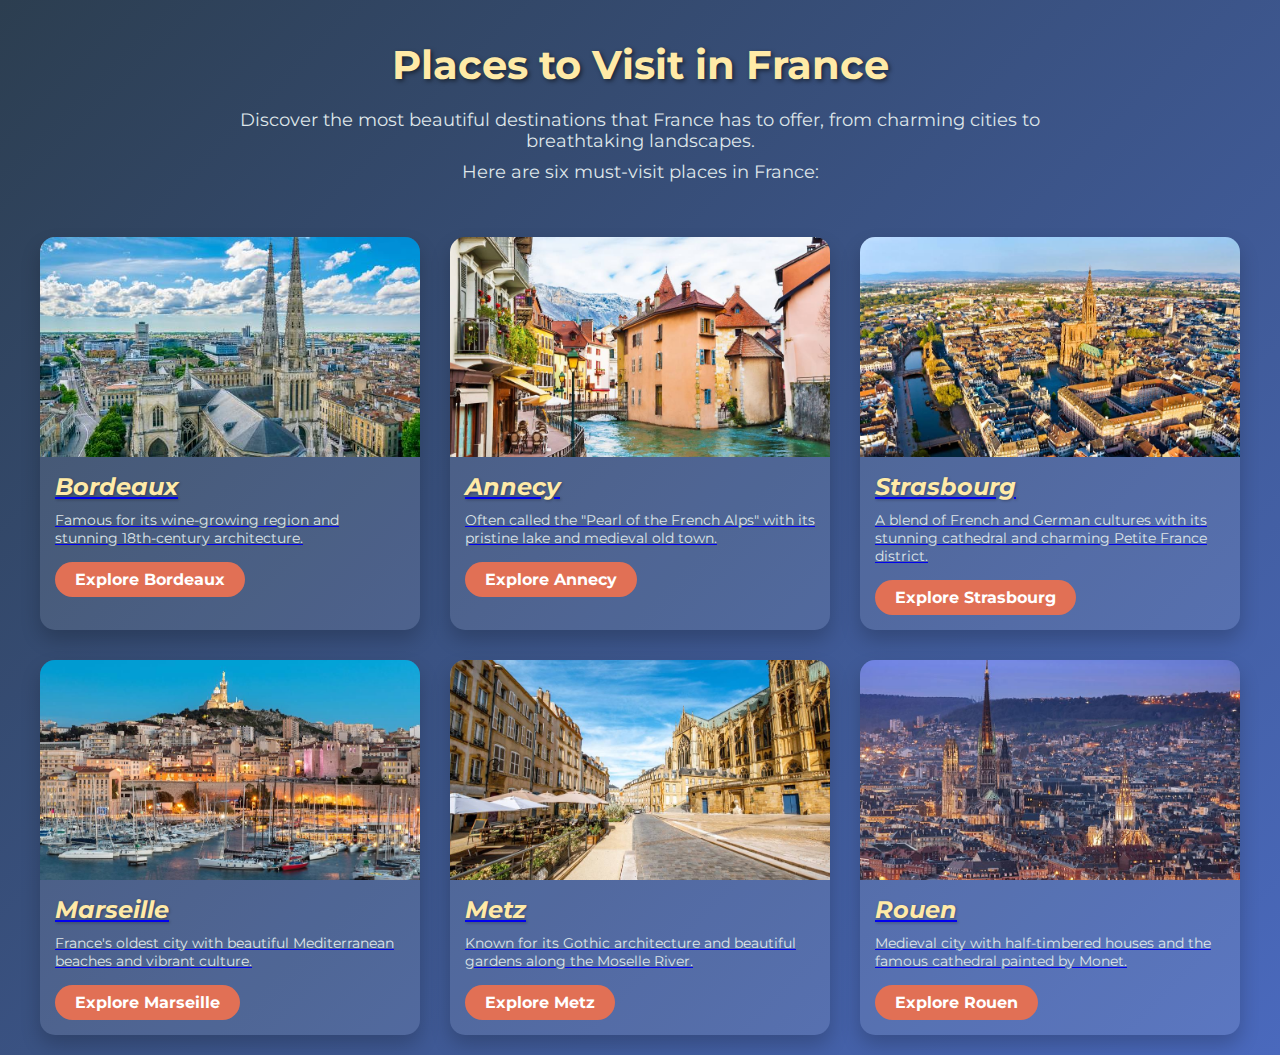
<file: index/index.html>
<!DOCTYPE html>
<html lang="en">
<head>
    <meta charset="UTF-8">
    <meta name="viewport" content="width=device-width, initial-scale=1.0">
    <title>Tourist Places in France</title>
    <link rel="stylesheet" href="style.css">
    <link href="https://fonts.googleapis.com/css2?family=Montserrat:wght@400;500;700&display=swap" rel="stylesheet">
</head>
<body>
    <header>
        <h1>Places to Visit in France</h1>
        <p>Discover the most beautiful destinations that France has to offer, from charming cities to breathtaking landscapes.</p>
        <p>Here are six must-visit places in France:</p> 
    </header>
    
    <main>
        <div class="destination-card">
            <a href="../bordeaux/Bordeaux.html" target="_main">
                <div class="place-image bordeaux"></div>
                <div class="card-content">
                    <h2>Bordeaux</h2>
                    <p>Famous for its wine-growing region and stunning 18th-century architecture.</p>
                    <div class="view-more">Explore Bordeaux</div>
                </div>
            </a>
        </div>
        
        <div class="destination-card">
            <a href="../annecy/Annecy.html" target="_main">
                <div class="place-image annecy"></div>
                <div class="card-content">
                    <h2>Annecy</h2>
                    <p>Often called the "Pearl of the French Alps" with its pristine lake and medieval old town.</p>
                    <div class="view-more">Explore Annecy</div>
                </div>
            </a>
        </div>
        
        <div class="destination-card">
            <a href="../strasbourg/Strasbourg.html" target="_main">
                <div class="place-image strasbourg"></div>
                <div class="card-content">
                    <h2>Strasbourg</h2>
                    <p>A blend of French and German cultures with its stunning cathedral and charming Petite France district.</p>
                    <div class="view-more">Explore Strasbourg</div>
                </div>
            </a>
        </div>
        
        <div class="destination-card">
            <a href="../marseille/Marseille.html" target="_main">
                <div class="place-image marseille"></div>
                <div class="card-content">
                    <h2>Marseille</h2>
                    <p>France's oldest city with beautiful Mediterranean beaches and vibrant culture.</p>
                    <div class="view-more">Explore Marseille</div>
                </div>
            </a>
        </div>
        
        <div class="destination-card">
            <a href="../metz/Metz.html" target="_main">
                <div class="place-image metz"></div>
                <div class="card-content">
                    <h2>Metz</h2>
                    <p>Known for its Gothic architecture and beautiful gardens along the Moselle River.</p>
                    <div class="view-more">Explore Metz</div>
                </div>
            </a>
        </div>
        
        <div class="destination-card">
            <a href="../rouen/Rouen.html" target="_main">
                <div class="place-image rouen"></div>
                <div class="card-content">
                    <h2>Rouen</h2>
                    <p>Medieval city with half-timbered houses and the famous cathedral painted by Monet.</p>
                    <div class="view-more">Explore Rouen</div>
                </div>
            </a>
        </div>
    </main>

    <script>
        // Add JavaScript for additional animations
        document.addEventListener('DOMContentLoaded', function() {
            const cards = document.querySelectorAll('.destination-card');
            
            // Animate cards when they come into view
            const observer = new IntersectionObserver((entries) => {
                entries.forEach(entry => {
                    if (entry.isIntersecting) {
                        entry.target.style.opacity = '1';
                        observer.unobserve(entry.target);
                    }
                });
            }, {
                threshold: 0.1
            });
            
            cards.forEach(card => {
                observer.observe(card);
            });
        });
    </script>
</body>
</html>
</file>
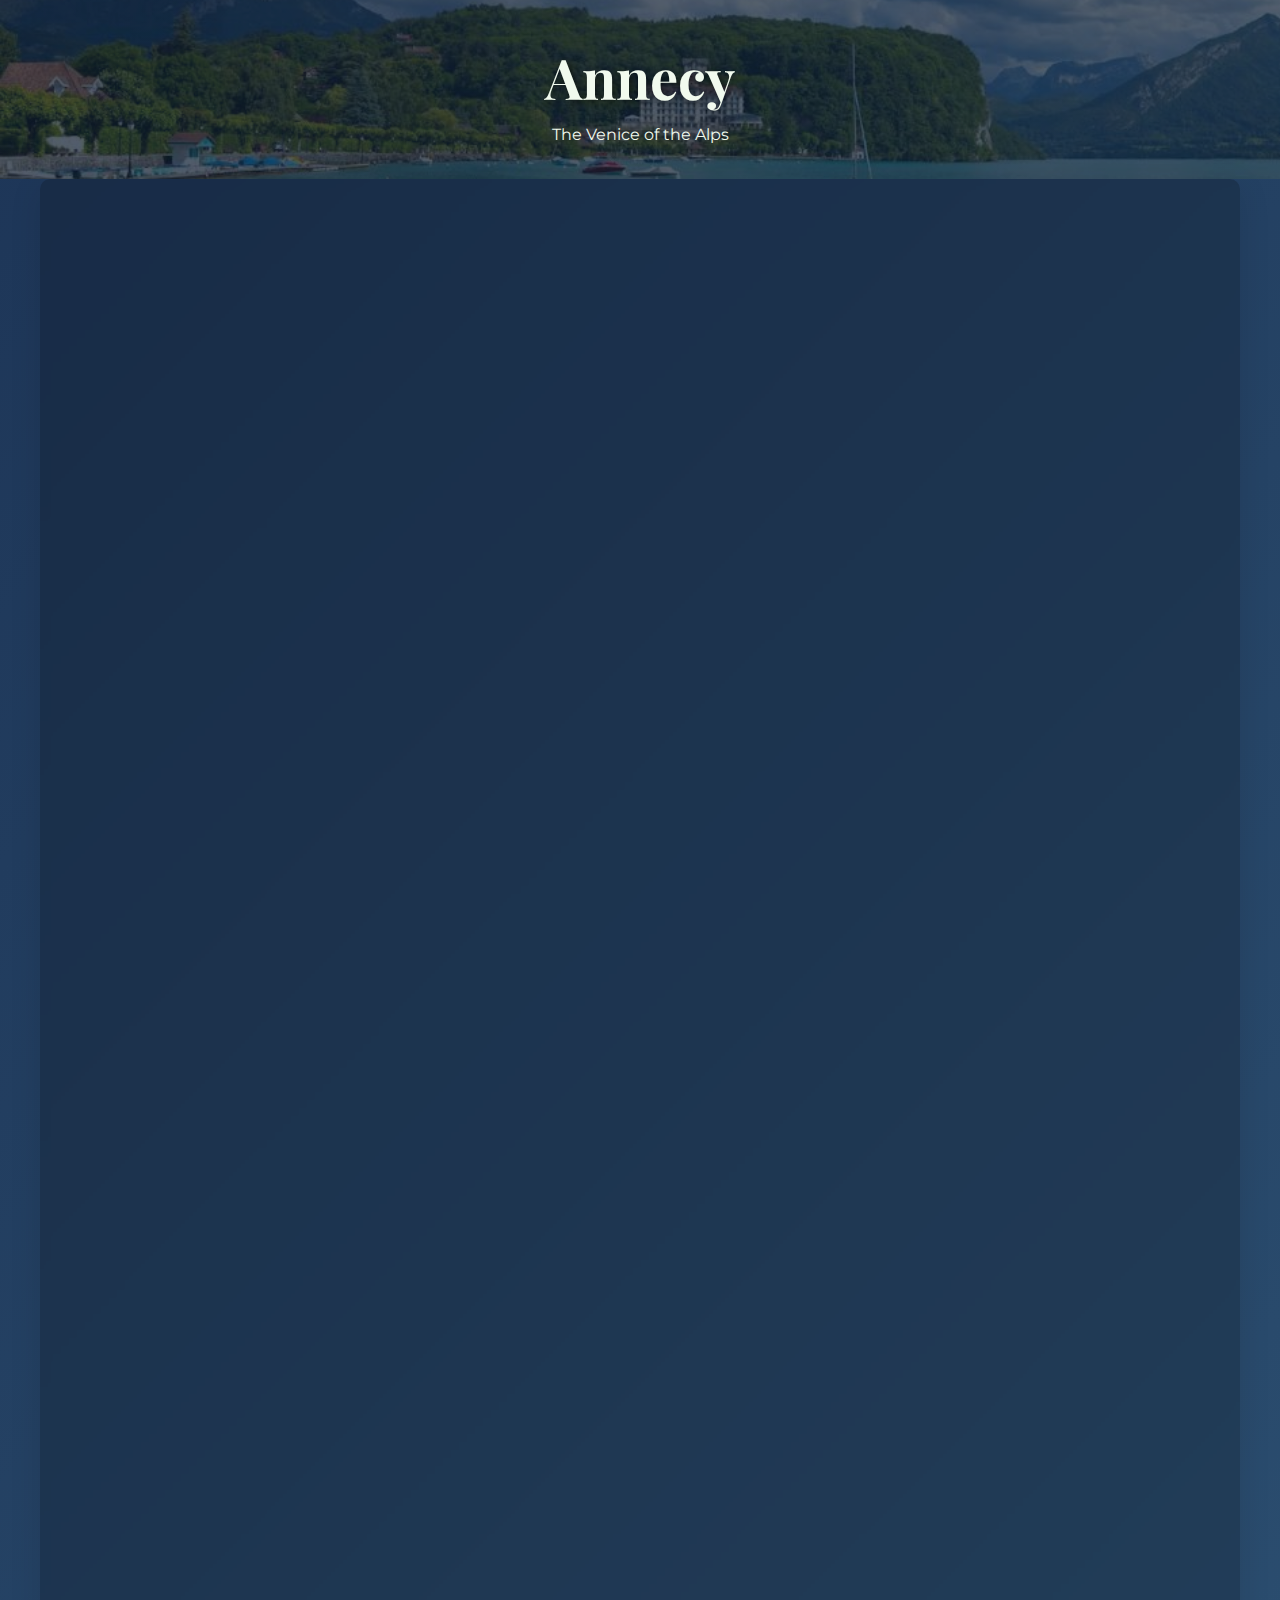
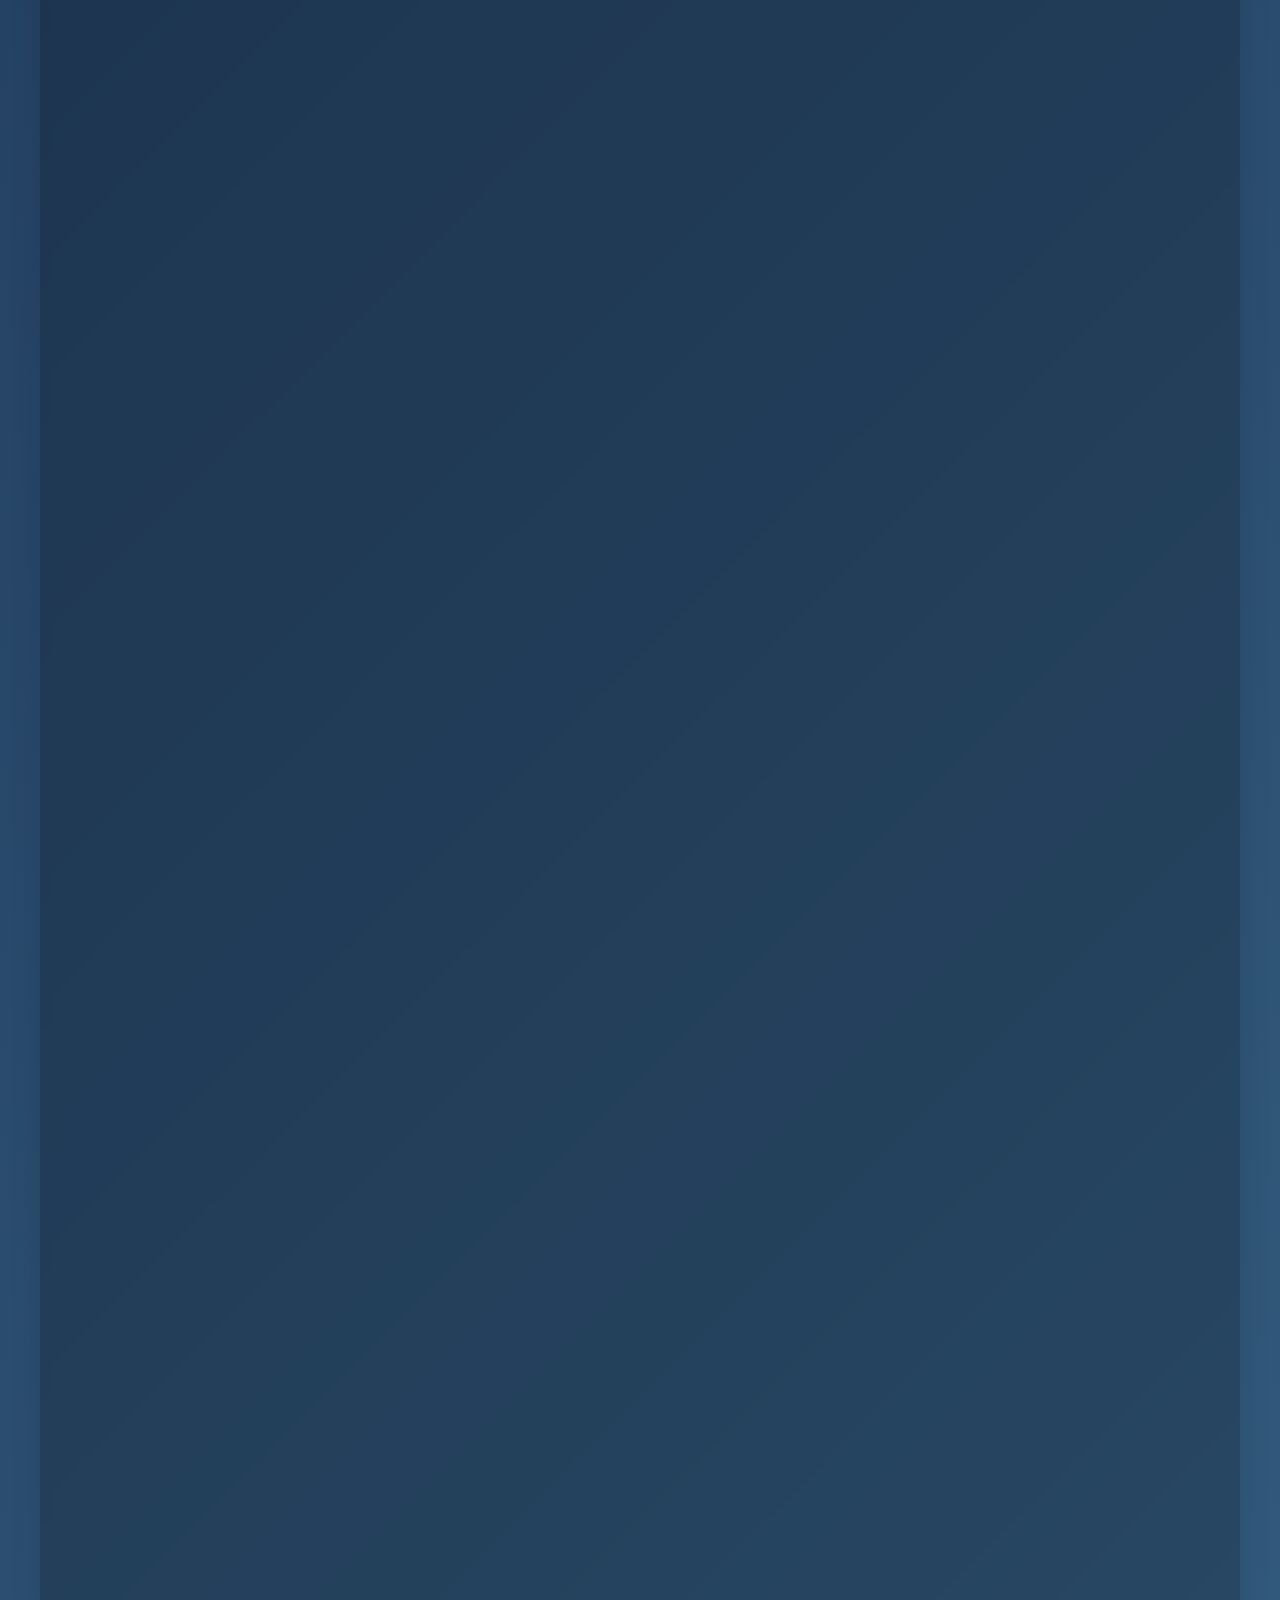
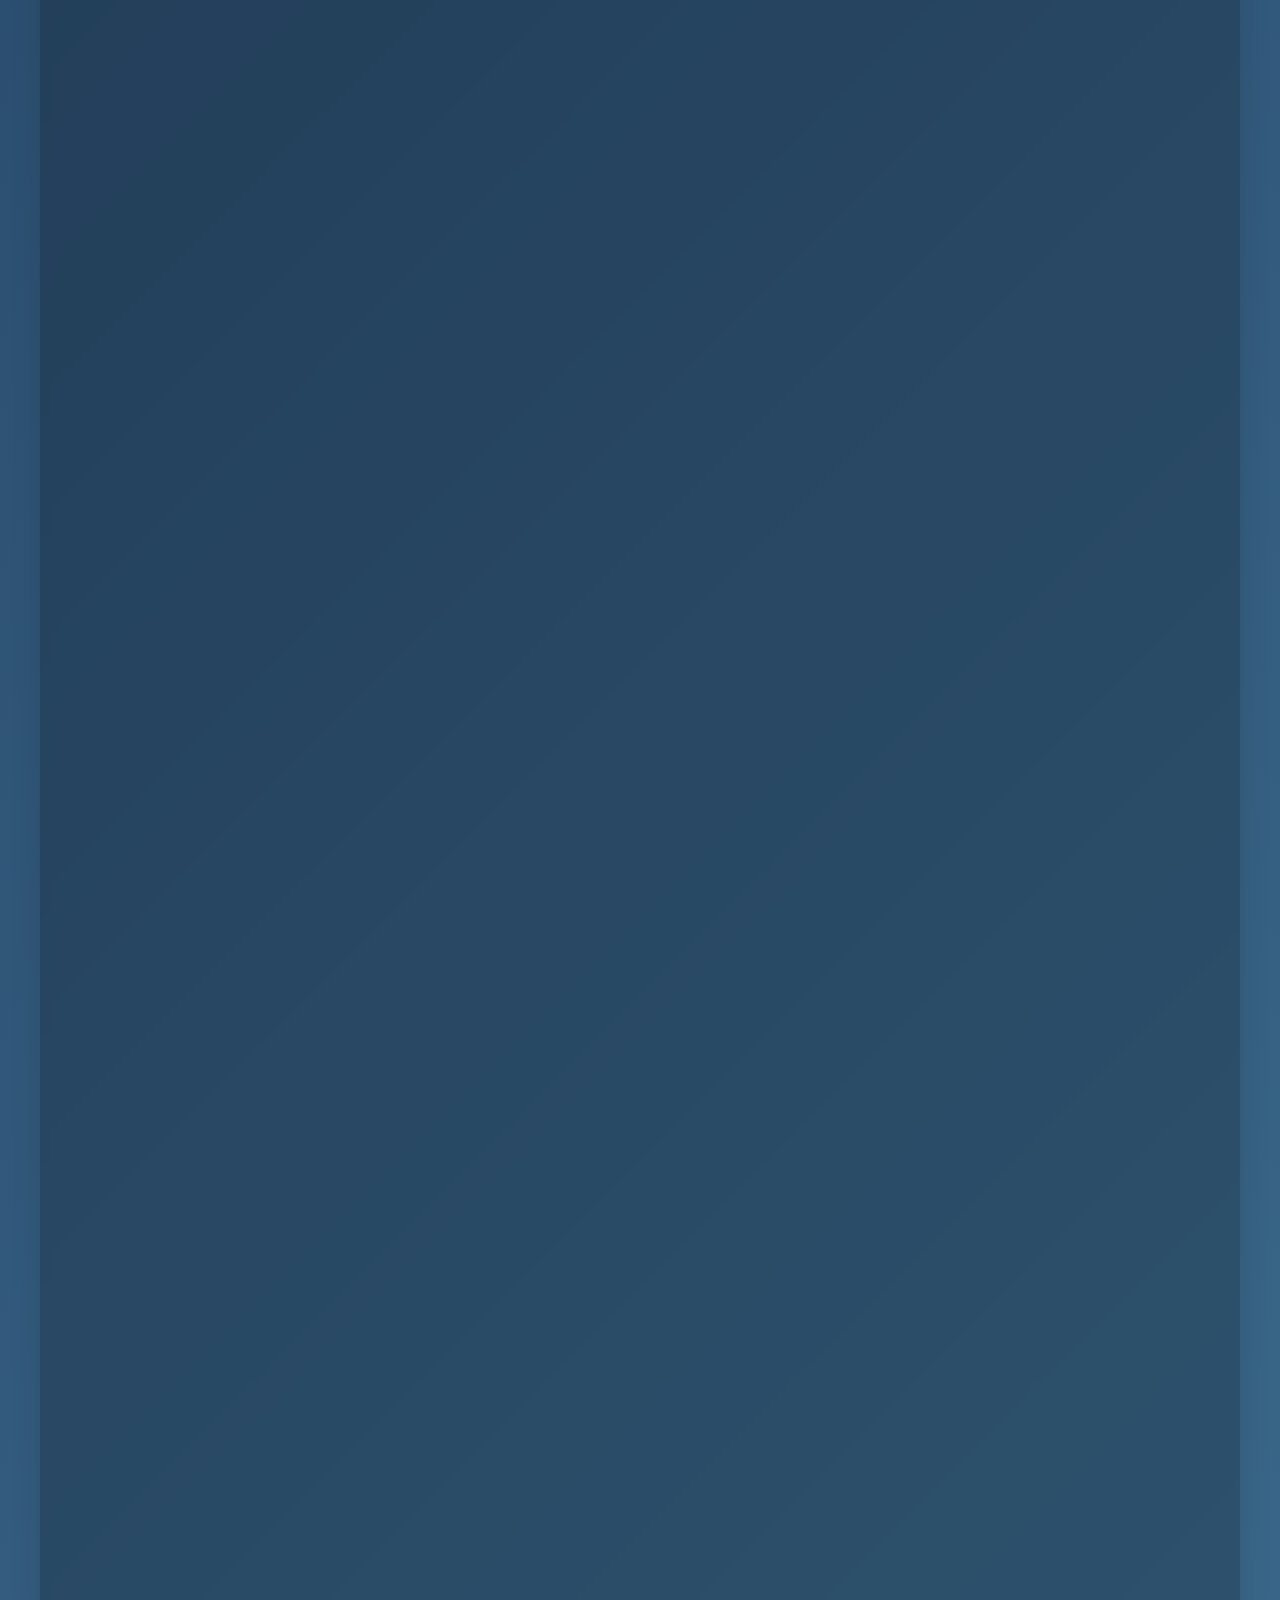
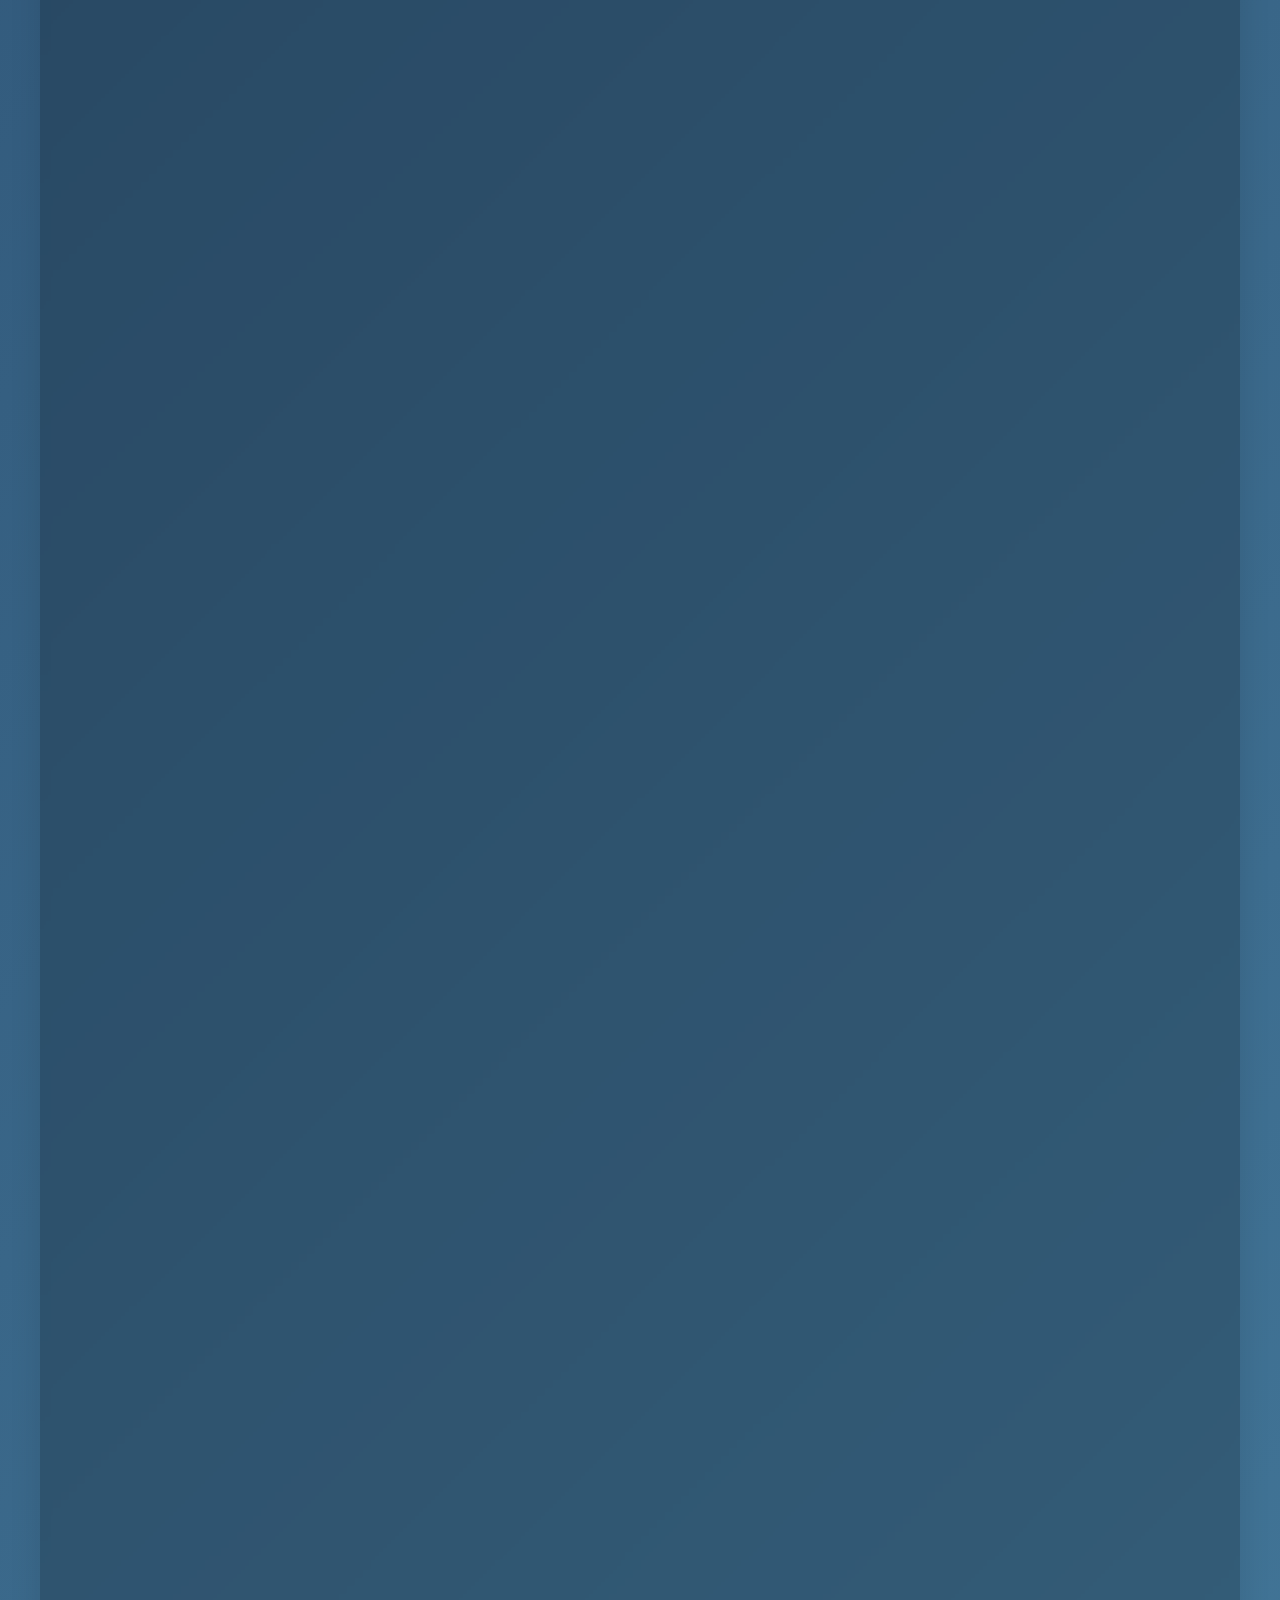
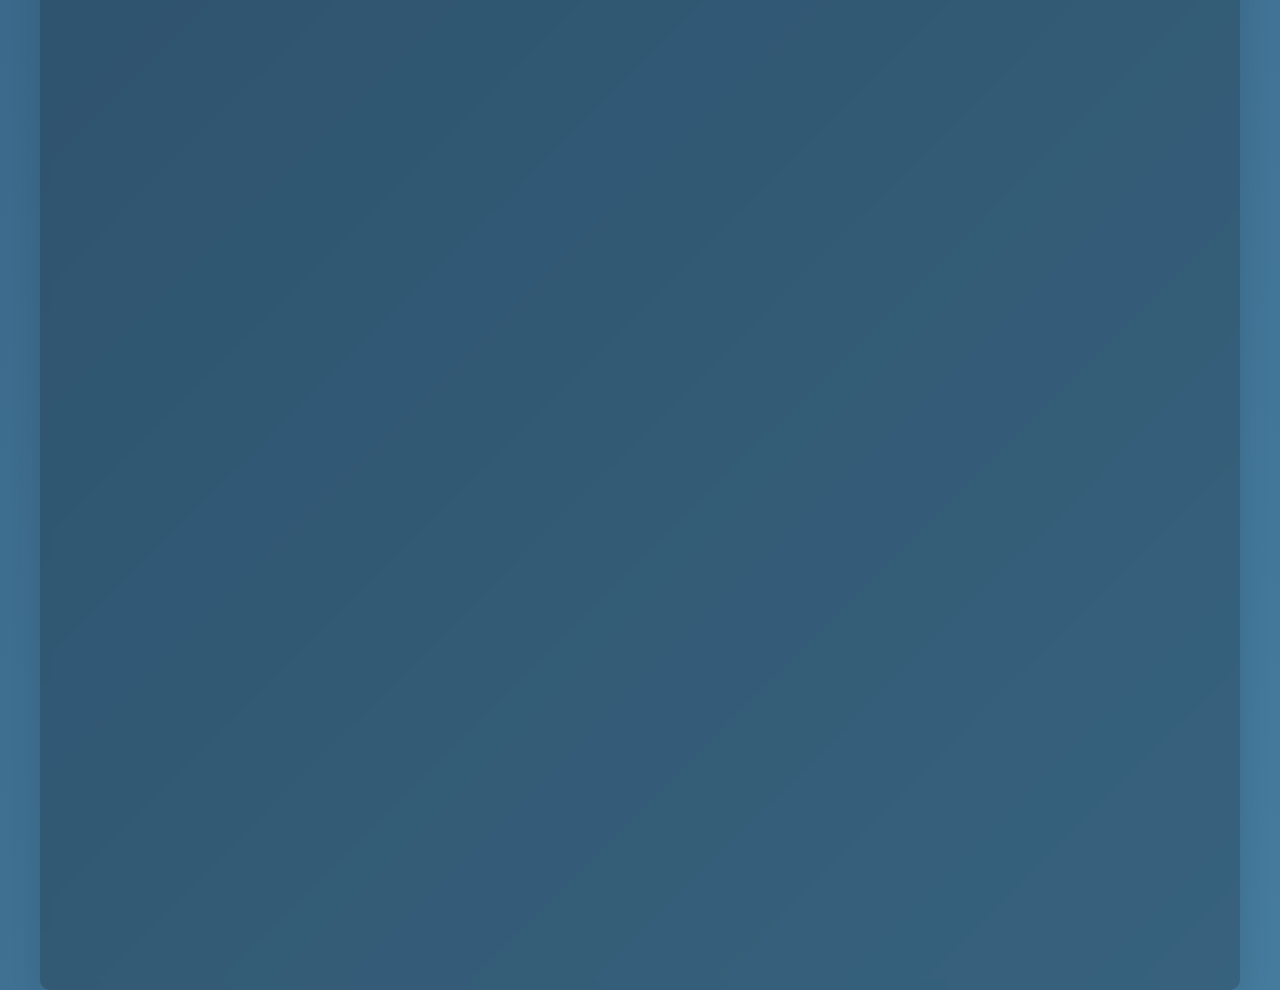
<file: annecy/Annecy.html>
<!DOCTYPE html>
<html lang="en">
<head>
    <meta charset="UTF-8">
    <meta name="viewport" content="width=device-width, initial-scale=1.0">
    <title>Annecy - The Venice of the Alps</title>
    <link rel="stylesheet" href="style.css">
    <link href="https://fonts.googleapis.com/css2?family=Montserrat:wght@400;500;600&family=Playfair+Display:ital,wght@0,600;1,400&display=swap" rel="stylesheet">
</head>
<body>
    <header>
        <h1>Annecy</h1>
        <div class="subtitle">The Venice of the Alps</div>
    </header>
    
    <main>
        <section class="section intro">
            <p>Annecy, France, is a stunning town in the Auvergne-Rhône-Alpes region, often called the <b>"Venice of the Alps"</b> because of its picturesque canals and charming old town.</p>
            <p>It's famous for:</p>
        </section>
        
        <section class="section" id="lake">
            <h2>Lake Annecy</h2>
            <div class="image-gallery">
                <div class="image-card" style="--image-index: 1">
                    <img src="Lake annency.jpg" class="annecy-img" alt="Lake Annecy">
                    <div class="image-caption">Crystal clear waters of Lake Annecy</div>
                </div>
                <div class="image-card" style="--image-index: 2">
                    <img src="mountainannency.jpg" class="annecy-img" alt="Mountains surrounding Annecy">
                    <div class="image-caption">Breathtaking mountain views</div>
                </div>
            </div>
            
            <ul>
                <li>One of the cleanest lakes in Europe, thanks to strict environmental protection.</li>
                <li>Surrounded by breathtaking mountain views, making it perfect for relaxation and photography.</li>
                <li>Activities include:</li>
                <ul>
                    <li>Swimming – Several beaches like Plage d'Albigny and Plage de l'Impérial.</li>
                    <li>Boat rides – Rent a pedal boat, motorboat, or take a scenic cruise.</li>
                    <li>Kayaking & Paddleboarding – Calm waters make it ideal for beginners.</li>
                    <li>Cycling – A 42 km bike path circles the lake.</li>
                    <li>Diving – Yes! There are underwater remains of prehistoric stilt houses.</li>
                </ul>
                <li>Best time to visit: Spring to early autumn (April–September) for water activities.</li>
            </ul>
            
            <div class="image-gallery">
                <div class="image-card" style="--image-index: 3">
                    <img src="swimming in lake annency.jpg" class="annecy-img" alt="Swimming in Lake Annecy">
                    <div class="image-caption">Swimming in the pristine waters</div>
                </div>
                <div class="image-card" style="--image-index: 4">
                    <img src="boat rides in annency.jpg" class="annecy-img" alt="Boat rides in Annecy">
                    <div class="image-caption">Scenic boat rides on the lake</div>
                </div>
                <div class="image-card" style="--image-index: 5">
                    <img src="kayakannency.jpg" class="annecy-img" alt="Kayaking in Annecy">
                    <div class="image-caption">Kayaking adventures</div>
                </div>
                <div class="image-card" style="--image-index: 6">
                    <img src="cyclingannency.jpg" class="annecy-img" alt="Cycling around Annecy Lake">
                    <div class="image-caption">Cycling around the lake</div>
                </div>
            </div>
        </section>
        
        <section class="section" id="old-town">
            <h2>Old Town (Vielle Ville)</h2>
            <div class="image-gallery">
                <div class="image-card" style="--image-index: 7">
                    <img src="old town.jpg" class="annecy-img" alt="Old Town Annecy">
                    <div class="image-caption">Charming canals of Vielle Ville</div>
                </div>
            </div>
            
            <ul>
                <li>A fairytale-like district with cobblestone streets, pastel-colored houses, and flower-lined canals.</li>
                <li>The Thiou River flows through the town, creating a Venice-like atmosphere.</li>
                <li>Key spots to explore:</li>
                <ul>
                    <li>Rue Sainte-Claire – A charming street with medieval arcades and cafés.</li>
                    <li>Pont des Amours (Lovers' Bridge) – A romantic spot with scenic lake views.</li>
                    <li>Marché d'Annecy – A vibrant market selling local cheeses, meats, and crafts (Tuesdays, Fridays, and Sundays).</li>
                </ul>
                <li><b>Perfect for:</b> Strolling, photography, and experiencing Annecy's history.</li>
            </ul>
            
            <div class="image-gallery">
                <div class="image-card" style="--image-index: 8">
                    <img src="cafeoldtown.jpg" class="annecy-img" alt="Cafés in Old Town">
                    <div class="image-caption">Cozy cafés in Rue Sainte-Claire</div>
                </div>
                <div class="image-card" style="--image-index: 9">
                    <img src="bridgeoldtown.jpg" class="annecy-img" alt="Lovers' Bridge">
                    <div class="image-caption">Pont des Amours (Lovers' Bridge)</div>
                </div>
                <div class="image-card" style="--image-index: 10">
                    <img src="oldtownmarket.jpg" class="annecy-img" alt="Annecy Market">
                    <div class="image-caption">Vibrant local market</div>
                </div>
            </div>
        </section>
        
        <section class="section" id="island-palace">
            <h2>Palais de l'Isle (The Island Palace)</h2>
            <div class="image-gallery">
                <div class="image-card" style="--image-index: 11">
                    <img src="Island palace.jpg" class="annecy-img" alt="Palais de l'Isle">
                    <div class="image-caption">The iconic Island Palace</div>
                </div>
            </div>
            
            <ul>
                <li>A 12th-century fortress that looks like a ship floating in the canal.</li>
                <li>One of the most photographed buildings in France!</li>
                <li><b>Served as:</b></li>
                <ul>
                    <li>A residence for the Lord of Annecy.</li>
                    <li>A courthouse in the 16th century.</li>
                    <li>A prison during various historical periods.</li>
                </ul>
                <li>Now a museum, showcasing Annecy's history and medieval architecture.</li>
                <li><b>Great for:</b> History lovers and anyone wanting an iconic Annecy photo.</li>
            </ul>
        </section>
        
        <section class="section" id="castle">
            <h2>Château d'Annecy (Annecy Castle)</h2>
            <div class="image-gallery">
                <div class="image-card" style="--image-index: 12">
                    <img src="annencycastle.jpg" class="annecy-img" alt="Annecy Castle">
                    <div class="image-caption">Medieval Château d'Annecy</div>
                </div>
            </div>
            
            <ul>
                <li>A medieval castle that was the home of the Counts of Geneva.</li>
                <li><b>Features:</b></li>
                <ul>
                    <li>A tower with panoramic views over Annecy.</li>
                    <li>The Museum of Alpine History, showcasing local art, archaeology, and furniture.</li>
                    <li>An aquatic exhibit with details about Lake Annecy's ecosystem.</li>
                </ul>
                <li><b>Pro tip:</b> Visit at sunset for amazing views over the town and lake.</li>
            </ul>
        </section>
        
        <section class="section" id="outdoor">
            <h2>Outdoor Activities in Annecy</h2>
            <div class="image-gallery">
                <div class="image-card" style="--image-index: 13">
                    <img src="annencyparagliding.webp" class="annecy-img" alt="Paragliding in Annecy">
                    <div class="image-caption">Paragliding over Lake Annecy</div>
                </div>
                <div class="image-card" style="--image-index: 14">
                    <img src="annencyhiking.jpg" class="annecy-img" alt="Hiking in Annecy">
                    <div class="image-caption">Hiking trails with spectacular views</div>
                </div>
            </div>
            
            <ul>
                <li><b>Paragliding - </b>One of the top spots in the world! Fly over the lake from Col de la Forclaz.</li>
                <li><b>Hiking</b></li>
                <ul>
                    <li>Mont Veyrier (Easy, stunning lake views)</li>
                    <li>La Tournette (Challenging, highest peak in the area)</li>
                </ul>
                <li><b>Cycling - </b>The Voie Verte du Lac offers a scenic 42 km ride around the lake.</li>
                <li><b>Skiing in Winter – </b>Resorts like La Clusaz and Le Grand Bornand are just 30–40 minutes away</li>
            </ul>
            
            <div class="image-gallery">
                <div class="image-card" style="--image-index: 15">
                    <img src="annencyeasyhiking.jpg" class="annecy-img" alt="Easy hiking routes">
                    <div class="image-caption">Mont Veyrier hiking trail</div>
                </div>
                <div class="image-card" style="--image-index: 16">
                    <img src="annencyhardhiking.jpg" class="annecy-img" alt="Challenging hiking">
                    <div class="image-caption">La Tournette challenging peak</div>
                </div>
                <div class="image-card" style="--image-index: 17">
                    <img src="annencyskiing.jpg" class="annecy-img" alt="Skiing near Annecy">
                    <div class="image-caption">Winter skiing near Annecy</div>
                </div>
            </div>
        </section>
        
        <section class="section" id="food">
            <h2>Food & Cheese Specialties</h2>
            <div class="image-gallery">
                <div class="image-card" style="--image-index: 18">
                    <img src="annencytartiflette.jpg" class="annecy-img" alt="Tartiflette">
                    <div class="image-caption">Traditional Tartiflette</div>
                </div>
                <div class="image-card" style="--image-index: 19">
                    <img src="annencyraclette.jpg" class="annecy-img" alt="Raclette">
                    <div class="image-caption">Delicious Raclette</div>
                </div>
                <div class="image-card" style="--image-index: 20">
                    <img src="annencyfondue.avif" class="annecy-img" alt="Fondue">
                    <div class="image-caption">Fondue Savoyarde</div>
                </div>
            </div>
            
            <ul>
                <li><b>Tartiflette – </b> A hearty dish with potatoes, melted Reblochon cheese, onions, and bacon.</li>
                <li><b>Raclette - </b>Melted cheese scraped onto potatoes and charcuterie.</li>
                <li><b>Fondue Savoyarde – </b>A warm, melted cheese dip with bread.</li>
                <li><b>Diots (Savoyard Sausages) – </b>Local pork sausages in white wine sauce.</li>
                <li><b>Local wines – </b> Try white wines like Apremont or Roussette de Savoie.</li>
                <li><b>Sweet Treats – </b>Don't miss local pastries and desserts!</li>
            </ul>
            
            <div class="image-gallery">
                <div class="image-card" style="--image-index: 21">
                    <img src="annencylocalpork.jpg" class="annecy-img" alt="Diots Sausages">
                    <div class="image-caption">Traditional Diots Sausages</div>
                </div>
                <div class="image-card" style="--image-index: 22">
                    <img src="annencywine.jpg" class="annecy-img" alt="Local wines">
                    <div class="image-caption">Local Savoie wines</div>
                </div>
                <div class="image-card" style="--image-index: 23">
                    <img src="annencydesert.jpg" class="annecy-img" alt="Annecy desserts">
                    <div class="image-caption">Sweet local treats</div>
                </div>
            </div>
        </section>
        
        <section class="section" id="visit-time">
            <h2>Best Time to Visit Annecy</h2>
            <div class="image-gallery">
                <div class="image-card" style="--image-index: 24">
                    <img src="Autumnannency.jpg" class="annecy-img" alt="Autumn in Annecy">
                    <div class="image-caption">Autumn colors in Annecy</div>
                </div>
            </div>
            
            <ul>
                <li><b>Spring (April–June):</b> Flowers bloom, and the weather is mild.</li>
                <li><b>Summer (July–August):</b> Best for swimming and outdoor activities, but also the busiest time.</li>
                <li><b>Autumn (September–October):</b> Fewer crowds, beautiful fall colors.</li>
                <li><b>Winter (December–March):</b> Christmas markets and skiing nearby.</li>
            </ul>
        </section>
    </main>
    
    <a href="#" class="back-to-top" id="backToTop">↑</a>
    
    <script>
        // Back to top button functionality
        document.addEventListener('DOMContentLoaded', function() {
            const backToTopButton = document.getElementById('backToTop');
            
            window.addEventListener('scroll', function() {
                if (window.pageYOffset > 300) {
                    backToTopButton.classList.add('visible');
                } else {
                    backToTopButton.classList.remove('visible');
                }
            });
            
            backToTopButton.addEventListener('click', function(e) {
                e.preventDefault();
                window.scrollTo({ top: 0, behavior: 'smooth' });
            });
            
            // Intersection Observer for section animations
            const sections = document.querySelectorAll('.section');
            const observer = new IntersectionObserver((entries) => {
                entries.forEach(entry => {
                    if (entry.isIntersecting) {
                        entry.target.style.animationPlayState = 'running';
                        observer.unobserve(entry.target);
                    }
                });
            }, { threshold: 0.1 });
            
            sections.forEach(section => {
                section.style.animationPlayState = 'paused';
                observer.observe(section);
            });
            
            // Lazy loading for images
            const lazyImages = document.querySelectorAll('.annecy-img');
            
            lazyImages.forEach(img => {
                img.classList.add('lazy-load');
                img.addEventListener('load', function() {
                    this.classList.add('loaded');
                });
            });
        });
    </script>
</body>
</html>
</file>
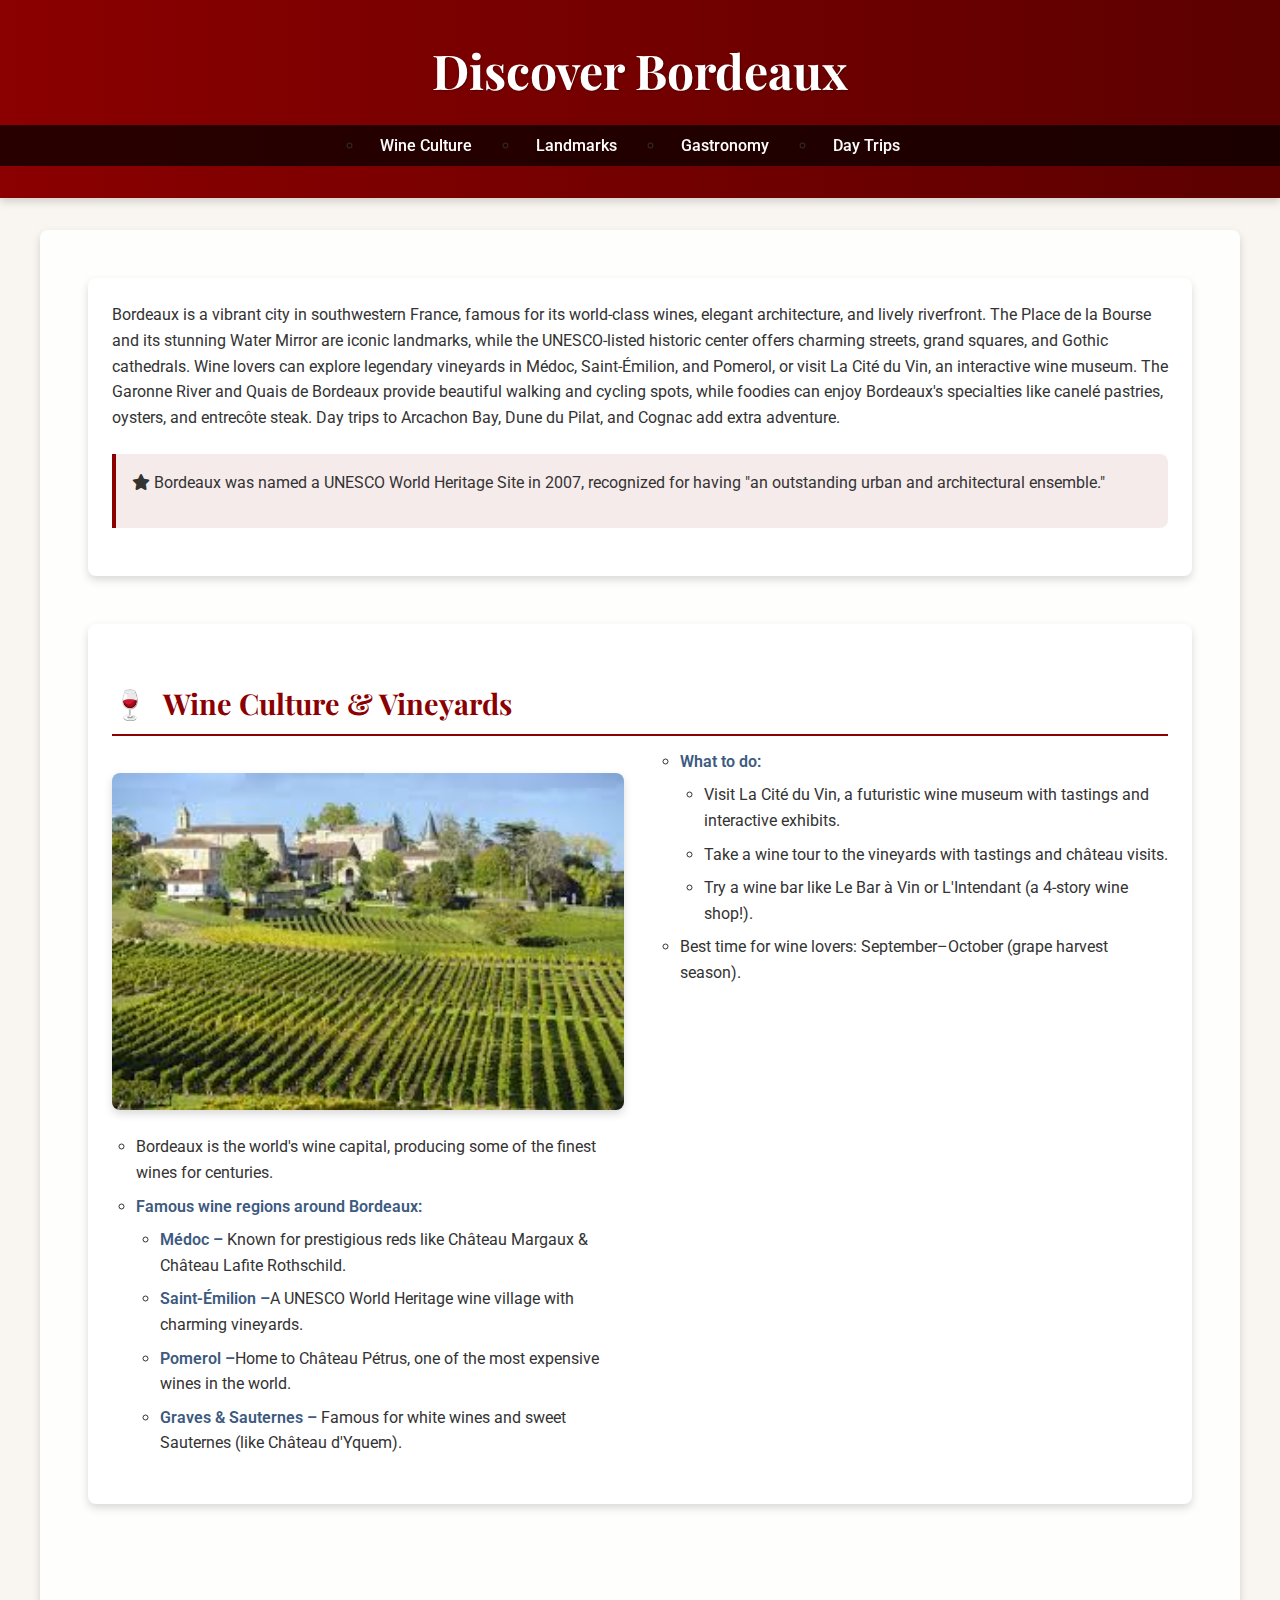
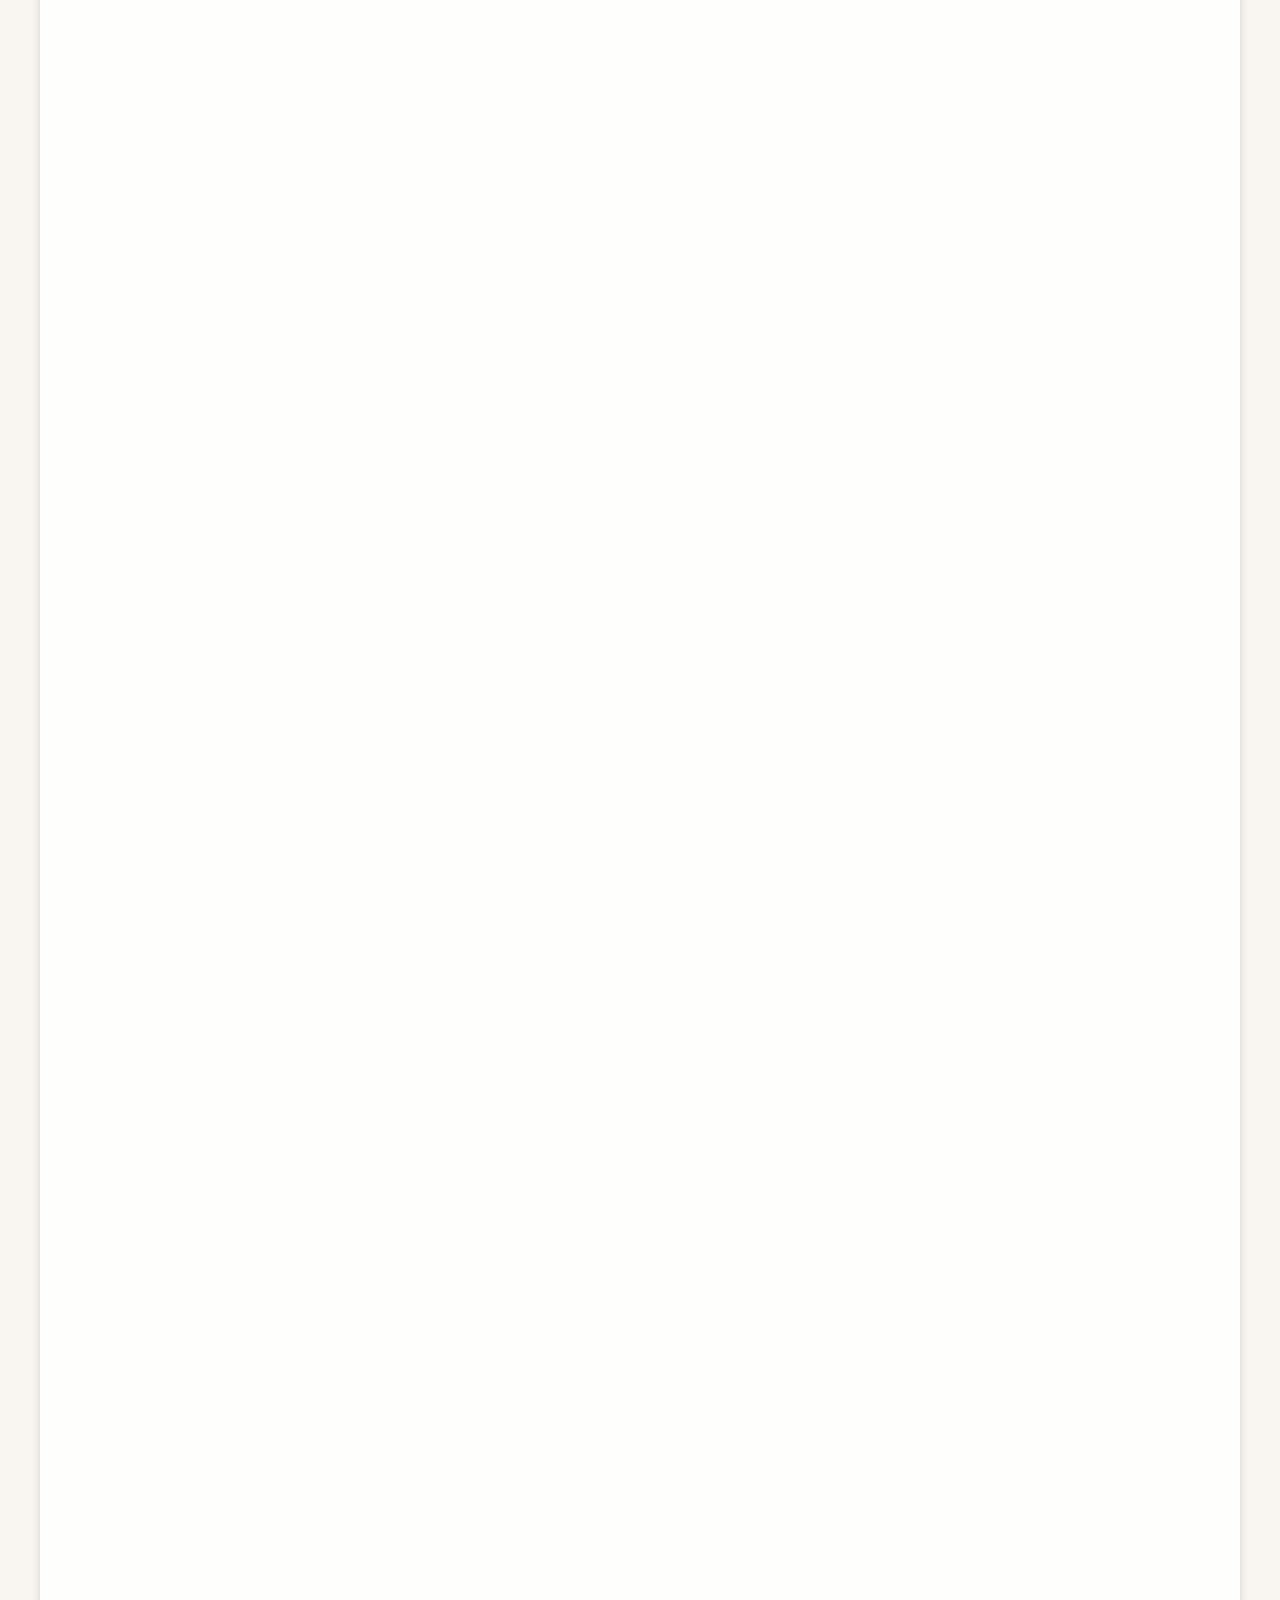
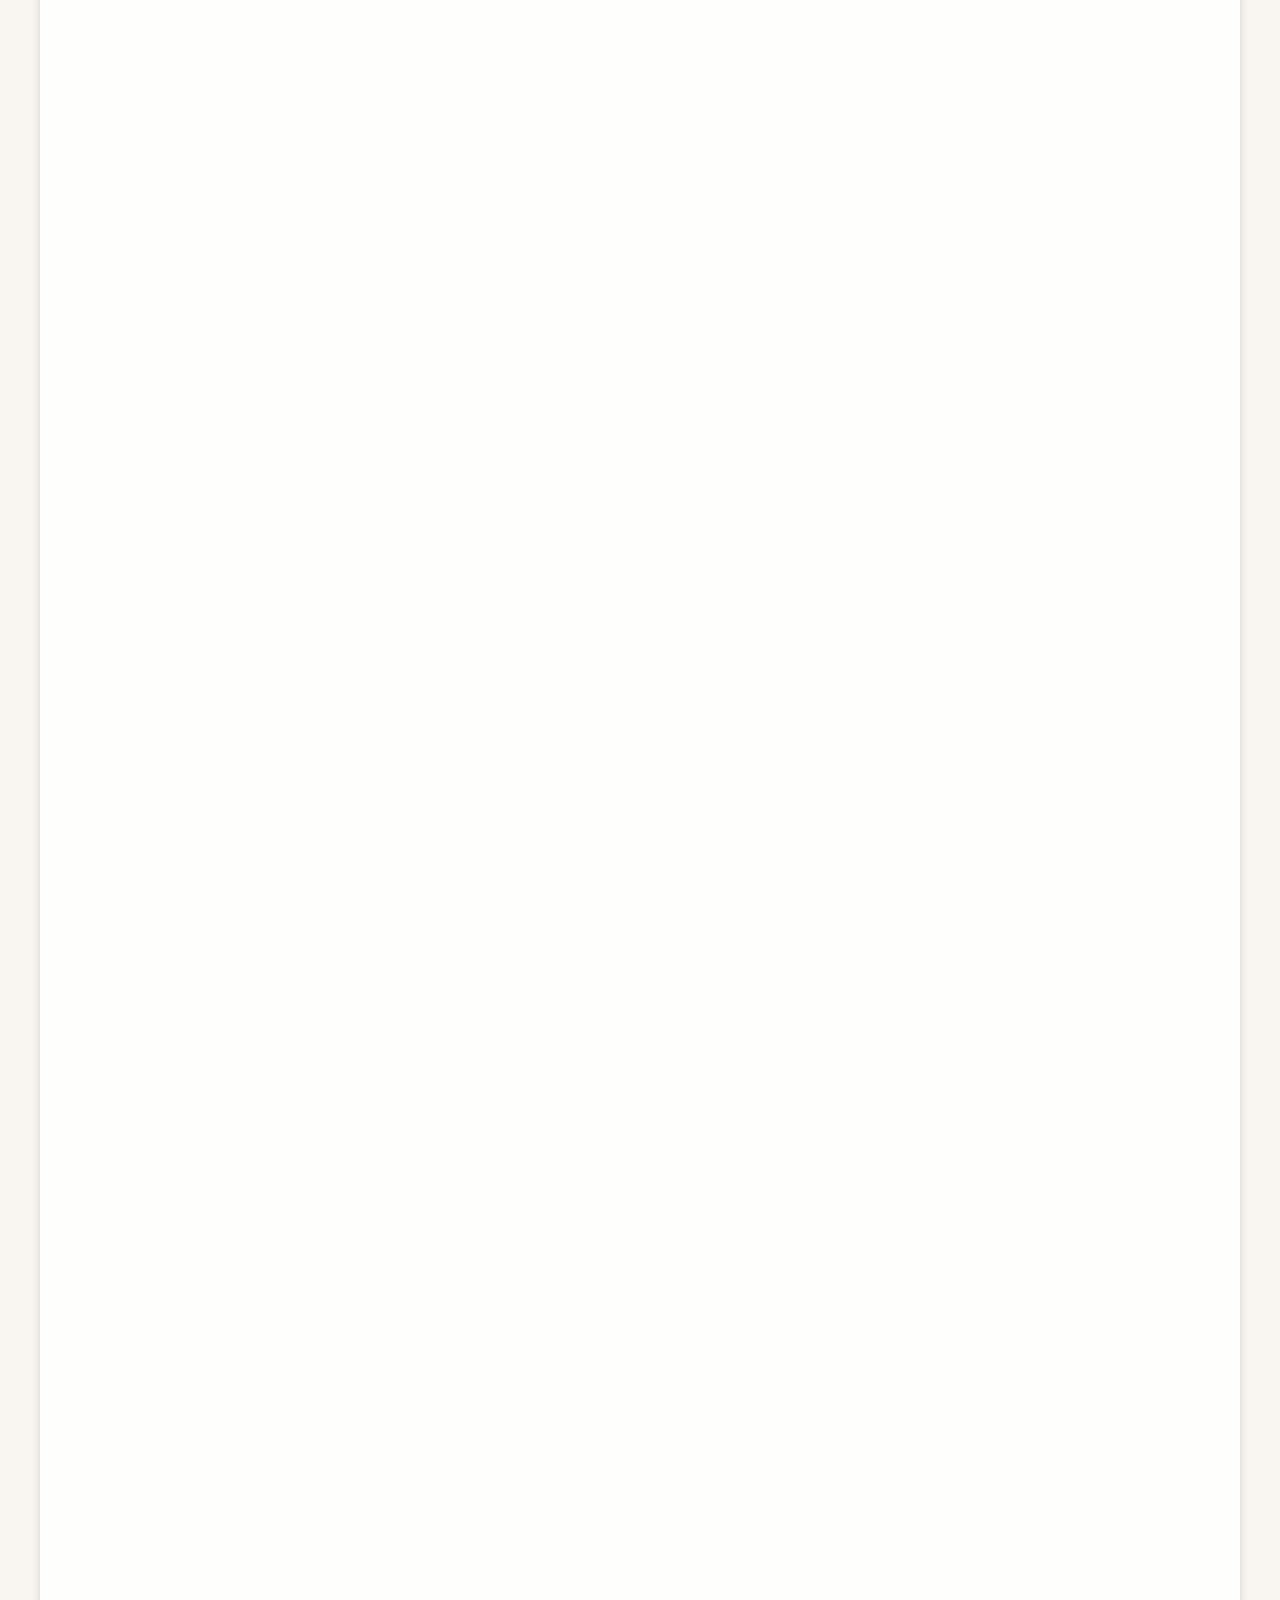
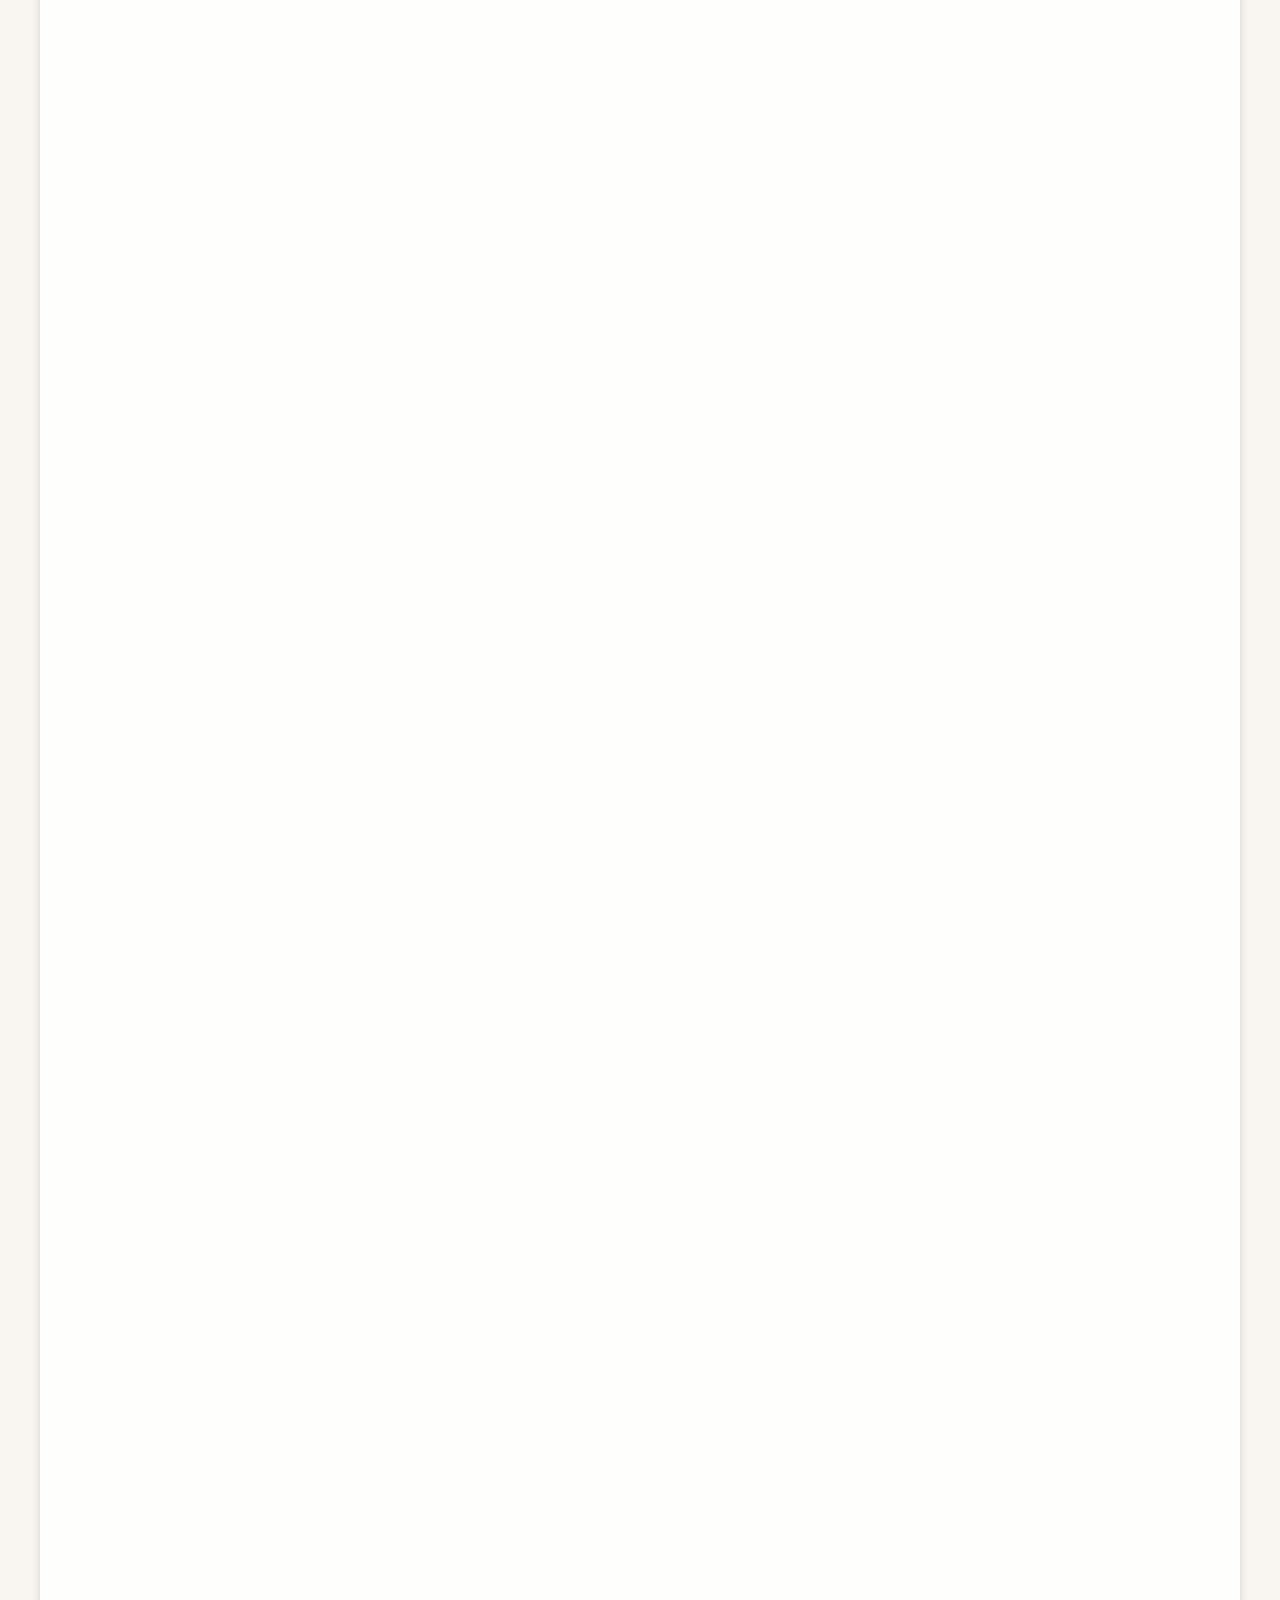
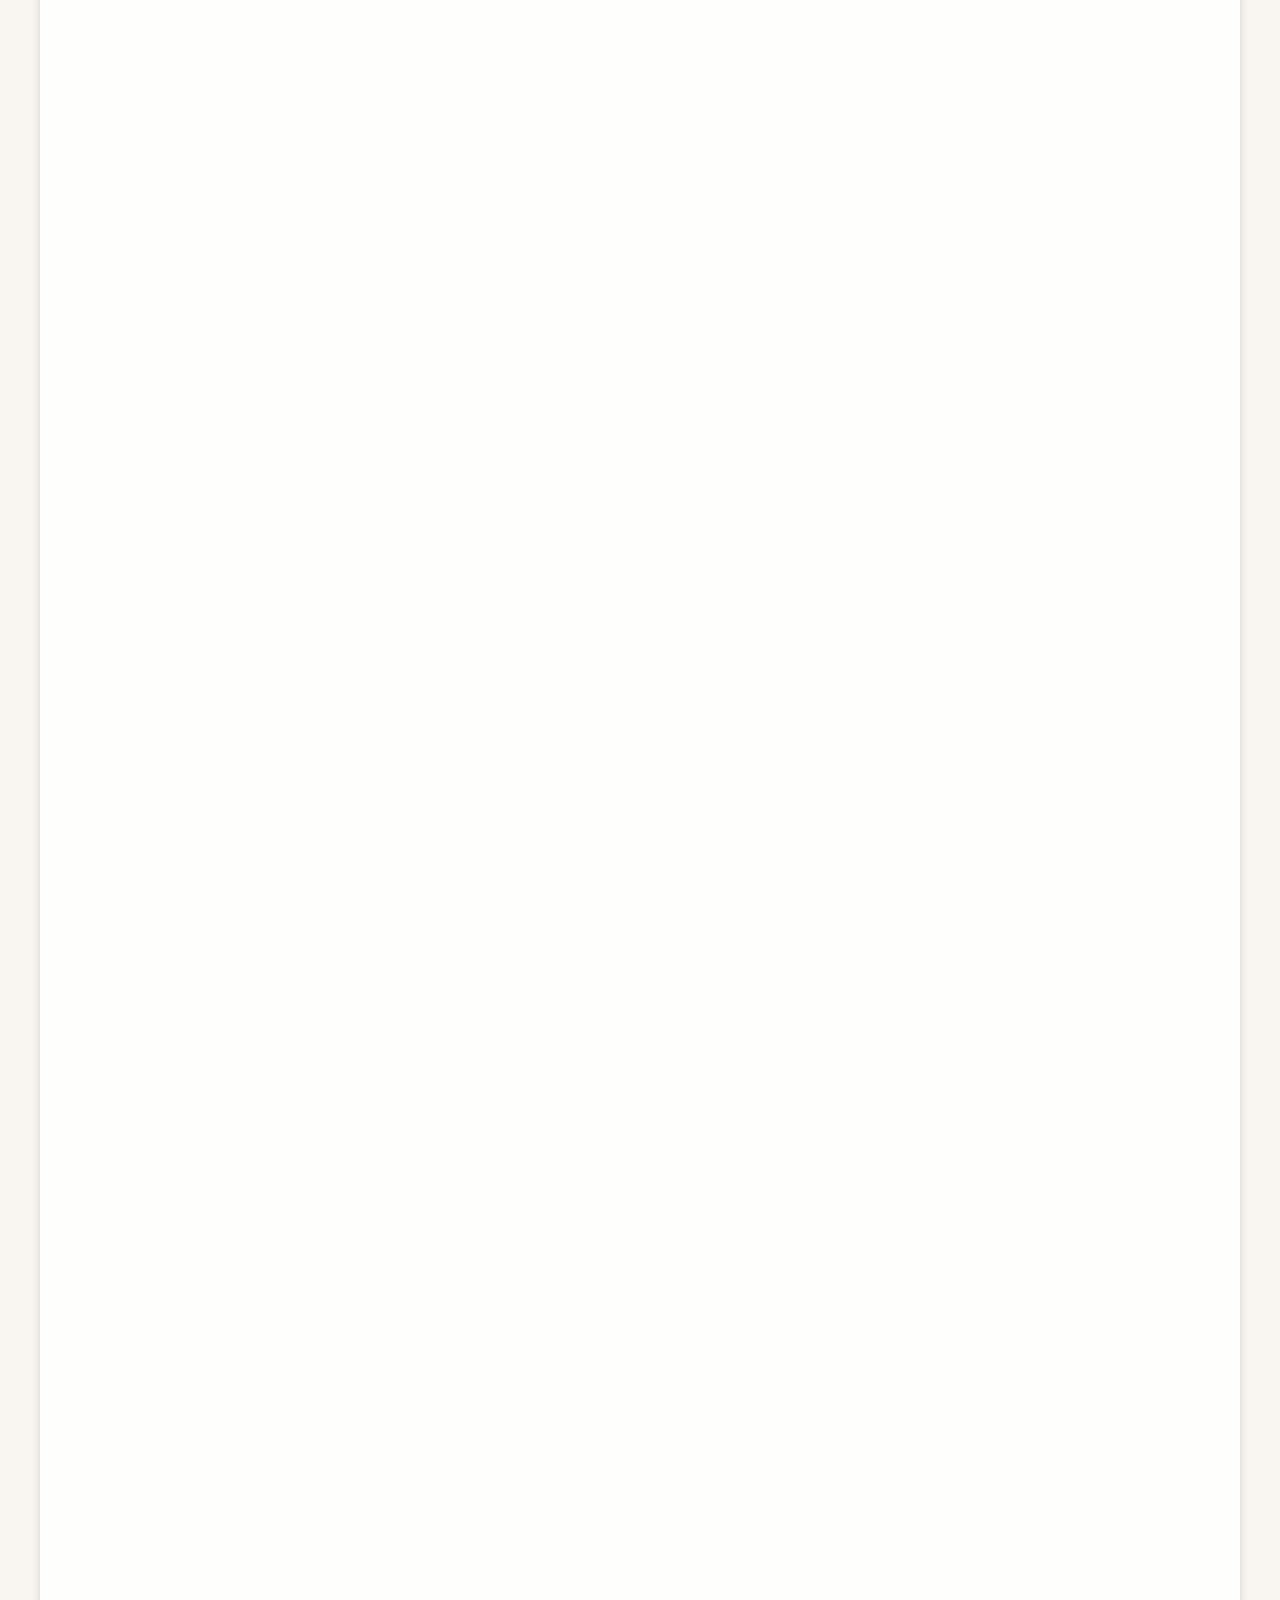
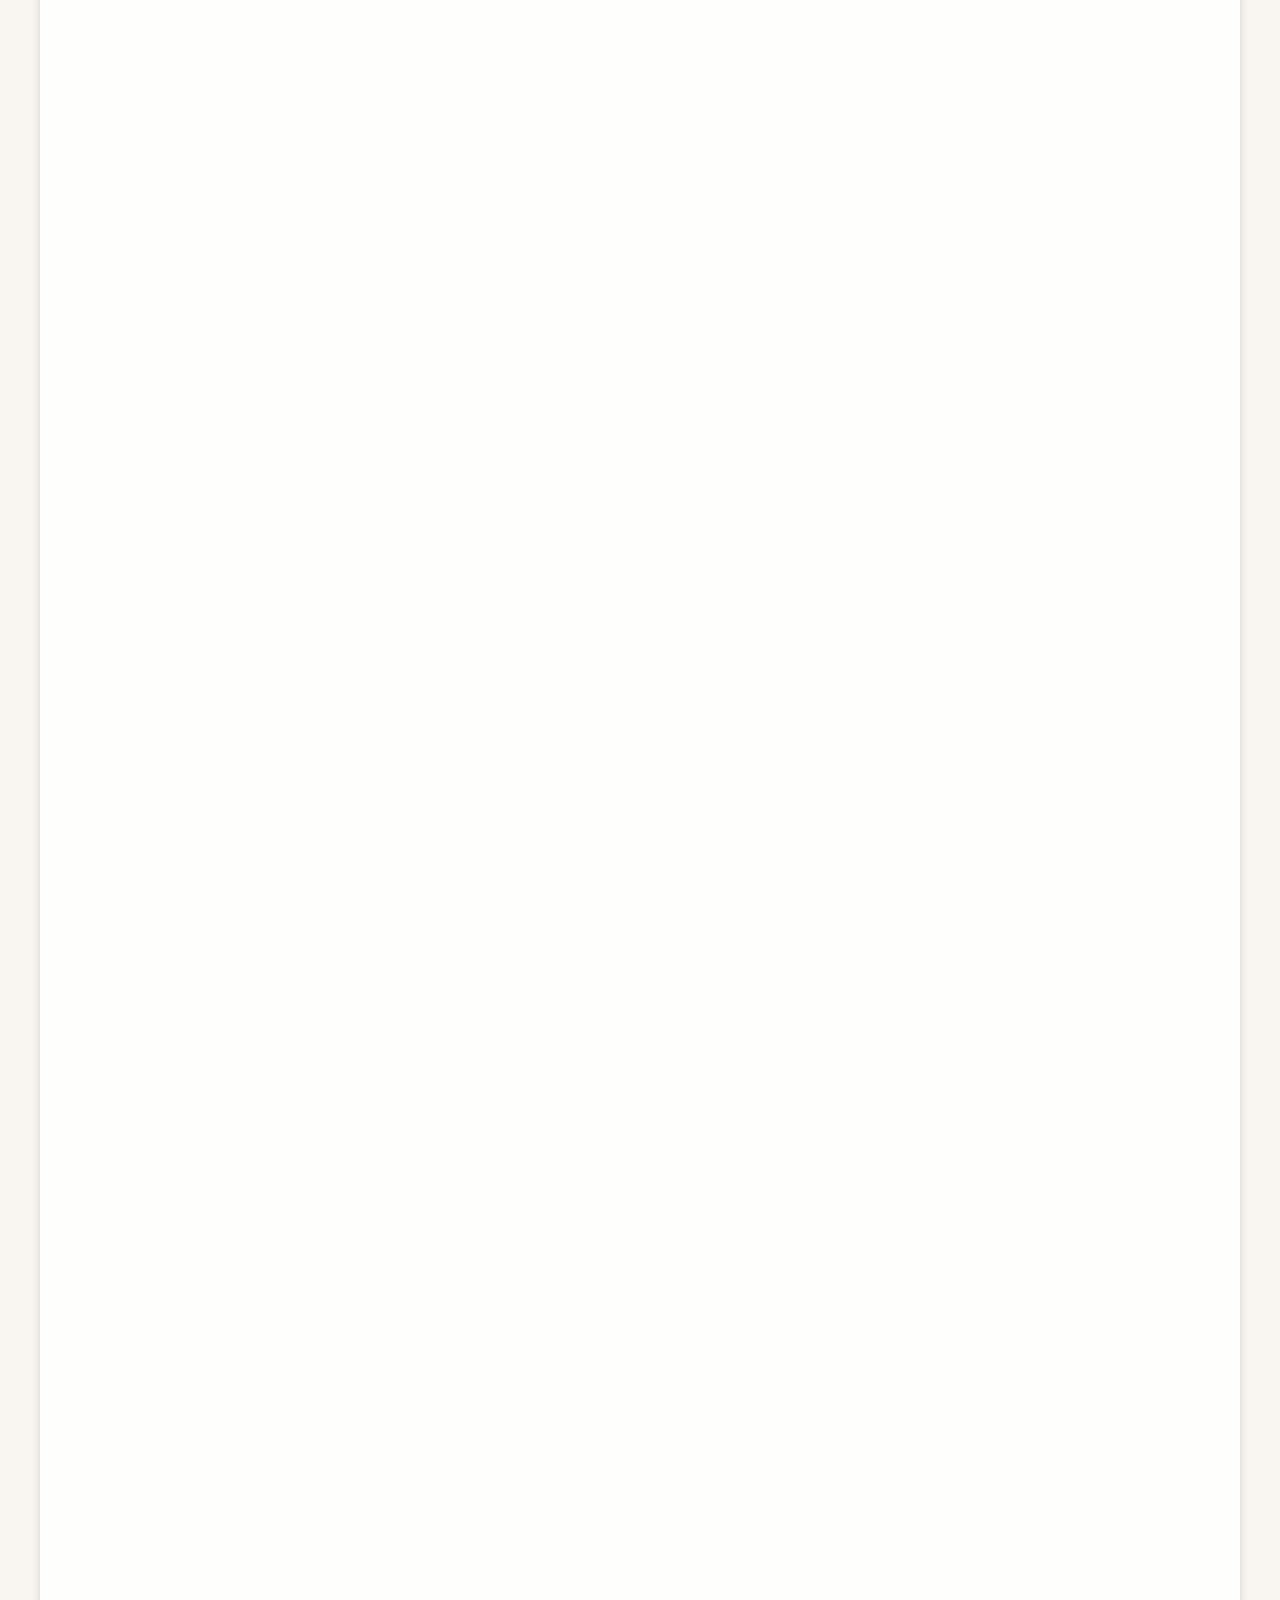
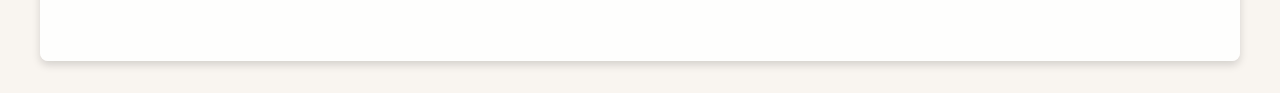
<file: bordeaux/Bordeaux.html>
<!DOCTYPE html>
<html lang="en">
<head>
    <meta charset="UTF-8">
    <meta name="viewport" content="width=device-width, initial-scale=1.0">
    <title>Discover Bordeaux - Wine Capital of the World</title>
    <link rel="stylesheet" href="style.css">
    <link href="https://fonts.googleapis.com/css2?family=Playfair+Display:wght@400;700&family=Roboto:wght@300;400;500&display=swap" rel="stylesheet">
    <link rel="stylesheet" href="https://cdnjs.cloudflare.com/ajax/libs/font-awesome/6.4.0/css/all.min.css">
</head>
<body>
    <header>
        <h1>Discover Bordeaux</h1>
        <nav>
            <ul>
                <li><a href="#wine">Wine Culture</a></li>
                <li><a href="#landmarks">Landmarks</a></li>
                <li><a href="#food">Gastronomy</a></li>
                <li><a href="#daytrips">Day Trips</a></li>
            </ul>
        </nav>
    </header>
    
    <main>
        <section class="intro animate-on-scroll">
            <p>Bordeaux is a vibrant city in southwestern France, famous for its world-class wines, elegant architecture, and lively riverfront. The Place de la Bourse and its stunning Water Mirror are iconic landmarks, while the UNESCO-listed historic center offers charming streets, grand squares, and Gothic cathedrals. Wine lovers can explore legendary vineyards in Médoc, Saint-Émilion, and Pomerol, or visit La Cité du Vin, an interactive wine museum. The Garonne River and Quais de Bordeaux provide beautiful walking and cycling spots, while foodies can enjoy Bordeaux's specialties like canelé pastries, oysters, and entrecôte steak. Day trips to Arcachon Bay, Dune du Pilat, and Cognac add extra adventure.</p>
            <div class="highlight-box">
                <p><i class="fas fa-star"></i> Bordeaux was named a UNESCO World Heritage Site in 2007, recognized for having "an outstanding urban and architectural ensemble."</p>
            </div>
        </section>

        <section id="wine" class="animate-on-scroll">
            <h2>Wine Culture & Vineyards</h2>
            <div class="content-wrapper">
                <div>
                    <img src="bordeauxwineculture.jpg" class="bordeaux-img" alt="Bordeaux vineyards">
                    <ul>
                        <li>Bordeaux is the world's wine capital, producing some of the finest wines for centuries.</li>
                        <li><b>Famous wine regions around Bordeaux:</b></li>
                        <ul>
                            <li><b>Médoc – </b>Known for prestigious reds like Château Margaux & Château Lafite Rothschild.</li>
                            <li><b>Saint-Émilion –</b>A UNESCO World Heritage wine village with charming vineyards.</li>
                            <li><b>Pomerol –</b>Home to Château Pétrus, one of the most expensive wines in the world.</li>
                            <li><b>Graves & Sauternes – </b>Famous for white wines and sweet Sauternes (like Château d'Yquem).</li>
                        </ul>
                    </ul>
                </div>
                <div>
                    <ul>
                        <li><b>What to do:</b></li>
                        <ul>
                            <li>Visit La Cité du Vin, a futuristic wine museum with tastings and interactive exhibits.</li>
                            <li>Take a wine tour to the vineyards with tastings and château visits.</li>
                            <li>Try a wine bar like Le Bar à Vin or L'Intendant (a 4-story wine shop!).</li>
                        </ul>
                        <li>Best time for wine lovers: September–October (grape harvest season).</li>
                    </ul>
                </div>
            </div>
        </section>

        <section id="landmarks" class="animate-on-scroll">
            <h2>Place de la Bourse & The Water Mirror</h2>
            <img src="bordeauxwatermirror.jpg" class="bordeaux-img" alt="Bordeaux Water Mirror">
            <ul>
                <li>Bordeaux's most famous square, built in the 18th century.</li>
                <li>Features stunning classical architecture and elegant facades.</li>
                <li>Right in front is the Miroir d'Eau (Water Mirror), the largest reflecting pool in the world.</li>
                <li><b>Why it's special: </b>The shallow water creates a mirror-like reflection of the buildings.</li>
                <li><b>Best time to visit: </b>Evening when the lights reflect on the water.</li>
                <li><b>Great for: </b>Photos, relaxing, and enjoying Bordeaux's beauty.</li>
            </ul>
        </section>

        <section class="animate-on-scroll">
            <h2>The Historic Center (UNESCO World Heritage Site)</h2>
            <ul>
                <li>Bordeaux's old town is a UNESCO World Heritage Site with stunning 18th-century architecture.</li>
                <li><b>Must-visit streets & areas:</b></li>
            </ul>
            <div class="gallery">
                <div>
                    <img src="bordeaux rue sainte.webp" class="bordeaux-img" alt="Rue Sainte-Catherine">
                    <h3>Rue Sainte-Catherine</h3>
                    <p>The longest pedestrian shopping street in Europe (1.2 km long!).</p>
                </div>
                <div>
                    <img src="bordeauxquinconces.jpg" class="bordeaux-img" alt="Place des Quinconces">
                    <h3>Place des Quinconces</h3>
                    <p>One of Europe's largest squares, with fountains and statues.</p>
                </div>
                <div>
                    <img src="bordeauxgrosse.jpg" class="bordeaux-img" alt="Grosse Cloche">
                    <h3>Grosse Cloche</h3>
                    <p>A medieval bell tower and one of the oldest in France.</p>
                </div>
            </div>
        </section>

        <section class="animate-on-scroll">
            <h2>Bordeaux's Gothic Churches & Landmarks</h2>
            <div class="gallery">
                <div>
                    <img src="Bordeauxcathedrale.jpg" class="bordeaux-img" alt="Saint-André Cathedral">
                    <h3>Saint-André Cathedral</h3>
                    <p>The city's main cathedral, dating back to the 11th century.</p>
                </div>
                <div>
                    <img src="Bordeauxpeytower.jpg" class="bordeaux-img" alt="Pey Berland Tower">
                    <h3>Pey Berland Tower</h3>
                    <p>Climb 233 steps for the best view of Bordeaux!</p>
                </div>
                <div>
                    <img src="bordeauxbasilica.jpg" class="bordeaux-img" alt="Basilica of Saint-Michel">
                    <h3>Basilica of Saint-Michel</h3>
                    <p>Another gothic masterpiece with a separate bell tower.</p>
                </div>
                <div>
                    <img src="bordeauxstrasbourg.jpg" class="bordeaux-img" alt="Palais Rohan">
                    <h3>Palais Rohan</h3>
                    <p>The elegant City Hall, formerly an archbishop's palace.</p>
                </div>
            </div>
            <p><b>Best for:</b> History lovers and panoramic views.</p>
        </section>

        <section class="animate-on-scroll">
            <h2>The Garonne River & Riverfront Walks</h2>
            <img src="bordeauxriverwalk.jpg" class="bordeaux-img" alt="Garonne Riverfront">
            <p>Bordeaux sits along the Garonne River, offering scenic waterfront promenades perfect for walking, cycling, or enjoying the sunset views of the city skyline.</p>
        </section>

        <section id="food" class="animate-on-scroll">
            <h2>Food & Gastronomy in Bordeaux</h2>
            <h3>Famous dishes & specialties:</h3>
            <div class="gallery">
                <div>
                    <img src="bordeauxbordelaise.jpg" class="bordeaux-img" alt="Entrecôte à la Bordelaise">
                    <h3>Entrecôte à la Bordelaise</h3>
                    <p>Steak cooked with a rich red wine sauce</p>
                </div>
                <div>
                    <img src="bordeauxcanele.jpg" class="bordeaux-img" alt="Canelé">
                    <h3>Canelé</h3>
                    <p>A small caramelized pastry with a soft custard center.</p>
                </div>
                <div>
                    <img src="bordeauxoyster.jpg" class="bordeaux-img" alt="Oysters from Arcachon Bay">
                    <h3>Oysters from Arcachon Bay</h3>
                    <p>Fresh seafood from nearby Atlantic waters</p>
                </div>
                <div>
                    <img src="bordeauxlamproie.jpg" class="bordeaux-img" alt="Lamproie à la Bordelaise">
                    <h3>Lamproie à la Bordelaise</h3>
                    <p>A unique eel stew cooked with red wine.</p>
                </div>
            </div>

            <h3>Where to eat</h3>
            <div class="content-wrapper">
                <div>
                    <img src="bordeauxplace1.jpg" class="bordeaux-img" alt="Les Halles de Bacalan">
                    <h3>Les Halles de Bacalan</h3>
                    <p>A modern food market with local specialties.</p>
                </div>
                <div>
                    <img src="bordeauxplace2.jpg" class="bordeaux-img" alt="Le Petit Commerce">
                    <h3>Le Petit Commerce</h3>
                    <p>A great place for seafood lovers.</p>
                </div>
            </div>
        </section>

        <section class="animate-on-scroll">
            <h2>Bordeaux Museums & Culture</h2>
            <div class="gallery">
                <div>
                    <img src="bordeauxmeuseum1.jpg" class="bordeaux-img" alt="La Cité du Vin">
                    <h3>La Cité du Vin</h3>
                    <p>The ultimate wine museum with interactive exhibits and tastings.</p>
                </div>
                <div>
                    <img src="bordeauxmeuseum2.jpg" class="bordeaux-img" alt="Musée d'Aquitaine">
                    <h3>Musée d'Aquitaine</h3>
                    <p>Learn about Bordeaux's rich history from Roman times to today.</p>
                </div>
                <div>
                    <img src="bordeauxmeuseum3.jpg" class="bordeaux-img" alt="CAPC Museum of Contemporary Art">
                    <h3>CAPC Museum of Contemporary Art</h3>
                    <p>A must-visit for modern art lovers.</p>
                </div>
                <div>
                    <img src="bordeauxmeuseum4.jpg" class="bordeaux-img" alt="Musée des Beaux-Arts">
                    <h3>Musée des Beaux-Arts</h3>
                    <p>A fine arts museum featuring European masterpieces.</p>
                </div>
            </div>
            <p><b>Best for:</b> Culture enthusiasts and history lovers.</p>
        </section>

        <section class="animate-on-scroll">
            <h2>Wine Festivals & Events</h2>
            <div class="gallery">
                <div>
                    <img src="bordeauxfestiv1.jpg" class="bordeaux-img" alt="Bordeaux Fête le Vin">
                    <h3>Bordeaux Fête le Vin</h3>
                    <p>Every two years, with tastings, concerts, and fireworks.</p>
                </div>
                <div>
                    <img src="bordeauxfestiv2.jpg" class="bordeaux-img" alt="Harvest Season">
                    <h3>Harvest Season</h3>
                    <p>Best time for vineyard tours.</p>
                </div>
                <div>
                    <img src="bordeauxfestiv3.jpg" class="bordeaux-img" alt="Bordeaux Christmas Market">
                    <h3>Bordeaux Christmas Market</h3>
                    <p>A festive event with food, crafts, and mulled wine.</p>
                </div>
            </div>
        </section>

        <section id="daytrips" class="animate-on-scroll">
            <h2>Outdoor Day Trips from Bordeaux</h2>
            <div class="gallery">
                <div>
                    <img src="bordeauxtrip.jpg" class="bordeaux-img" alt="Saint-Émilion">
                    <h3>Saint-Émilion</h3>
                    <p>A medieval wine village with cobblestone streets and underground wine caves.</p>
                </div>
                <div>
                    <img src="bordeauxtrip2.jpg" class="bordeaux-img" alt="Arcachon Bay & Dune du Pilat">
                    <h3>Arcachon Bay & Dune du Pilat</h3>
                    <p>Europe's tallest sand dune with incredible ocean views.</p>
                </div>
                <div>
                    <img src="bordeauxtrip3.jpg" class="bordeaux-img" alt="Médoc Wine Route">
                    <h3>Médoc Wine Route</h3>
                    <p>Drive through vineyards and visit legendary châteaux.</p>
                </div>
                <div>
                    <img src="bordeauxtrip4.jpg" class="bordeaux-img" alt="Cognac">
                    <h3>Cognac</h3>
                    <p>Visit famous Cognac distilleries like Hennessy and Rémy Martin.</p>
                </div>
            </div>
            <p><b>Perfect for: </b>Nature lovers, wine enthusiasts, and adventure seekers.</p>
        </section>
    </main>

    <div class="back-to-top">
        <i class="fas fa-arrow-up"></i>
    </div>

    <script>
        // Animation on scroll
        document.addEventListener('DOMContentLoaded', function() {
            const animatedElements = document.querySelectorAll('.animate-on-scroll');
            const backToTop = document.querySelector('.back-to-top');
            
            // Animation on scroll function
            function checkScroll() {
                animatedElements.forEach(element => {
                    const elementTop = element.getBoundingClientRect().top;
                    const windowHeight = window.innerHeight;
                    
                    if (elementTop < windowHeight - 100) {
                        element.classList.add('visible');
                    }
                });
                
                // Show/hide back to top button
                if (window.scrollY > 500) {
                    backToTop.classList.add('visible');
                } else {
                    backToTop.classList.remove('visible');
                }
            }
            
            // Check on load
            checkScroll();
            
            // Check on scroll
            window.addEventListener('scroll', checkScroll);
            
            // Back to top functionality
            backToTop.addEventListener('click', function() {
                window.scrollTo({
                    top: 0,
                    behavior: 'smooth'
                });
            });
            
            // Smooth scroll for navigation links
            document.querySelectorAll('nav a').forEach(link => {
                link.addEventListener('click', function(e) {
                    e.preventDefault();
                    const targetId = this.getAttribute('href');
                    const targetElement = document.querySelector(targetId);
                    
                    window.scrollTo({
                        top: targetElement.offsetTop - 80,
                        behavior: 'smooth'
                    });
                });
            });
        });
    </script>
</body>
</html>
</file>
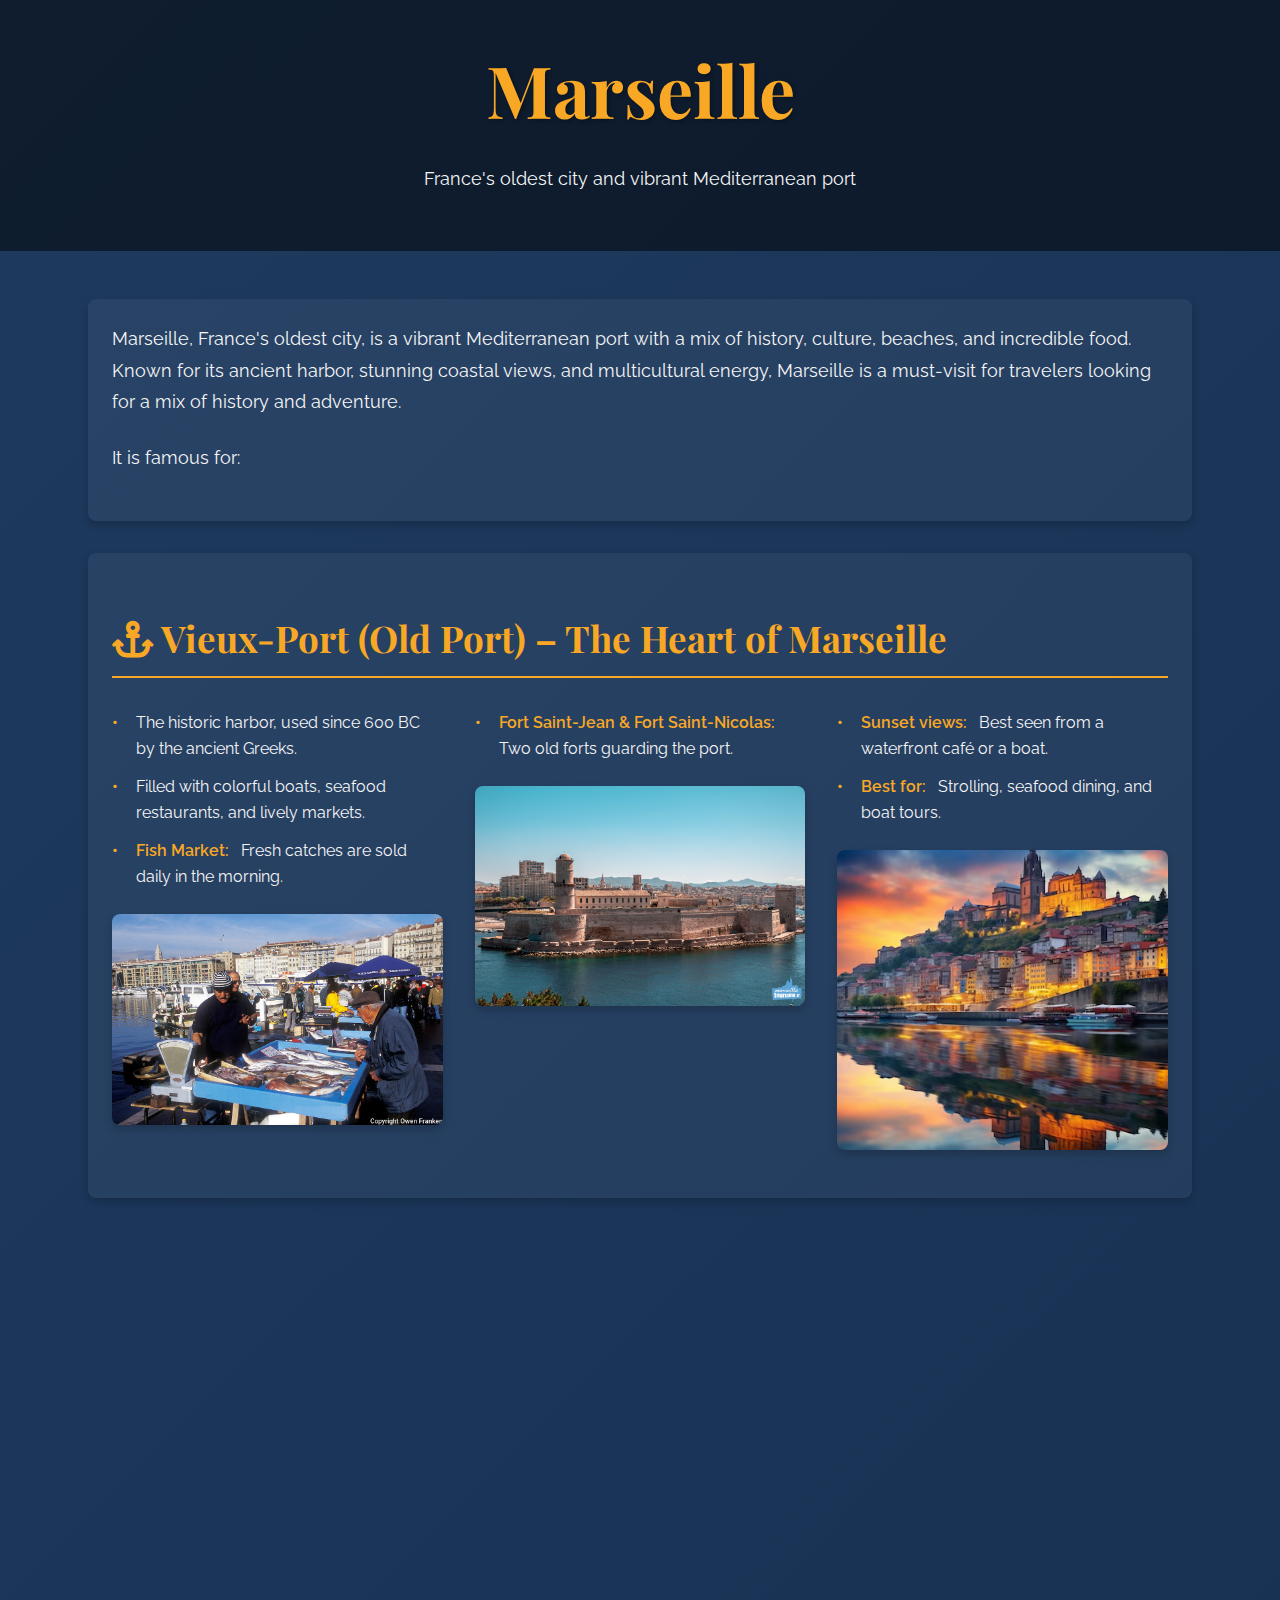
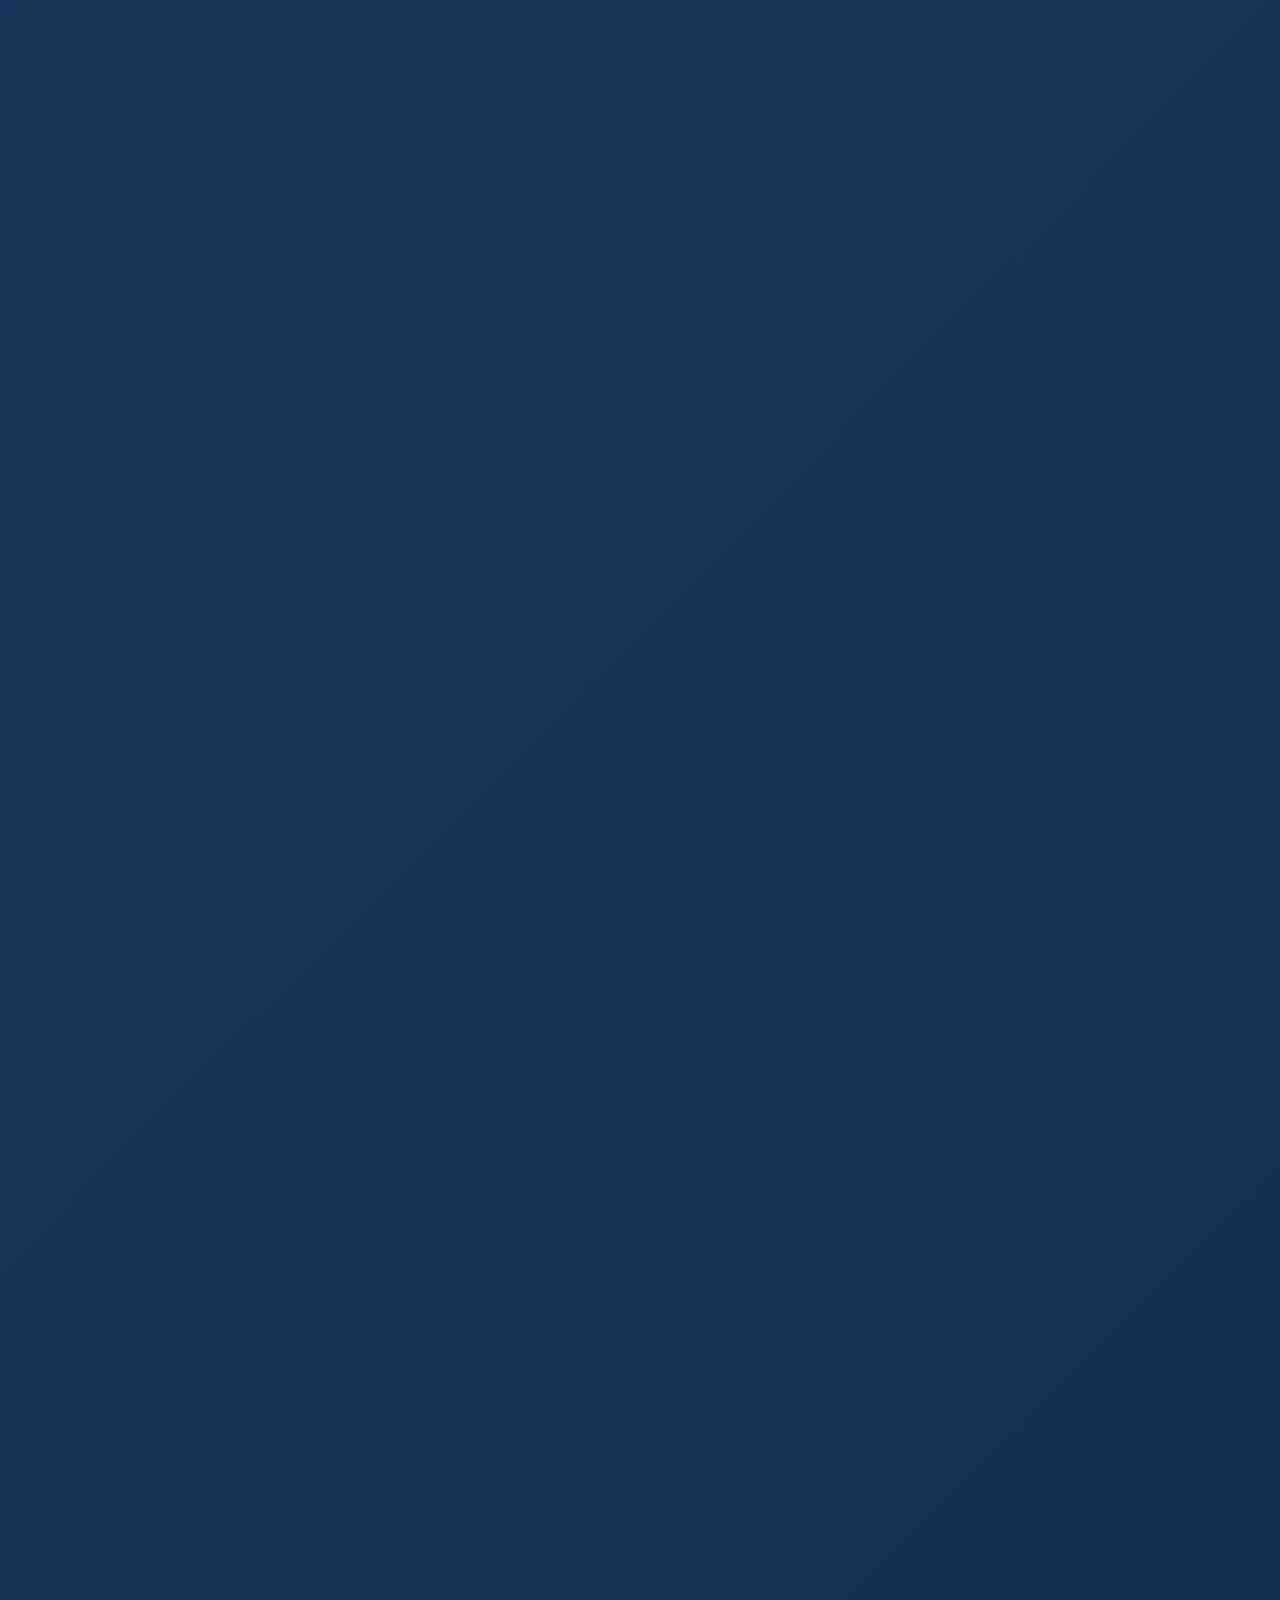
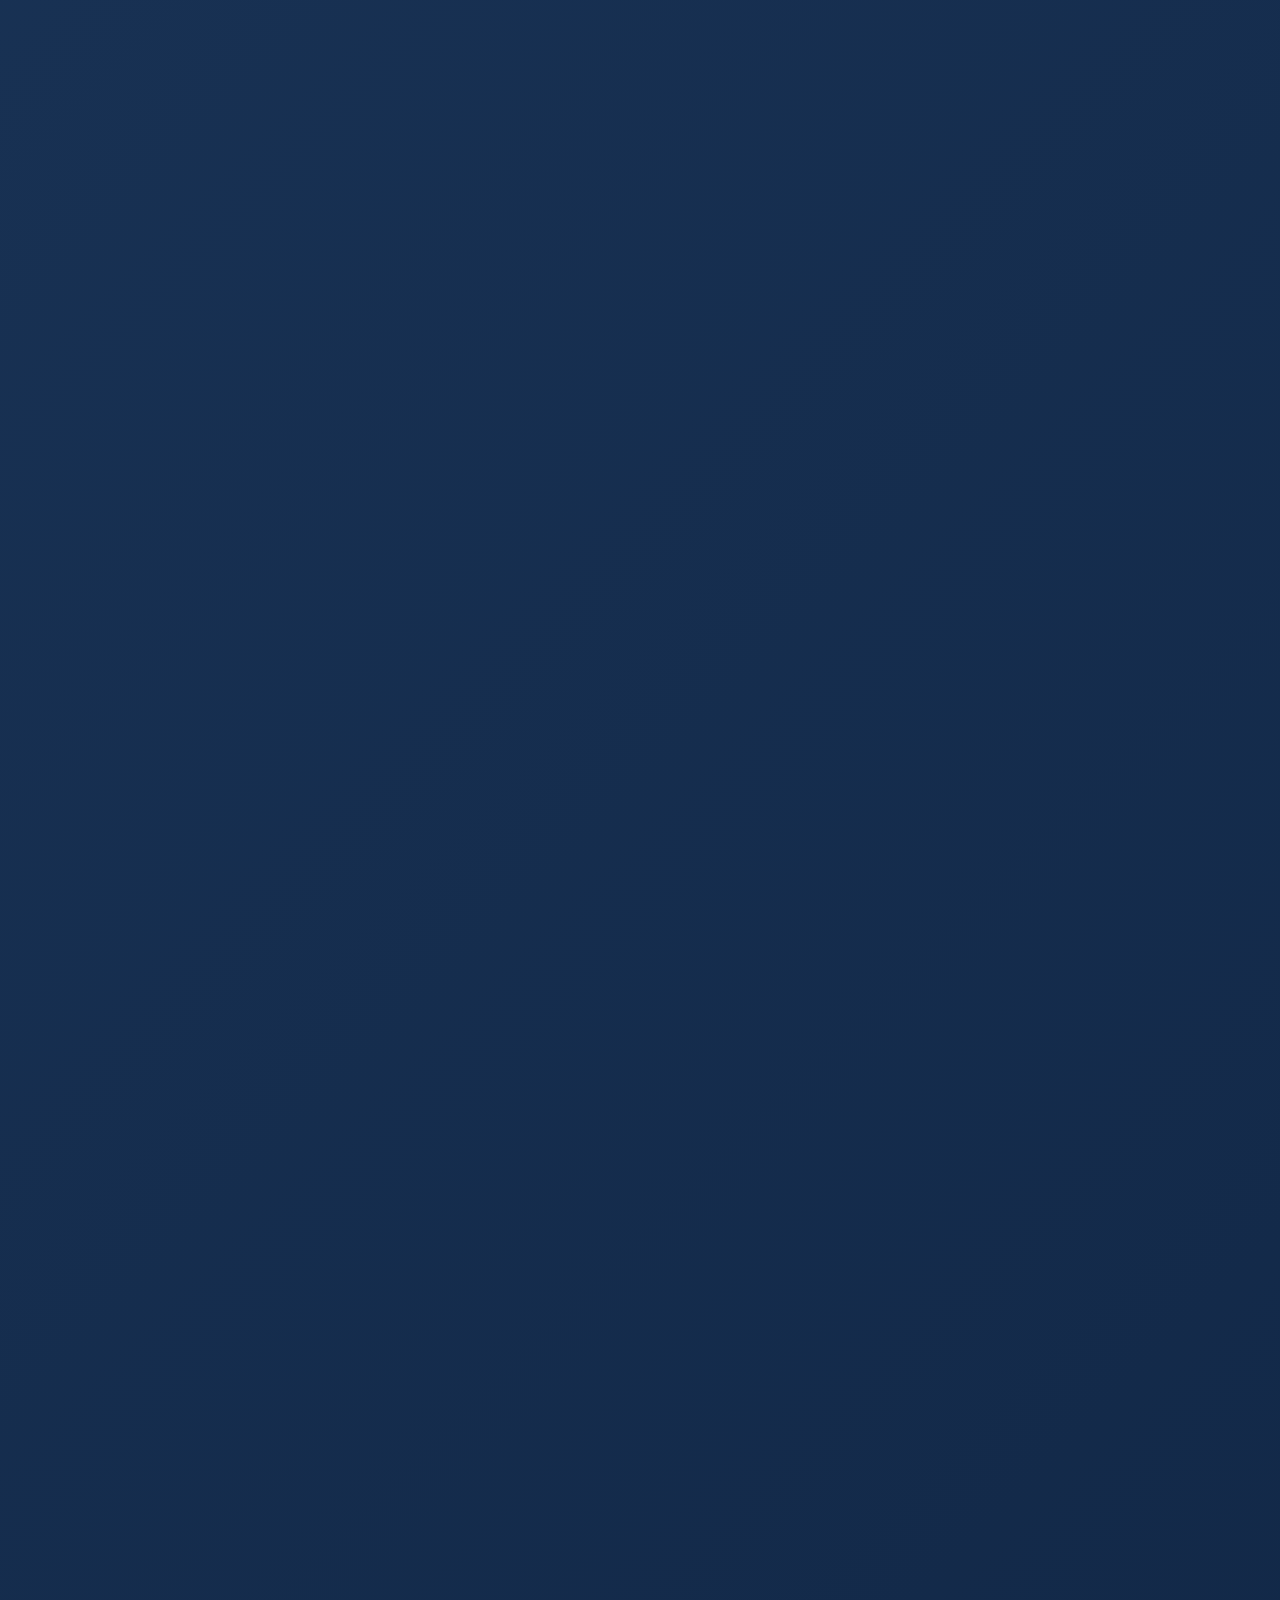
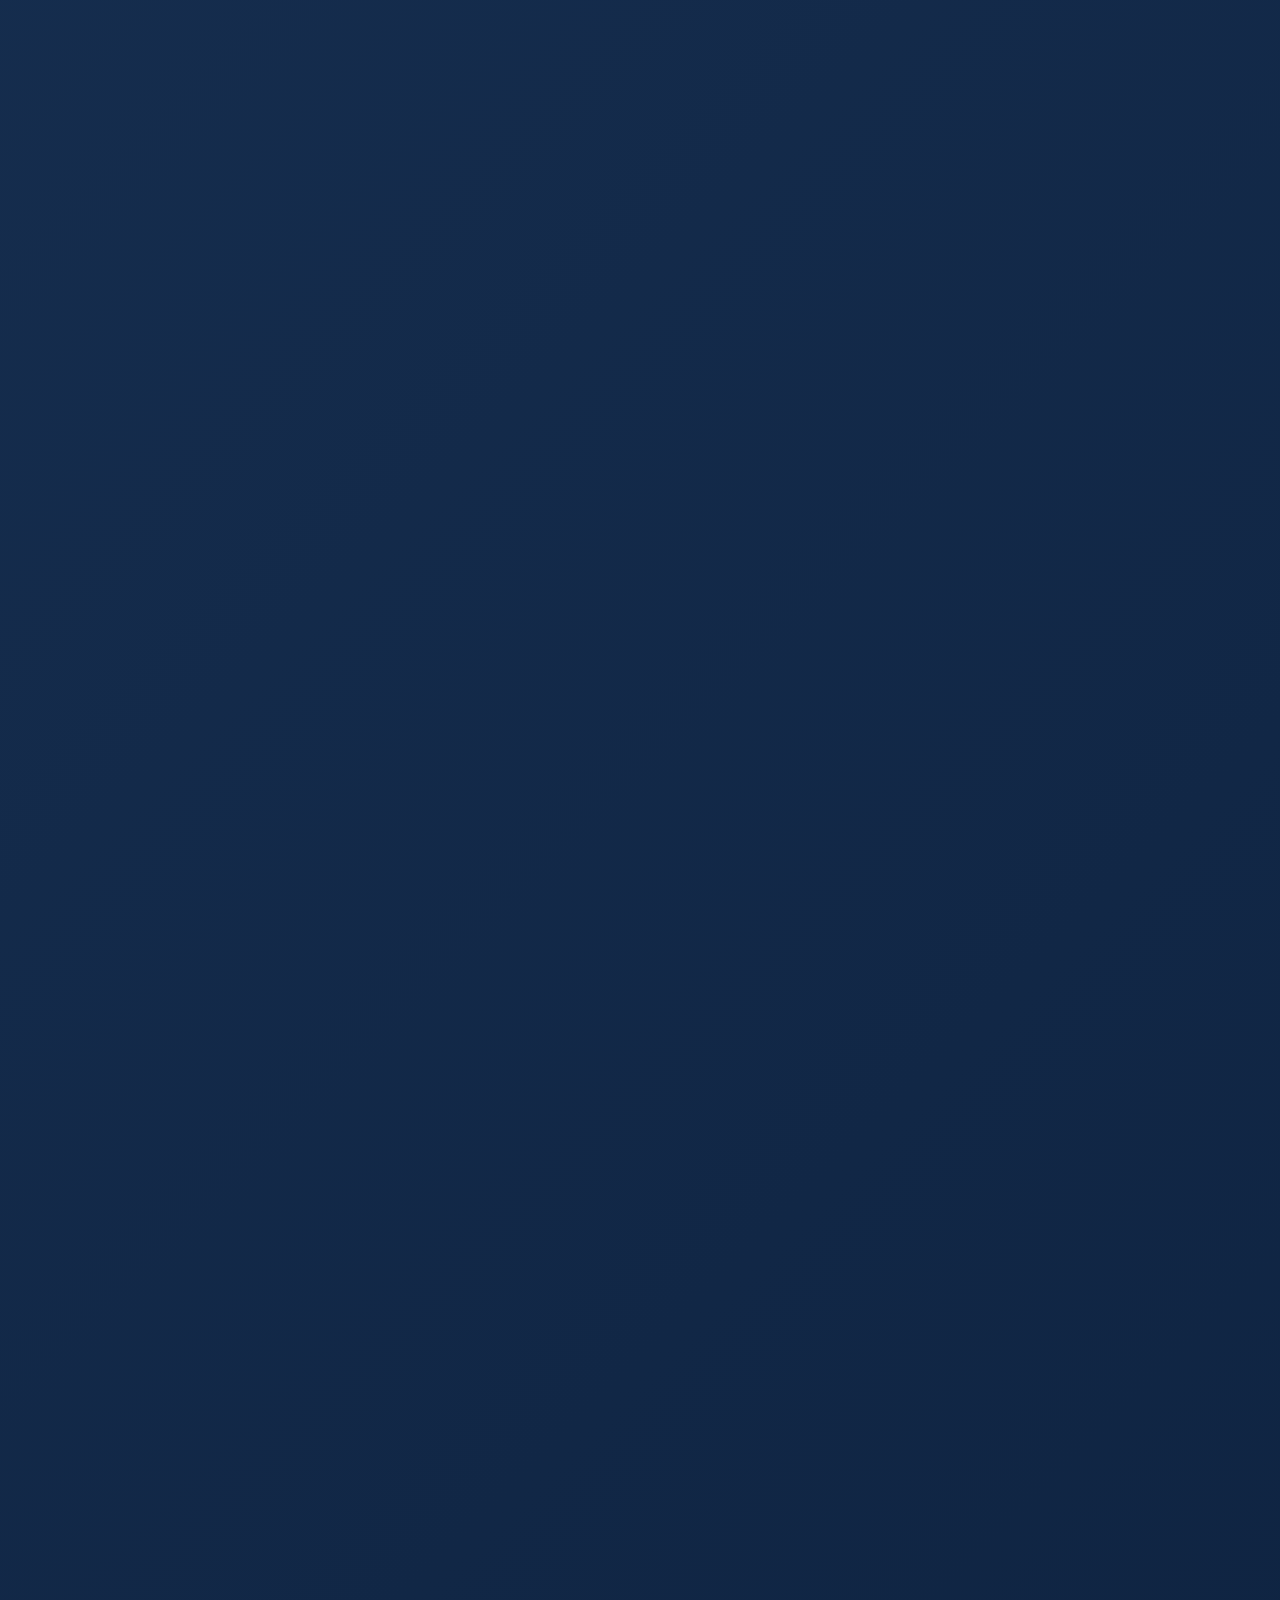
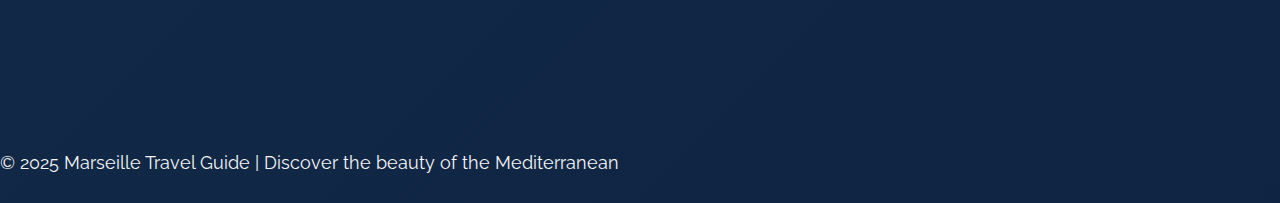
<file: marseille/Marseille.html>
<!DOCTYPE html>
<html lang="en">
<head>
    <meta charset="UTF-8">
    <meta name="viewport" content="width=device-width, initial-scale=1.0">
    <title>Marseille - Pearl of the Mediterranean</title>
    <link rel="stylesheet" href="stle.css">
    <link rel="stylesheet" href="https://cdnjs.cloudflare.com/ajax/libs/font-awesome/6.0.0/css/all.min.css">
</head>
<body>
    <header>
        <h1>Marseille</h1>
        <p class="animate-fade-in">France's oldest city and vibrant Mediterranean port</p>
    </header>
    
    <main>
        <section class="intro animate-slide-in">
            <p>Marseille, France's oldest city, is a vibrant Mediterranean port with a mix of history, culture, beaches, and incredible food. Known for its ancient harbor, stunning coastal views, and multicultural energy, Marseille is a must-visit for travelers looking for a mix of history and adventure.</p>
            <p>It is famous for:</p>
        </section>

        <section class="animate-fade-in">
            <h2><i class="fas fa-anchor"></i> Vieux-Port (Old Port) – The Heart of Marseille</h2>
            <div class="grid-container">
                <div>
                    <ul>
                        <li>The historic harbor, used since 600 BC by the ancient Greeks.</li>
                        <li>Filled with colorful boats, seafood restaurants, and lively markets.</li>
                        <li><b>Fish Market:</b> Fresh catches are sold daily in the morning.</li>
                    </ul>
                    <img src="marseilleport1.jpg" alt="Marseille Port Fish Market" class="Marseille-img">
                </div>
                <div>
                    <ul>
                        <li><b>Fort Saint-Jean & Fort Saint-Nicolas:</b> Two old forts guarding the port.</li>
                    </ul>
                    <img src="marseilleport2.jpg" alt="Marseille Port Forts" class="Marseille-img">
                </div>
                <div>
                    <ul>
                        <li><b>Sunset views:</b> Best seen from a waterfront café or a boat.</li>
                        <li><b>Best for:</b> Strolling, seafood dining, and boat tours.</li>
                    </ul>
                    <img src="marseilleport3.avif" alt="Marseille Port Sunset" class="Marseille-img">
                </div>
            </div>
        </section>

        <section class="animate-fade-in">
            <h2><i class="fas fa-church"></i> Basilique Notre-Dame de la Garde – The Best Viewpoint</h2>
            <div class="grid-container">
                <div>
                    <img src="marseilleview.jpg" alt="Notre-Dame de la Garde" class="Marseille-img">
                </div>
                <div>
                    <ul>
                        <li>A stunning Catholic basilica perched on a hill, overlooking the city.</li>
                        <li>Offers 360° panoramic views of Marseille and the Mediterranean.</li>
                        <li>Features golden Virgin Mary statue, protecting sailors and the city.</li>
                        <li><b>How to get there:</b>
                            <ul>
                                <li>Hike up (30–40 minutes).</li>
                                <li>Take bus #60 or a tourist train from the Old Port.</li>
                            </ul>
                        </li>
                        <li><b>Best for:</b> Amazing views, history, and photography.</li>
                    </ul>
                </div>
            </div>
        </section>

        <section class="animate-fade-in">
            <h2><i class="fas fa-home"></i> Le Panier – The Oldest Neighborhood</h2>
            <div class="grid-container">
                <div>
                    <img src="marseillepanier.webp" alt="Le Panier District" class="Marseille-img">
                    <ul>
                        <li>A charming, artsy district with narrow streets, colorful houses, and street art.</li>
                        <li>Once home to sailors and traders, now full of boutiques, cafés, and galleries.</li>
                    </ul>
                </div>
                <div>
                    <ul>
                        <li><b>Key places to visit:</b></li>
                        <li><b>La Vieille Charité:</b> A former almshouse turned into a museum & cultural center.</li>
                    </ul>
                    <img src="marseillepanier1.jpg" alt="La Vieille Charité" class="Marseille-img">
                </div>
                <div>
                    <ul>
                        <li><b>Place des Moulins:</b> A quiet square with historic windmills.</li>
                        <li><b>Best for:</b> Exploring hidden gems and experiencing Marseille's authentic vibe.</li>
                    </ul>
                    <img src="marseillepanier2.jpg" alt="Place des Moulins" class="Marseille-img">
                </div>
            </div>
        </section>

        <section class="animate-fade-in">
            <h2><i class="fas fa-landmark"></i> MuCEM – Museum of European and Mediterranean Civilizations</h2>
            <div class="grid-container">
                <div>
                    <img src="marseillemucem.jpg" alt="MuCEM Museum" class="Marseille-img">
                </div>
                <div>
                    <ul>
                        <li>A modern museum that showcases Mediterranean history and culture.</li>
                        <li>Connected to Fort Saint-Jean by a futuristic bridge.</li>
                        <li>Features exhibitions on art, history, and migration, plus a rooftop café with views.</li>
                        <li><b>Best for:</b> Culture and architecture lovers.</li>
                    </ul>
                </div>
            </div>
        </section>

        <section class="animate-fade-in">
            <h2><i class="fas fa-mountain"></i> Calanques National Park – Marseille's Natural Wonder</h2>
            <div class="grid-container">
                <div>
                    <ul>
                        <li>A breathtaking coastal park with dramatic limestone cliffs and turquoise waters.</li>
                        <li>Offers hiking, kayaking, rock climbing, and boat tours.</li>
                        <li><b>Famous Calanques to Visit:</b></li>
                        <li><b>Calanque de Sugiton:</b> Stunning views and a great hike.</li>
                    </ul>
                    <img src="marseillenature1.jpg" alt="Calanque de Sugiton" class="Marseille-img">
                </div>
                <div>
                    <ul>
                        <li><b>Calanque d'En-Vau:</b> A hidden paradise with crystal-clear water.</li>
                        <li><b>How to get there:</b>
                            <ul>
                                <li>Boat tour from Marseille.</li>
                                <li>Bus & hike from Luminy or Cassis.</li>
                            </ul>
                        </li>
                        <li><b>Best for:</b> Outdoor adventure and nature lovers.</li>
                    </ul>
                    <img src="marseillenature2.jpg" alt="Calanque d'En-Vau" class="Marseille-img">
                </div>
            </div>
        </section>

        <!-- Continue with the rest of the sections using the same pattern -->
        <section class="animate-fade-in">
            <h2><i class="fas fa-dungeon"></i> Château d'If – The Real-Life "Count of Monte Cristo" Prison</h2>
            <div class="grid-container">
                <div>
                    <img src="marseilleprion.jpg" alt="Château d'If" class="Marseille-img">
                </div>
                <div>
                    <ul>
                        <li>A historic fortress-prison on a small island, famous from the novel The Count of Monte Cristo.</li>
                        <li>Once used to hold political prisoners, now open for tours.</li>
                        <li><b>How to get there:</b> 20-minute ferry from the Old Port.</li>
                        <li><b>Best for:</b> History lovers and literature fans.</li>
                    </ul>
                </div>
            </div>
        </section>

        <section class="animate-fade-in">
            <h2><i class="fas fa-umbrella-beach"></i> Prado Beaches & Corniche Kennedy – Marseille's Seaside Escape</h2>
            <div class="grid-container">
                <div>
                    <ul>
                        <li><b>Plage du Prado:</b> The largest sandy beach, great for swimming and sunbathing.</li>
                    </ul>
                    <img src="marseillebeach1.jpg" alt="Plage du Prado" class="Marseille-img">
                </div>
                <div>
                    <ul>
                        <li><b>Corniche Kennedy:</b> A scenic coastal road with stunning sea views.</li>
                    </ul>
                    <img src="marseillebeach2.jpg" alt="Corniche Kennedy" class="Marseille-img">
                </div>
                <div>
                    <ul>
                        <li><b>Vallon des Auffes:</b> A charming little fishing port with seafood restaurants.</li>
                        <li><b>Best for:</b> Relaxing by the sea and enjoying the Mediterranean vibe.</li>
                    </ul>
                    <img src="marseillebeach3.jpg" alt="Vallon des Auffes" class="Marseille-img">
                </div>
            </div>
        </section>

        <section class="animate-fade-in">
            <h2><i class="fas fa-utensils"></i> Marseille's Food & Local Specialties</h2>
            <div class="grid-container">
                <div>
                    <ul>
                        <li><b>Bouillabaisse:</b> Marseille's famous seafood stew, made with fresh fish and saffron broth.</li>
                    </ul>
                    <img src="marseillefood1.jpg" alt="Bouillabaisse" class="Marseille-img">
                </div>
                <div>
                    <ul>
                        <li><b>Panisse:</b> Chickpea flour fries, perfect for snacking.</li>
                    </ul>
                    <img src="marseillefood2.jpg" alt="Panisse" class="Marseille-img">
                </div>
                <div>
                    <ul>
                        <li><b>Navettes de Marseille:</b> Orange-flavored boat-shaped biscuits.</li>
                    </ul>
                    <img src="marseillefood3.jpg" alt="Navettes de Marseille" class="Marseille-img">
                </div>
                <div>
                    <ul>
                        <li><b>Pastis:</b> A local anise-flavored drink, often served as an apéritif.</li>
                    </ul>
                    <img src="marseillefood4.jpg" alt="Pastis" class="Marseille-img">
                </div>
                <div>
                    <ul>
                        <li><b>Best places to eat:</b></li>
                        <li><b>Le Petit Nice:</b> Michelin-starred restaurant for seafood.</li>
                    </ul>
                    <img src="marseillefood5.jpg" alt="Le Petit Nice" class="Marseille-img">
                </div>
                <div>
                    <ul>
                        <li><b>Chez Fonfon:</b> Traditional bouillabaisse.</li>
                    </ul>
                    <img src="marseillefood6.jpg" alt="Chez Fonfon" class="Marseille-img">
                </div>
            </div>
        </section>

        <section class="animate-fade-in">
            <h2><i class="fas fa-calendar-alt"></i> Best Time to Visit Marseille</h2>
            <div class="grid-container">
                <div>
                    <ul>
                        <li><b>Spring (April–June):</b> Perfect weather for sightseeing and hiking in the Calanques.</li>
                        <li><b>Summer (July–August):</b> Best for beaches, but can be crowded.</li>
                    </ul>
                </div>
                <div>
                    <ul>
                        <li><b>Autumn (September–October):</b> Fewer tourists, great for food and culture.</li>
                        <li><b>Winter (November–March):</b> Mild weather, good for exploring without crowds.</li>
                    </ul>
                </div>
            </div>
        </section>
    </main>

    <footer>
        <p>© 2025 Marseille Travel Guide | Discover the beauty of the Mediterranean</p>
    </footer>

    <script>
        // Animation on scroll
        document.addEventListener('DOMContentLoaded', function() {
            const sections = document.querySelectorAll('section');
            
            const observer = new IntersectionObserver((entries) => {
                entries.forEach(entry => {
                    if (entry.isIntersecting) {
                        entry.target.style.opacity = 1;
                        entry.target.style.transform = 'translateY(0)';
                    }
                });
            }, { threshold: 0.1 });
            
            sections.forEach(section => {
                section.style.opacity = 0;
                section.style.transform = 'translateY(20px)';
                section.style.transition = 'opacity 0.5s ease, transform 0.5s ease';
                observer.observe(section);
            });
        });
    </script>
</body>
</html>
</file>
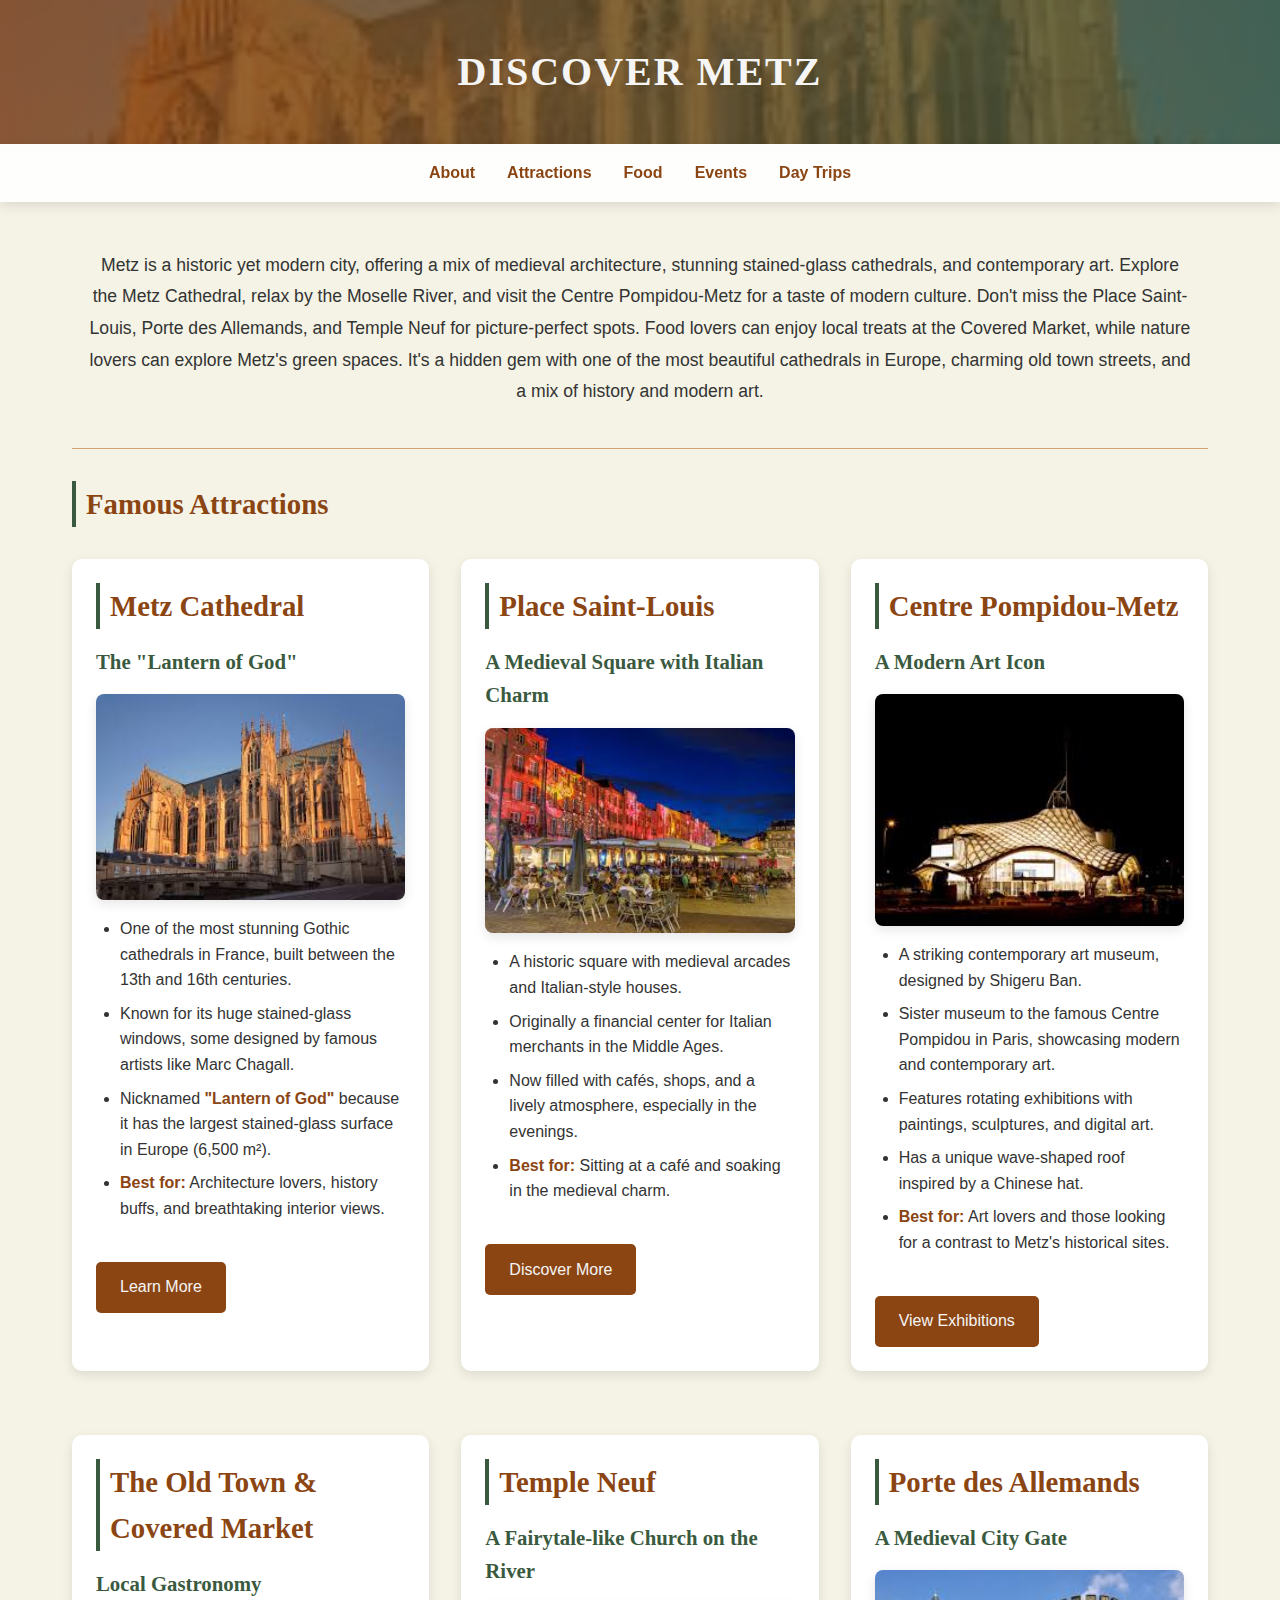
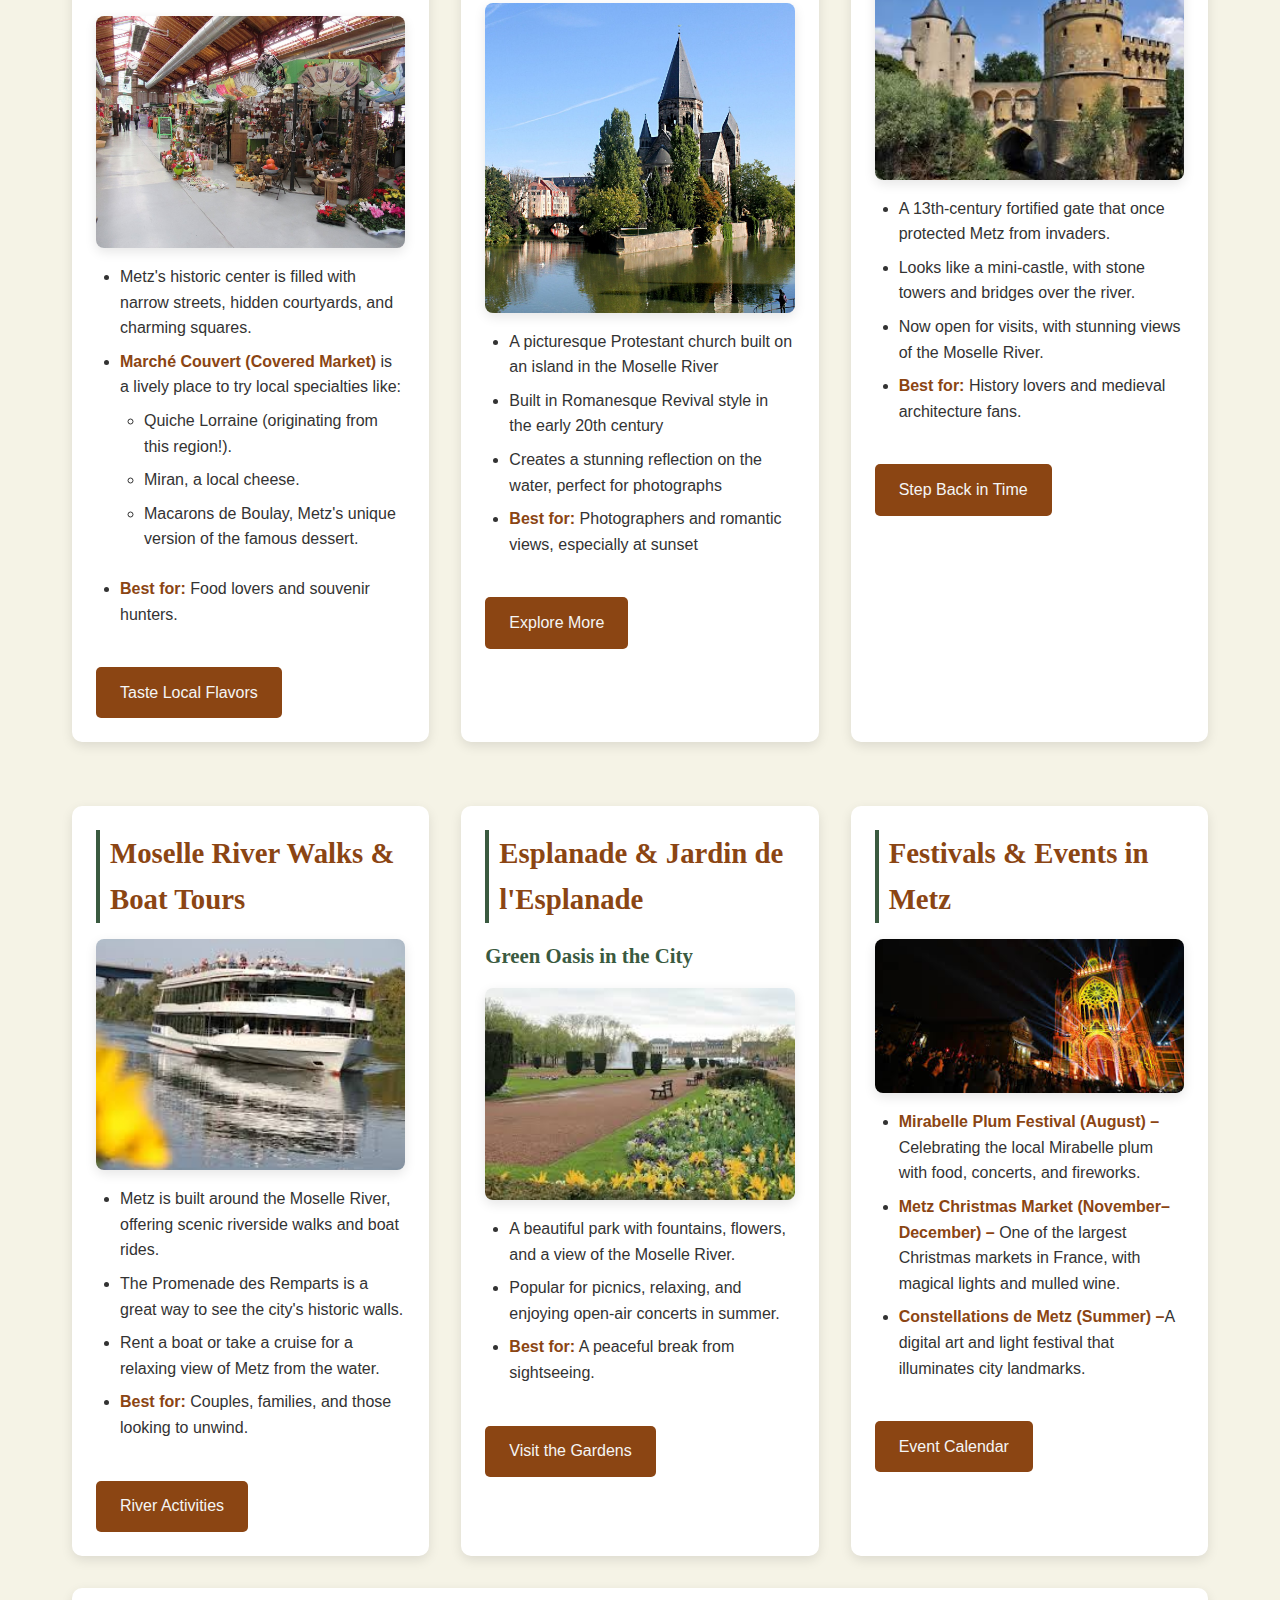
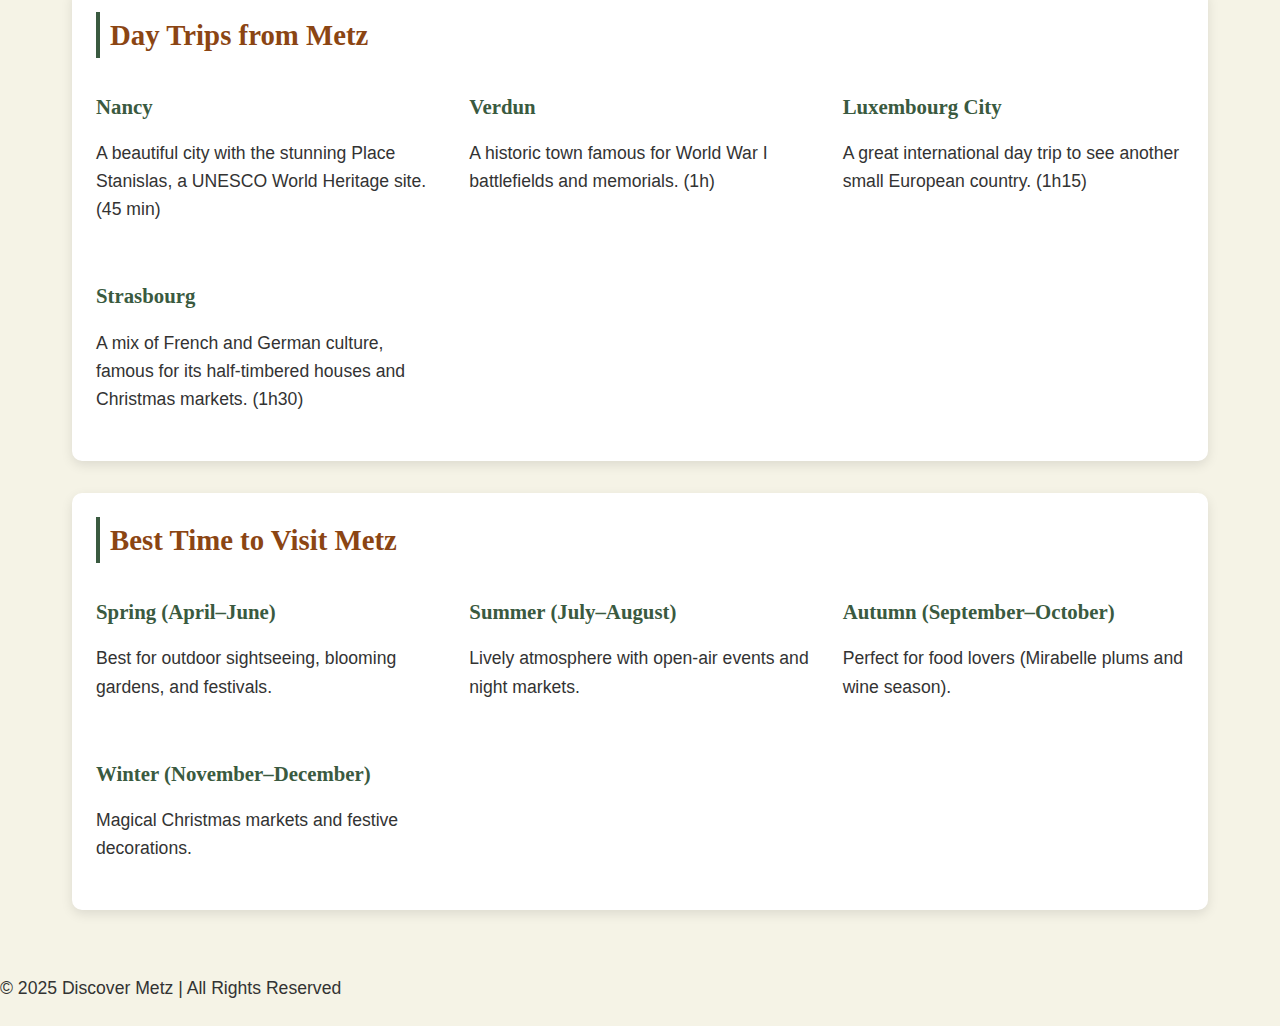
<file: metz/Metz.html>
<!DOCTYPE html>
<html lang="en">
<head>
    <meta charset="UTF-8">
    <meta name="viewport" content="width=device-width, initial-scale=1.0">
    <title>Discover Metz - A Hidden Gem in France</title>
    <link rel="stylesheet" href="metz.css">
    <script defer>
        // Animation on scroll
        document.addEventListener('DOMContentLoaded', function() {
            const sections = document.querySelectorAll('.attraction');
            
            const observer = new IntersectionObserver((entries) => {
                entries.forEach(entry => {
                    if (entry.isIntersecting) {
                        entry.target.classList.add('fade-in');
                        observer.unobserve(entry.target);
                    }
                });
            }, { threshold: 0.2 });
            
            sections.forEach(section => {
                observer.observe(section);
            });
            
            // Add smooth scrolling
            document.querySelectorAll('nav a').forEach(anchor => {
                anchor.addEventListener('click', function(e) {
                    e.preventDefault();
                    const targetId = this.getAttribute('href');
                    document.querySelector(targetId).scrollIntoView({
                        behavior: 'smooth'
                    });
                });
            });
        });
    </script>
</head>
<body>
    <header>
        <h1>Discover Metz</h1>
    </header>
    
    <nav>
        <ul>
            <li><a href="#about">About</a></li>
            <li><a href="#attractions">Attractions</a></li>
            <li><a href="#food">Food</a></li>
            <li><a href="#events">Events</a></li>
            <li><a href="#trips">Day Trips</a></li>
        </ul>
    </nav>
    
    <main>
        <section id="about" class="intro fade-in">
            <p>Metz is a historic yet modern city, offering a mix of medieval architecture, stunning stained-glass cathedrals, and contemporary art. Explore the Metz Cathedral, relax by the Moselle River, and visit the Centre Pompidou-Metz for a taste of modern culture. Don't miss the Place Saint-Louis, Porte des Allemands, and Temple Neuf for picture-perfect spots. Food lovers can enjoy local treats at the Covered Market, while nature lovers can explore Metz's green spaces. It's a hidden gem with one of the most beautiful cathedrals in Europe, charming old town streets, and a mix of history and modern art.</p>
        </section>
        
        <h2 id="attractions">Famous Attractions</h2>
        
        <div class="grid-container">
            <section class="attraction">
                <h2>Metz Cathedral</h2>
                <h3>The "Lantern of God"</h3>
                <img src="metzcathedral.jpg" class="Metz-img" alt="Metz Cathedral with stunning stained glass">
                <ul>
                    <li>One of the most stunning Gothic cathedrals in France, built between the 13th and 16th centuries.</li>
                    <li>Known for its huge stained-glass windows, some designed by famous artists like Marc Chagall.</li>
                    <li>Nicknamed <b>"Lantern of God"</b> because it has the largest stained-glass surface in Europe (6,500 m²).</li>
                    <li><b>Best for:</b> Architecture lovers, history buffs, and breathtaking interior views.</li>
                </ul>
                <a href="#" class="btn">Learn More</a>
            </section>
            
            <section class="attraction">
                <h2>Place Saint-Louis</h2>
                <h3>A Medieval Square with Italian Charm</h3>
                <img src="metzplacesaint.jpg" class="Metz-img" alt="Medieval Place Saint-Louis square">
                <ul>
                    <li>A historic square with medieval arcades and Italian-style houses.</li>
                    <li>Originally a financial center for Italian merchants in the Middle Ages.</li>
                    <li>Now filled with cafés, shops, and a lively atmosphere, especially in the evenings.</li>
                    <li><b>Best for:</b> Sitting at a café and soaking in the medieval charm.</li>
                </ul>
                <a href="#" class="btn">Discover More</a>
            </section>
            
            <section class="attraction">
                <h2>Centre Pompidou-Metz</h2>
                <h3>A Modern Art Icon</h3>
                <img src="metzmuseum.jpg" class="Metz-img" alt="Modern Centre Pompidou-Metz museum">
                <ul>
                    <li>A striking contemporary art museum, designed by Shigeru Ban.</li>
                    <li>Sister museum to the famous Centre Pompidou in Paris, showcasing modern and contemporary art.</li>
                    <li>Features rotating exhibitions with paintings, sculptures, and digital art.</li>
                    <li>Has a unique wave-shaped roof inspired by a Chinese hat.</li>
                    <li><b>Best for:</b> Art lovers and those looking for a contrast to Metz's historical sites.</li>
                </ul>
                <a href="#" class="btn">View Exhibitions</a>
            </section>
        </div>
            
        <div class="grid-container">
            <section id="food" class="attraction">
                <h2>The Old Town & Covered Market</h2>
                <h3>Local Gastronomy</h3>
                <img src="Metzoldtown.jpg" class="Metz-img" alt="Metz Old Town streets">
                <ul>
                    <li>Metz's historic center is filled with narrow streets, hidden courtyards, and charming squares.</li>
                    <li><b>Marché Couvert (Covered Market)</b> is a lively place to try local specialties like:</li>
                    <ul>
                        <li>Quiche Lorraine (originating from this region!).</li>
                        <li>Miran, a local cheese.</li>
                        <li>Macarons de Boulay, Metz's unique version of the famous dessert.</li>
                    </ul>   
                    <li><b>Best for:</b> Food lovers and souvenir hunters.</li>
                </ul>
                <a href="#" class="btn">Taste Local Flavors</a>
            </section>
            
            <section class="attraction">
                <h2>Temple Neuf</h2>
                <h3>A Fairytale-like Church on the River</h3>
                <img src="metztemple.jpg" class="Metz-img" alt="Temple Neuf on the water">
                <ul>
                    <li>A picturesque Protestant church built on an island in the Moselle River</li>
                    <li>Built in Romanesque Revival style in the early 20th century</li>
                    <li>Creates a stunning reflection on the water, perfect for photographs</li>
                    <li><b>Best for:</b> Photographers and romantic views, especially at sunset</li>
                </ul>
                <a href="#" class="btn">Explore More</a>
            </section>
            
            <section class="attraction">
                <h2>Porte des Allemands</h2>
                <h3>A Medieval City Gate</h3>
                <img src="metzgate.jpg" class="Metz-img" alt="Medieval Porte des Allemands gate">
                <ul>
                    <li>A 13th-century fortified gate that once protected Metz from invaders. </li>
                    <li>Looks like a mini-castle, with stone towers and bridges over the river.</li>
                    <li>Now open for visits, with stunning views of the Moselle River.</li>
                    <li><b>Best for:</b> History lovers and medieval architecture fans.</li>
                </ul>
                <a href="#" class="btn">Step Back in Time</a>
            </section>
        </div>
        
        <div class="grid-container">
            <section class="attraction">
                <h2>Moselle River Walks & Boat Tours</h2>
                <img src="metzmoselle.jpg" class="Metz-img" alt="Moselle River in Metz">
                <ul>
                    <li>Metz is built around the Moselle River, offering scenic riverside walks and boat rides.</li>
                    <li>The Promenade des Remparts is a great way to see the city's historic walls.</li>
                    <li>Rent a boat or take a cruise for a relaxing view of Metz from the water.</li>
                    <li><b>Best for:</b> Couples, families, and those looking to unwind.</li>
                </ul>
                <a href="#" class="btn">River Activities</a>
            </section>
            
            <section class="attraction">
                <h2>Esplanade & Jardin de l'Esplanade</h2>
                <h3>Green Oasis in the City</h3>
                <img src="metzgarden.jpg" class="Metz-img" alt="Esplanade gardens in Metz">
                <ul>
                    <li>A beautiful park with fountains, flowers, and a view of the Moselle River.</li>
                    <li>Popular for picnics, relaxing, and enjoying open-air concerts in summer.</li>
                    <li><b>Best for:</b> A peaceful break from sightseeing.</li>
                </ul>
                <a href="#" class="btn">Visit the Gardens</a>
            </section>
            
            <section id="events" class="attraction">
                <h2>Festivals & Events in Metz</h2>
                <img src="metzfestival.jpg" class="Metz-img" alt="Festival celebration in Metz">
                <ul>
                    <li><b>Mirabelle Plum Festival (August) – </b>Celebrating the local Mirabelle plum with food, concerts, and fireworks.</li>
                    <li><b>Metz Christmas Market (November–December) – </b>One of the largest Christmas markets in France, with magical lights and mulled wine.</li>
                    <li><b>Constellations de Metz (Summer) –</b>A digital art and light festival that illuminates city landmarks.</li>
                </ul>
                <a href="#" class="btn">Event Calendar</a>
            </section>
        </div>
        
        <section id="trips" class="attraction">
            <h2>Day Trips from Metz</h2>
            <div class="grid-container">
                <div>
                    <h3>Nancy</h3>
                    <p>A beautiful city with the stunning Place Stanislas, a UNESCO World Heritage site. (45 min)</p>
                </div>
                <div>
                    <h3>Verdun</h3>
                    <p>A historic town famous for World War I battlefields and memorials. (1h)</p>
                </div>
                <div>
                    <h3>Luxembourg City</h3>
                    <p>A great international day trip to see another small European country. (1h15)</p>
                </div>
                <div>
                    <h3>Strasbourg</h3>
                    <p>A mix of French and German culture, famous for its half-timbered houses and Christmas markets. (1h30)</p>
                </div>
            </div>
        </section>
        
        <section class="attraction">
            <h2>Best Time to Visit Metz</h2>
            <div class="grid-container">
                <div>
                    <h3>Spring (April–June)</h3>
                    <p>Best for outdoor sightseeing, blooming gardens, and festivals.</p>
                </div>
                <div>
                    <h3>Summer (July–August)</h3>
                    <p>Lively atmosphere with open-air events and night markets.</p>
                </div>
                <div>
                    <h3>Autumn (September–October)</h3>
                    <p>Perfect for food lovers (Mirabelle plums and wine season).</p>
                </div>
                <div>
                    <h3>Winter (November–December)</h3>
                    <p>Magical Christmas markets and festive decorations.</p>
                </div>
            </div>
        </section>
    </main>
    
    <footer>
        <p>&copy; 2025 Discover Metz | All Rights Reserved</p>
    </footer>
</body>
</html>
</file>
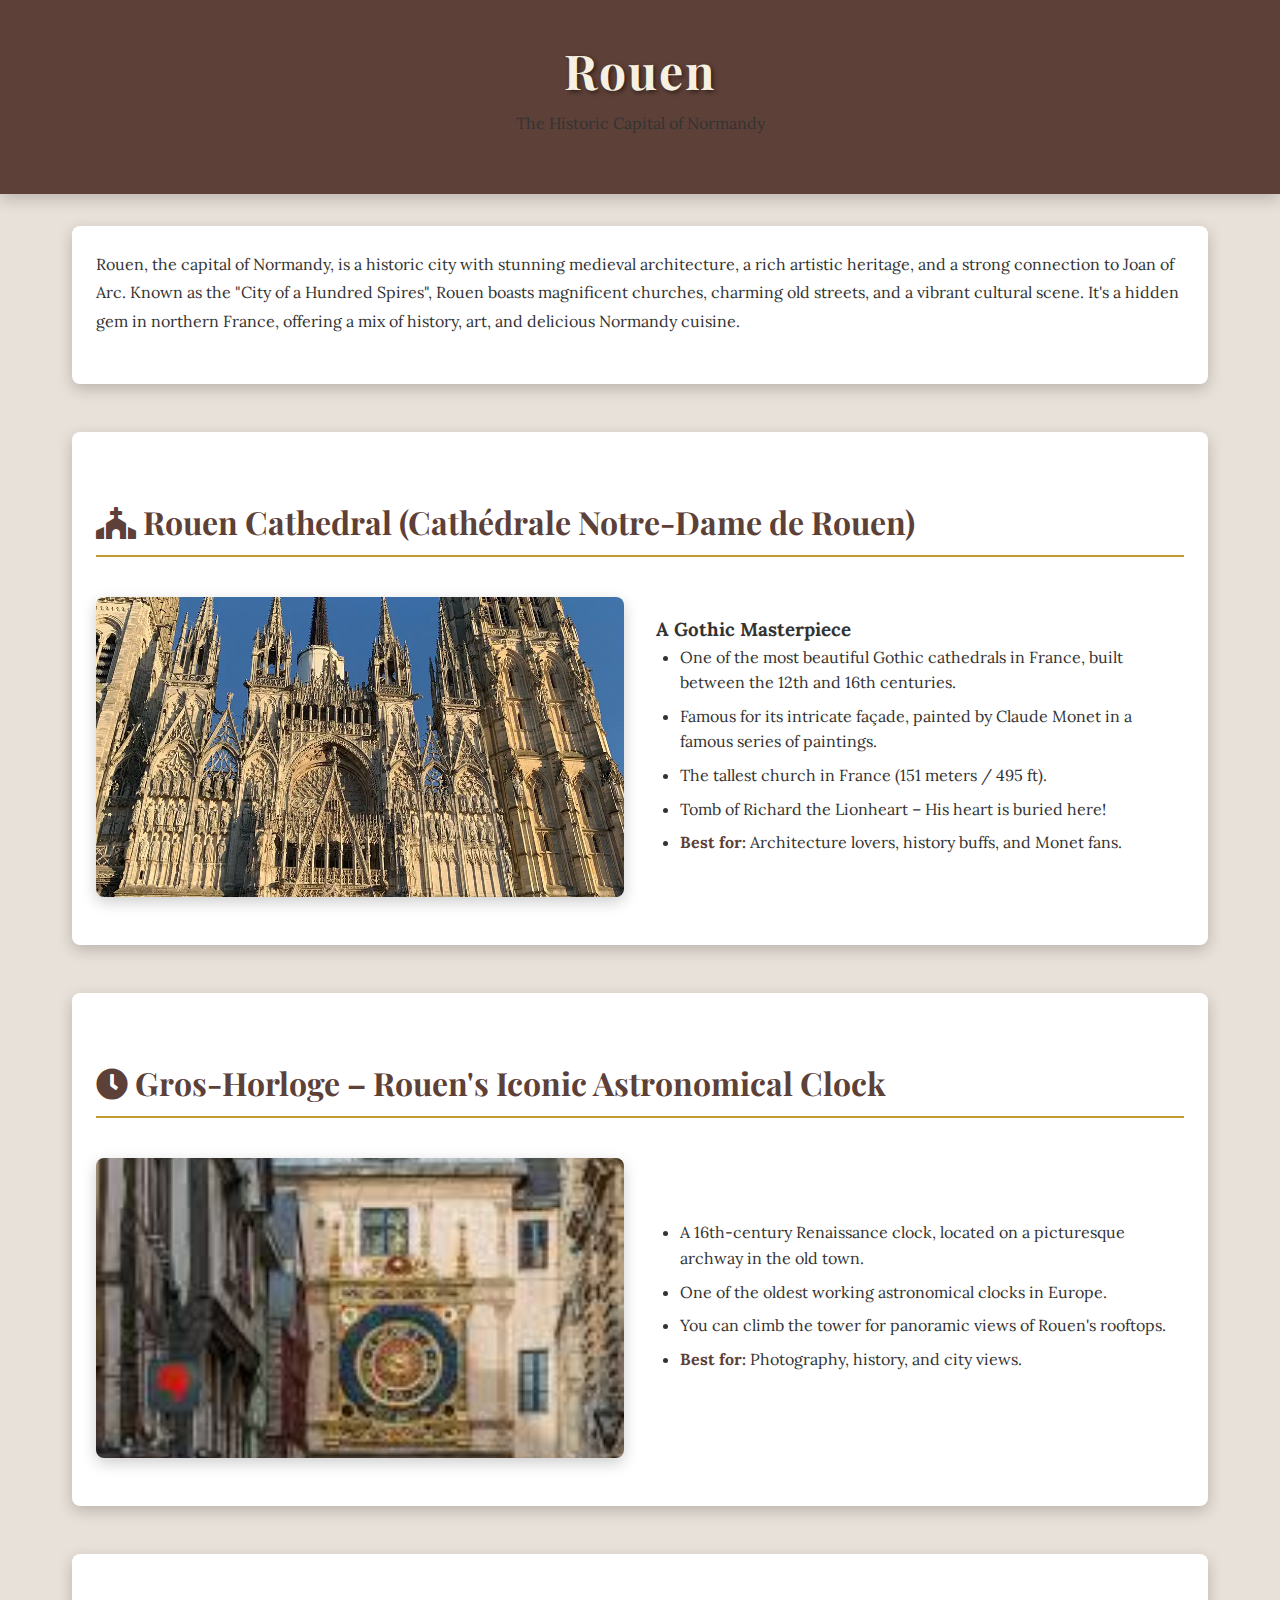
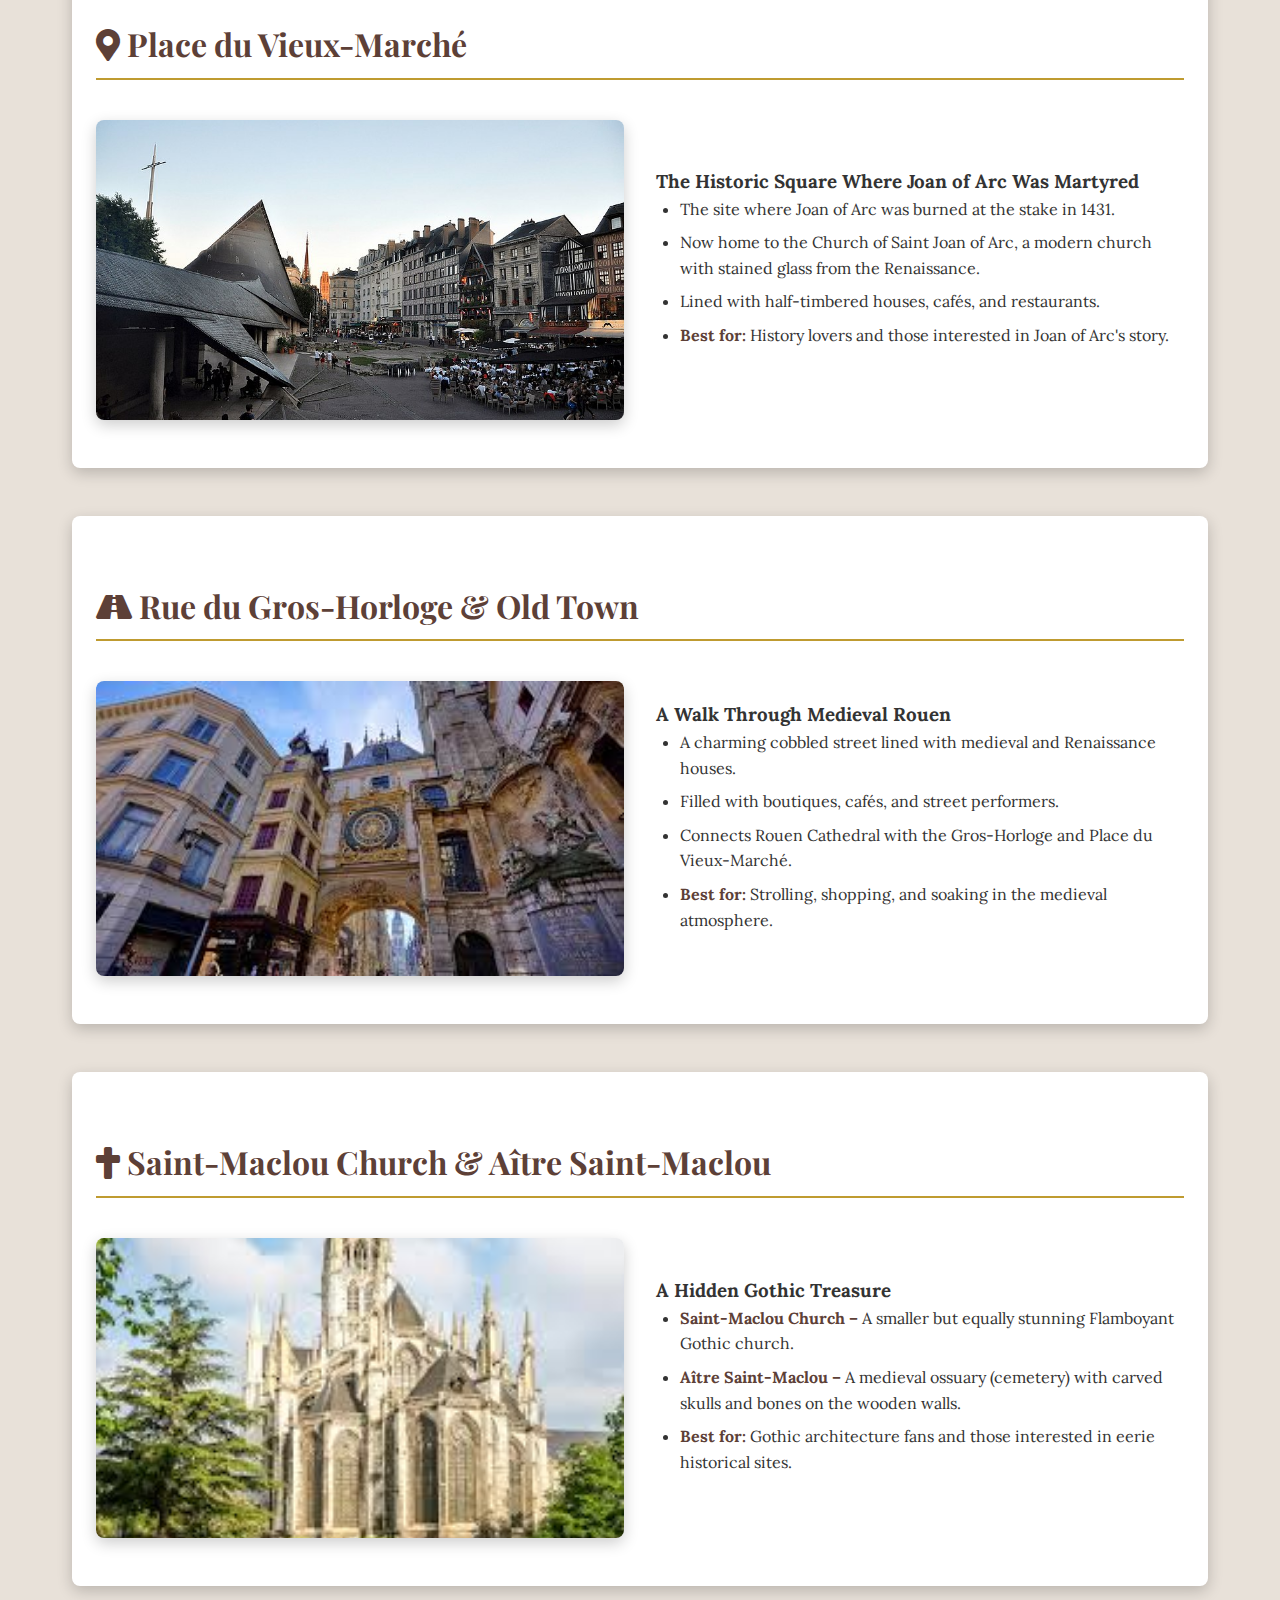
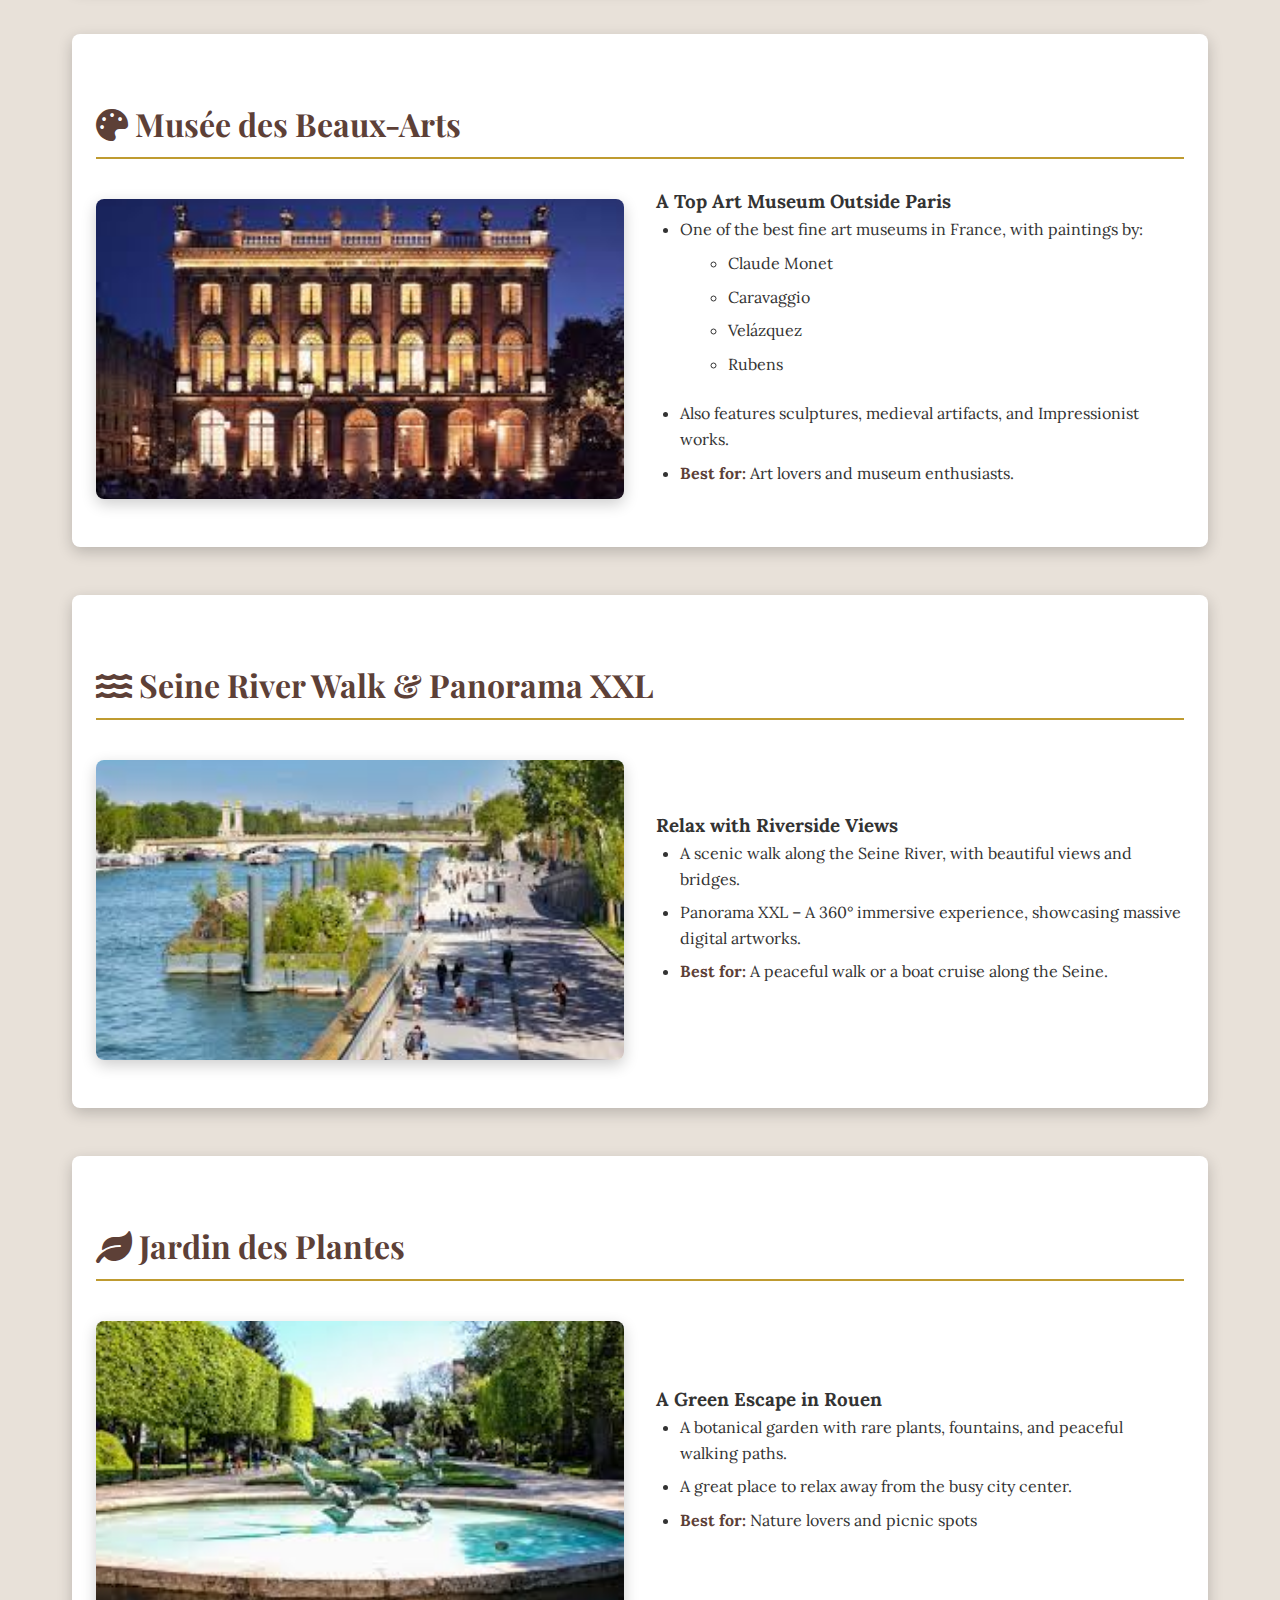
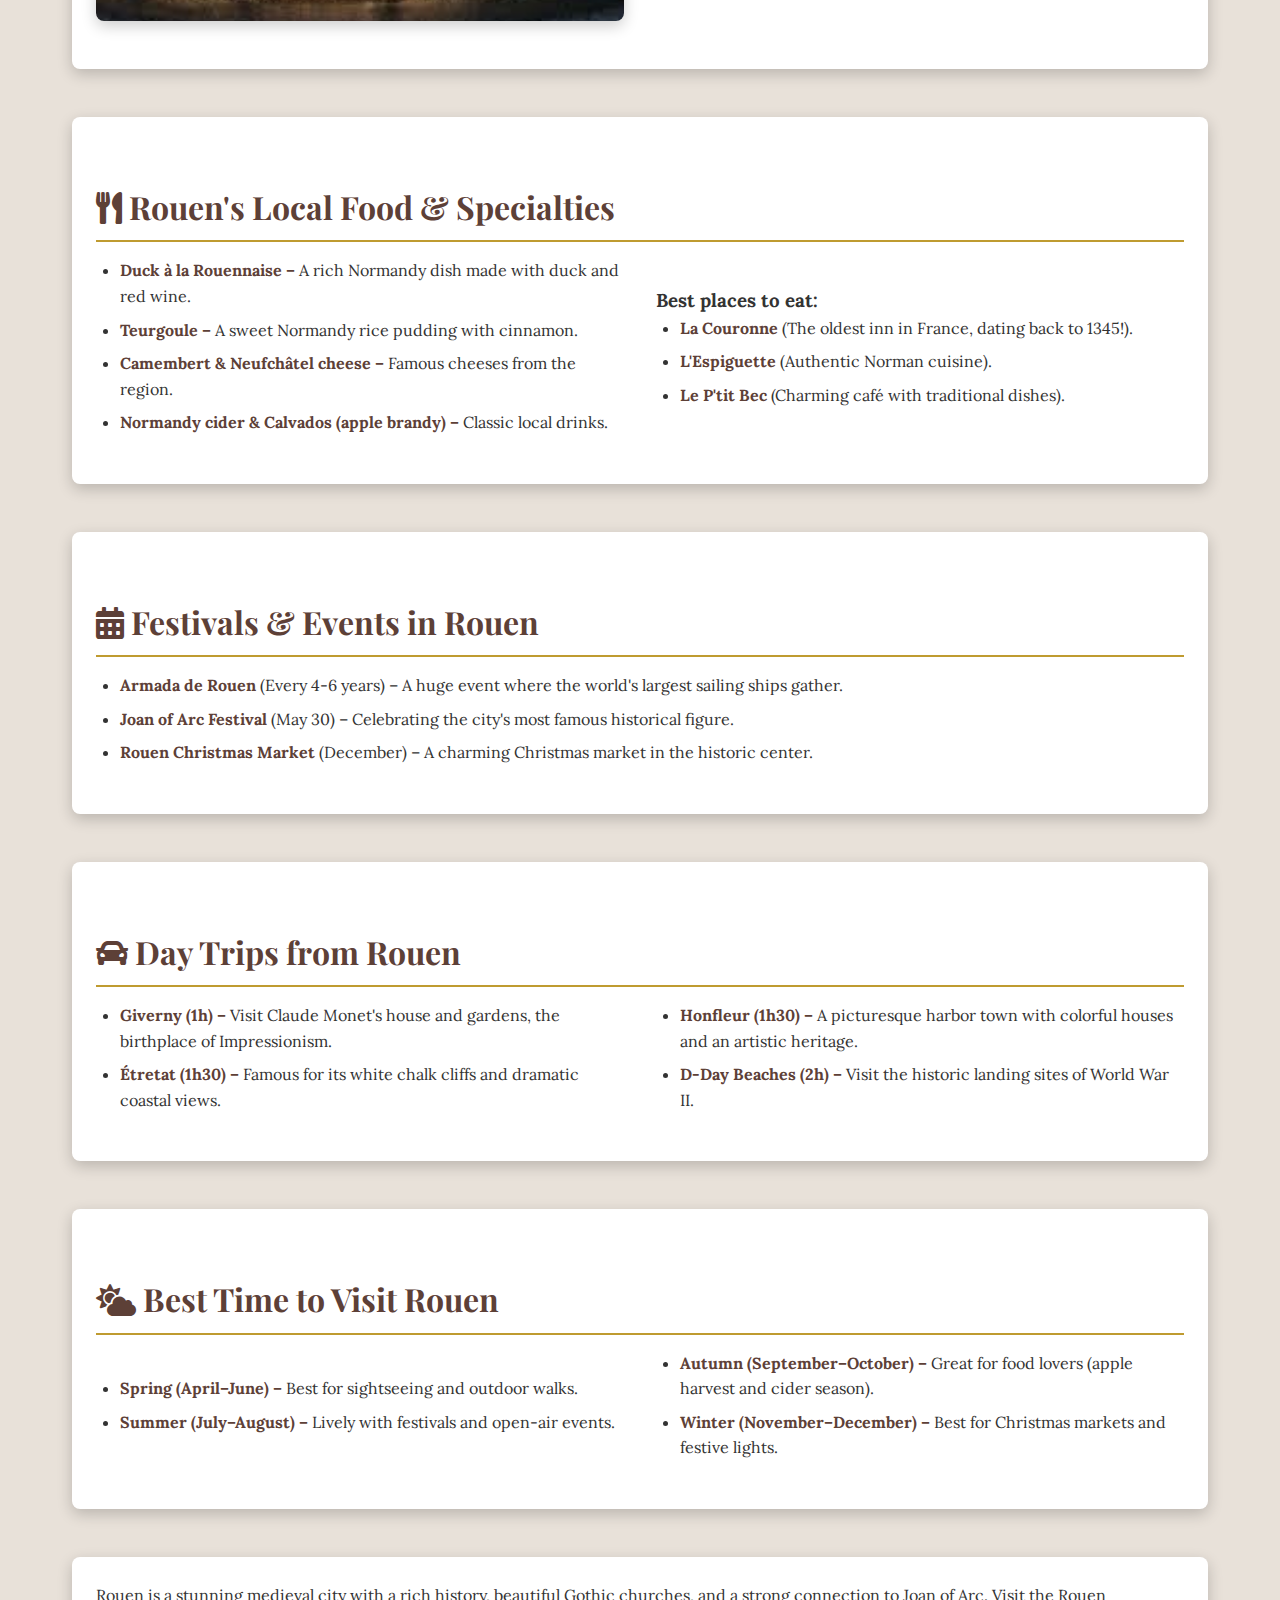
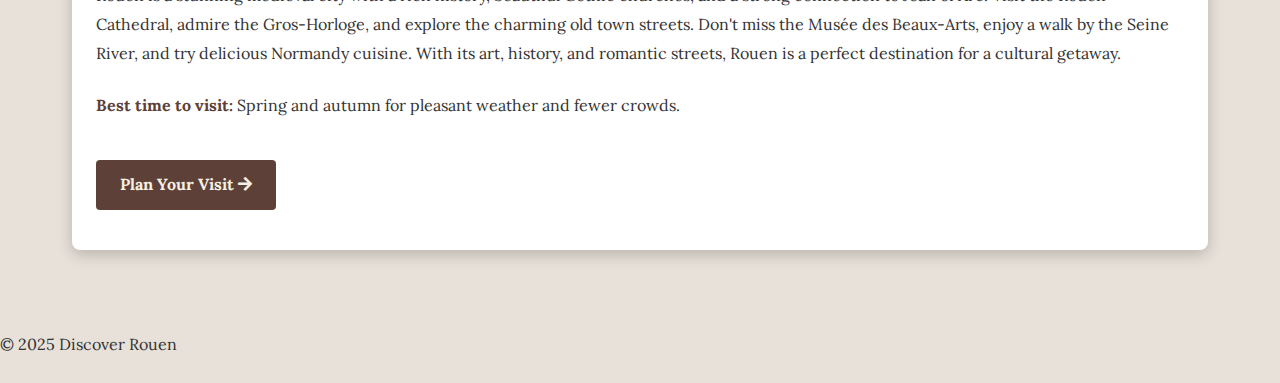
<file: rouen/Rouen.html>
<!DOCTYPE html>
<html lang="en">
<head>
    <meta charset="UTF-8">
    <meta name="viewport" content="width=device-width, initial-scale=1.0">
    <title>Rouen - Historic City of Normandy</title>
    <link rel="stylesheet" href="rouen.css">
    <!-- Google Fonts -->
    <link href="https://fonts.googleapis.com/css2?family=Lora:ital,wght@0,400;0,700;1,400&family=Playfair+Display:wght@400;700&display=swap" rel="stylesheet">
    <!-- Font Awesome for icons -->
    <link rel="stylesheet" href="https://cdnjs.cloudflare.com/ajax/libs/font-awesome/5.15.4/css/all.min.css">
</head>
<body>
    <header>
        <h1>Rouen</h1>
        <p class="subtitle fade-in">The Historic Capital of Normandy</p>
    </header>
    
    <main>
        <section class="intro fade-in-up">
            <p>Rouen, the capital of Normandy, is a historic city with stunning medieval architecture, a rich artistic heritage, and a strong connection to Joan of Arc. Known as the "City of a Hundred Spires", Rouen boasts magnificent churches, charming old streets, and a vibrant cultural scene. It's a hidden gem in northern France, offering a mix of history, art, and delicious Normandy cuisine.</p>
        </section>
        
        <section class="fade-in-up">
            <h2><i class="fas fa-church"></i> Rouen Cathedral (Cathédrale Notre-Dame de Rouen)</h2>
            <div class="two-column">
                <div>
                    <img src="rouencathedrale.webp" class="rouen-img" alt="Rouen Cathedral">
                </div>
                <div>
                    <h3>A Gothic Masterpiece</h3>
                    <ul>
                        <li>One of the most beautiful Gothic cathedrals in France, built between the 12th and 16th centuries.</li>
                        <li>Famous for its intricate façade, painted by Claude Monet in a famous series of paintings.</li>
                        <li>The tallest church in France (151 meters / 495 ft).</li>
                        <li>Tomb of Richard the Lionheart – His heart is buried here!</li>
                        <li><strong>Best for:</strong> Architecture lovers, history buffs, and Monet fans.</li>
                    </ul>
                </div>
            </div>
        </section>
        
        <section class="fade-in-up">
            <h2><i class="fas fa-clock"></i> Gros-Horloge – Rouen's Iconic Astronomical Clock</h2>
            <div class="two-column">
                <div>
                    <img src="rouengros.jpg" class="rouen-img" alt="Gros-Horloge">
                </div>
                <div>
                    <ul>
                        <li>A 16th-century Renaissance clock, located on a picturesque archway in the old town.</li>
                        <li>One of the oldest working astronomical clocks in Europe.</li>
                        <li>You can climb the tower for panoramic views of Rouen's rooftops.</li>
                        <li><strong>Best for:</strong> Photography, history, and city views.</li>
                    </ul>
                </div>
            </div>
        </section>
        
        <section class="fade-in-up">
            <h2><i class="fas fa-map-marker-alt"></i> Place du Vieux-Marché</h2>
            <div class="two-column">
                <div>
                    <img src="rouenmarche.jpg" class="rouen-img" alt="Place du Vieux-Marché">
                </div>
                <div>
                    <h3>The Historic Square Where Joan of Arc Was Martyred</h3>
                    <ul>
                        <li>The site where Joan of Arc was burned at the stake in 1431.</li>
                        <li>Now home to the Church of Saint Joan of Arc, a modern church with stained glass from the Renaissance.</li>
                        <li>Lined with half-timbered houses, cafés, and restaurants.</li>
                        <li><strong>Best for:</strong> History lovers and those interested in Joan of Arc's story.</li>
                    </ul>
                </div>
            </div>
        </section>
        
        <section class="fade-in-up">
            <h2><i class="fas fa-road"></i> Rue du Gros-Horloge & Old Town</h2>
            <div class="two-column">
                <div>
                    <img src="rouenhorloge.jpg" class="rouen-img" alt="Rue du Gros-Horloge">
                </div>
                <div>
                    <h3>A Walk Through Medieval Rouen</h3>
                    <ul>
                        <li>A charming cobbled street lined with medieval and Renaissance houses.</li>
                        <li>Filled with boutiques, cafés, and street performers.</li>
                        <li>Connects Rouen Cathedral with the Gros-Horloge and Place du Vieux-Marché.</li>
                        <li><strong>Best for:</strong> Strolling, shopping, and soaking in the medieval atmosphere.</li>    
                    </ul>
                </div>
            </div>
        </section>
        
        <section class="fade-in-up">
            <h2><i class="fas fa-cross"></i> Saint-Maclou Church & Aître Saint-Maclou</h2>
            <div class="two-column">
                <div>
                    <img src="rouenstmaclou.jpg" class="rouen-img" alt="Saint-Maclou Church">
                </div>
                <div>
                    <h3>A Hidden Gothic Treasure</h3>
                    <ul>
                        <li><strong>Saint-Maclou Church –</strong> A smaller but equally stunning Flamboyant Gothic church.</li>
                        <li><strong>Aître Saint-Maclou –</strong> A medieval ossuary (cemetery) with carved skulls and bones on the wooden walls.</li>
                        <li><strong>Best for:</strong> Gothic architecture fans and those interested in eerie historical sites.</li>
                    </ul>
                </div>
            </div>
        </section>
        
        <section class="fade-in-up">
            <h2><i class="fas fa-palette"></i> Musée des Beaux-Arts</h2>
            <div class="two-column">
                <div>
                    <img src="rouenmusee.jpg" class="rouen-img" alt="Musée des Beaux-Arts">
                </div>
                <div>
                    <h3>A Top Art Museum Outside Paris</h3>
                    <ul>
                        <li>One of the best fine art museums in France, with paintings by:</li>
                        <ul>
                            <li>Claude Monet</li>
                            <li>Caravaggio</li>
                            <li>Velázquez</li>
                            <li>Rubens</li>
                        </ul>
                        <li>Also features sculptures, medieval artifacts, and Impressionist works.</li>
                        <li><strong>Best for:</strong> Art lovers and museum enthusiasts.</li>
                    </ul>
                </div>
            </div>
        </section>
        
        <section class="fade-in-up">
            <h2><i class="fas fa-water"></i> Seine River Walk & Panorama XXL</h2>
            <div class="two-column">
                <div>
                    <img src="rouenriverside.jpg" class="rouen-img" alt="Seine River Walk">
                </div>
                <div>
                    <h3>Relax with Riverside Views</h3>
                    <ul>
                        <li>A scenic walk along the Seine River, with beautiful views and bridges.</li>
                        <li>Panorama XXL – A 360° immersive experience, showcasing massive digital artworks.</li>
                        <li><strong>Best for:</strong> A peaceful walk or a boat cruise along the Seine.</li>
                    </ul>
                </div>
            </div>
        </section>
        
        <section class="fade-in-up">
            <h2><i class="fas fa-leaf"></i> Jardin des Plantes</h2>
            <div class="two-column">
                <div>
                    <img src="rouenjardin.jpg" class="rouen-img" alt="Jardin des Plantes">
                </div>
                <div>
                    <h3>A Green Escape in Rouen</h3>
                    <ul>
                        <li>A botanical garden with rare plants, fountains, and peaceful walking paths.</li>
                        <li>A great place to relax away from the busy city center.</li>
                        <li><strong>Best for:</strong> Nature lovers and picnic spots</li>
                    </ul>
                </div>
            </div>
        </section>
        
        <section class="fade-in-up">
            <h2><i class="fas fa-utensils"></i> Rouen's Local Food & Specialties</h2>
            <div class="two-column">
                <div>
                    <ul>
                        <li><strong>Duck à la Rouennaise –</strong> A rich Normandy dish made with duck and red wine.</li>
                        <li><strong>Teurgoule –</strong> A sweet Normandy rice pudding with cinnamon.</li>
                        <li><strong>Camembert & Neufchâtel cheese –</strong> Famous cheeses from the region.</li>
                        <li><strong>Normandy cider & Calvados (apple brandy) –</strong> Classic local drinks.</li>
                    </ul>
                </div>
                <div>
                    <h3>Best places to eat:</h3>
                    <ul>
                        <li><strong>La Couronne</strong> (The oldest inn in France, dating back to 1345!).</li>
                        <li><strong>L'Espiguette</strong> (Authentic Norman cuisine).</li>
                        <li><strong>Le P'tit Bec</strong> (Charming café with traditional dishes).</li>
                    </ul>
                </div>
            </div>
        </section>
        
        <section class="fade-in-up">
            <h2><i class="fas fa-calendar-alt"></i> Festivals & Events in Rouen</h2>
            <ul>
                <li><strong>Armada de Rouen</strong> (Every 4-6 years) – A huge event where the world's largest sailing ships gather.</li>
                <li><strong>Joan of Arc Festival</strong> (May 30) – Celebrating the city's most famous historical figure.</li>
                <li><strong>Rouen Christmas Market</strong> (December) – A charming Christmas market in the historic center.</li>
            </ul>
        </section>
        
        <section class="fade-in-up">
            <h2><i class="fas fa-car"></i> Day Trips from Rouen</h2>
            <div class="two-column">
                <div>
                    <ul>
                        <li><strong>Giverny (1h) –</strong> Visit Claude Monet's house and gardens, the birthplace of Impressionism.</li>
                        <li><strong>Étretat (1h30) –</strong> Famous for its white chalk cliffs and dramatic coastal views.</li>
                    </ul>
                </div>
                <div>
                    <ul>
                        <li><strong>Honfleur (1h30) –</strong> A picturesque harbor town with colorful houses and an artistic heritage.</li>
                        <li><strong>D-Day Beaches (2h) –</strong> Visit the historic landing sites of World War II.</li>
                    </ul>
                </div>
            </div>
        </section>
        
        <section class="fade-in-up">
            <h2><i class="fas fa-cloud-sun"></i> Best Time to Visit Rouen</h2>
            <div class="two-column">
                <div>
                    <ul>
                        <li><strong>Spring (April–June) –</strong> Best for sightseeing and outdoor walks.</li>
                        <li><strong>Summer (July–August) –</strong> Lively with festivals and open-air events.</li>
                    </ul>
                </div>
                <div>
                    <ul>
                        <li><strong>Autumn (September–October) –</strong> Great for food lovers (apple harvest and cider season).</li>
                        <li><strong>Winter (November–December) –</strong> Best for Christmas markets and festive lights.</li>
                    </ul>
                </div>
            </div>
        </section>
        
        <section class="conclusion fade-in-up">
            <p>Rouen is a stunning medieval city with a rich history, beautiful Gothic churches, and a strong connection to Joan of Arc. Visit the Rouen Cathedral, admire the Gros-Horloge, and explore the charming old town streets. Don't miss the Musée des Beaux-Arts, enjoy a walk by the Seine River, and try delicious Normandy cuisine. With its art, history, and romantic streets, Rouen is a perfect destination for a cultural getaway.</p>
            <p><strong>Best time to visit:</strong> Spring and autumn for pleasant weather and fewer crowds.</p>
            <a href="#" class="btn">Plan Your Visit <i class="fas fa-arrow-right"></i></a>
        </section>
    </main>
    
    <footer>
        <p>&copy; 2025 Discover Rouen</p>
    </footer>

    <!-- JavaScript for enhancements -->
    <script>
        // Simple JavaScript to add scroll-triggered animations
        document.addEventListener('DOMContentLoaded', function() {
            const observer = new IntersectionObserver((entries) => {
                entries.forEach(entry => {
                    if (entry.isIntersecting) {
                        entry.target.classList.add('visible');
                    }
                });
            }, { threshold: 0.1 });
            
            document.querySelectorAll('section').forEach(section => {
                observer.observe(section);
                section.classList.add('scroll-animation');
            });
        });
    </script>
</body>
</html>
</file>
<file: index/style.css>
/* Global styles */
* {
  margin: 0;
  padding: 0;
  box-sizing: border-box;
  font-family: 'Montserrat', sans-serif;
}

body {
  background: linear-gradient(135deg, #2c3e50, #4a69bd);
  color: #fff;
  padding: 20px;
  min-height: 100vh;
}

/* Header styles */
header {
  text-align: center;
  padding: 20px;
  margin-bottom: 30px;
  animation: fadeIn 1.5s ease-in-out;
}

h1 {
  color: #ffeaa7;
  font-size: 2.5rem;
  margin-bottom: 15px;
  text-shadow: 2px 2px 4px rgba(0, 0, 0, 0.5);
}

header p {
  color: #dfe6e9;
  font-size: 1.1rem;
  padding: 5px 0;
  max-width: 800px;
  margin: 0 auto;
}

/* Main content styles */
main {
  display: grid;
  grid-template-columns: repeat(auto-fill, minmax(300px, 1fr));
  gap: 30px;
  max-width: 1200px;
  margin: 0 auto;
}

.destination-card {
  background: rgba(255, 255, 255, 0.1);
  border-radius: 15px;
  overflow: hidden;
  transition: transform 0.3s ease, box-shadow 0.3s ease;
  animation: slideUp 0.7s ease-out forwards;
  opacity: 0;
  box-shadow: 0 10px 20px rgba(0, 0, 0, 0.2);
}

.destination-card:hover {
  transform: translateY(-10px);
  box-shadow: 0 15px 30px rgba(0, 0, 0, 0.3);
}

.place-image {
  width: 100%;
  height: 220px;
  background-size: cover;
  background-position: center;
  background-repeat: no-repeat;
  transition: transform 0.5s ease;
}

.destination-card:hover .place-image {
  transform: scale(1.05);
}

.card-content {
  padding: 15px;
}

h2 {
  color: #ffeaa7;
  font-style: italic;
  margin-bottom: 10px;
  font-size: 1.5rem;
  text-shadow: 1px 1px 3px rgba(0, 0, 0, 0.3);
}

.card-content p {
  color: #dfe6e9;
  padding: 0;
  font-size: 0.9rem;
}

/* Button styles */
.view-more {
  display: inline-block;
  margin-top: 15px;
  padding: 8px 20px;
  background-color: #e17055;
  color: white;
  text-decoration: none;
  border-radius: 25px;
  font-weight: bold;
  transition: background-color 0.3s, transform 0.2s;
}

.view-more:hover {
  background-color: #d63031;
  transform: scale(1.05);
}

/* Animation definitions */
@keyframes fadeIn {
  from {
    opacity: 0;
  }
  to {
    opacity: 1;
  }
}

@keyframes slideUp {
  from {
    opacity: 0;
    transform: translateY(50px);
  }
  to {
    opacity: 1;
    transform: translateY(0);
  }
}

/* Animation delay for cards */
.destination-card:nth-child(1) { animation-delay: 0.1s; }
.destination-card:nth-child(2) { animation-delay: 0.2s; }
.destination-card:nth-child(3) { animation-delay: 0.3s; }
.destination-card:nth-child(4) { animation-delay: 0.4s; }
.destination-card:nth-child(5) { animation-delay: 0.5s; }
.destination-card:nth-child(6) { animation-delay: 0.6s; }

/* Responsive styles */
@media (max-width: 768px) {
  main {
    grid-template-columns: repeat(auto-fill, minmax(250px, 1fr));
    gap: 20px;
  }
  
  h1 {
    font-size: 2rem;
  }
  
  .place-image {
    height: 180px;
  }
}

@media (max-width: 480px) {
  main {
    grid-template-columns: 1fr;
  }
  
  h1 {
    font-size: 1.7rem;
  }
  
  header p {
    font-size: 1rem;
  }
  
  .place-image {
    height: 200px;
  }
}
.bordeaux {
  background-image: url("bordeaux.jpg");
}

.annecy {
  background-image: url("Annency.jpg");
}

.strasbourg {
  background-image: url("Strasbourg.jpg");
}

.marseille {
  background-image: url("marseille.jpg");
}

.metz {
  background-image: url("Metz.jpg");
}

.rouen {
  background-image: url("Rouen.jpg");
}
</file>
<file: annecy/style.css>
/* Base styles and variables */
:root {
    --primary-color: #2c7da0;
    --secondary-color: #a8dadc;
    --accent-color: #e76f51;
    --light-color: #f1faee;
    --dark-color: #1d3557;
    --text-color: #f1faee;
    --heading-font: 'Playfair Display', serif;
    --body-font: 'Montserrat', sans-serif;
  }
  
  * {
    margin: 0;
    padding: 0;
    box-sizing: border-box;
  }
  
  body {
    background: linear-gradient(135deg, #1d3557, #457b9d);
    color: var(--text-color);
    font-family: var(--body-font);
    line-height: 1.6;
    padding: 0;
    overflow-x: hidden;
  }
  
  /* Header styles */
  header {
    background: rgba(0, 0, 0, 0.3);
    padding: 2rem 0;
    text-align: center;
    position: relative;
    overflow: hidden;
  }
  
  header::before {
    content: '';
    position: absolute;
    top: 0;
    left: 0;
    width: 100%;
    height: 100%;
    background-image: url('Lake annency.jpg');
    background-size: cover;
    background-position: center;
    opacity: 0.4;
    z-index: -1;
    animation: zoomHeader 20s infinite alternate ease-in-out;
  }
  
  h1 {
    font-family: var(--heading-font);
    font-size: 3.5rem;
    color: var(--light-color);
    margin: 0;
    text-shadow: 2px 2px 8px rgba(0, 0, 0, 0.6);
    animation: fadeInDown 1.2s ease-out;
  }
  
  /* Main content styles */
  main {
    max-width: 1200px;
    margin: 0 auto;
    padding: 2rem;
    background: rgba(0, 0, 0, 0.2);
    border-radius: 10px;
    box-shadow: 0 8px 32px rgba(0, 0, 0, 0.1);
    backdrop-filter: blur(5px);
    animation: fadeIn 1s ease-out;
  }
  
  p {
    font-size: 1.1rem;
    margin-bottom: 1.5rem;
    color: var(--text-color);
    text-shadow: 1px 1px 2px rgba(0, 0, 0, 0.2);
  }
  
  h2 {
    font-family: var(--heading-font);
    font-size: 2rem;
    color: var(--secondary-color);
    margin: 2rem 0 1rem;
    padding-bottom: 0.5rem;
    border-bottom: 2px solid var(--accent-color);
    text-shadow: 1px 1px 3px rgba(0, 0, 0, 0.3);
    animation: fadeInLeft 0.8s ease-out;
  }
  
  ul {
    margin-left: 1.5rem;
    margin-bottom: 1.5rem;
  }
  
  li {
    margin-bottom: 0.5rem;
    color: var(--text-color);
  }
  
  b {
    color: var(--accent-color);
    font-weight: 600;
  }
  
  /* Image styles */
  .image-gallery {
    display: grid;
    grid-template-columns: repeat(auto-fill, minmax(300px, 1fr));
    gap: 20px;
    margin: 1.5rem 0;
  }
  
  .image-card {
    overflow: hidden;
    border-radius: 15px;
    box-shadow: 0 8px 20px rgba(0, 0, 0, 0.2);
    background: rgba(0, 0, 0, 0.1);
    transition: transform 0.3s ease, box-shadow 0.3s ease;
    opacity: 0;
    animation: fadeIn 1s ease-out forwards;
    animation-delay: calc(var(--image-index) * 0.1s);
  }
  
  .image-card:hover {
    transform: translateY(-10px);
    box-shadow: 0 12px 30px rgba(0, 0, 0, 0.3);
  }
  
  .annecy-img {
    width: 100%;
    height: 220px;
    object-fit: cover;
    display: block;
    transition: transform 0.5s ease;
  }
  
  .image-card:hover .annecy-img {
    transform: scale(1.05);
  }
  
  .image-caption {
    padding: 15px;
    background: rgba(0, 0, 0, 0.2);
    font-size: 0.9rem;
  }
  
  /* Section styles */
  .section {
    margin-bottom: 3rem;
    padding: 2rem;
    background: rgba(0, 0, 0, 0.1);
    border-radius: 10px;
    box-shadow: 0 5px 15px rgba(0, 0, 0, 0.1);
    transition: transform 0.3s ease;
    opacity: 0;
    animation: fadeIn 1s ease-out forwards;
  }
  
  .section:hover {
    transform: translateY(-5px);
  }
  
  /* Animations */
  @keyframes fadeIn {
    from { opacity: 0; }
    to { opacity: 1; }
  }
  
  @keyframes fadeInDown {
    from {
      opacity: 0;
      transform: translateY(-30px);
    }
    to {
      opacity: 1;
      transform: translateY(0);
    }
  }
  
  @keyframes fadeInLeft {
    from {
      opacity: 0;
      transform: translateX(-30px);
    }
    to {
      opacity: 1;
      transform: translateX(0);
    }
  }
  
  @keyframes zoomHeader {
    from { transform: scale(1); }
    to { transform: scale(1.1); }
  }
  
  /* Responsive styles */
  @media (max-width: 1024px) {
    main {
      padding: 1.5rem;
      margin: 1rem;
    }
    
    .image-gallery {
      grid-template-columns: repeat(auto-fill, minmax(250px, 1fr));
    }
    
    h1 {
      font-size: 3rem;
    }
  }
  
  @media (max-width: 768px) {
    header {
      padding: 1.5rem 0;
    }
    
    h1 {
      font-size: 2.5rem;
    }
    
    h2 {
      font-size: 1.8rem;
    }
    
    .section {
      padding: 1.5rem;
    }
    
    .image-gallery {
      grid-template-columns: repeat(auto-fill, minmax(200px, 1fr));
    }
  }
  
  @media (max-width: 480px) {
    header {
      padding: 1rem 0;
    }
    
    h1 {
      font-size: 2rem;
    }
    
    main {
      padding: 1rem;
      margin: 0.5rem;
    }
    
    h2 {
      font-size: 1.5rem;
    }
    
    p, li {
      font-size: 1rem;
    }
    
    .section {
      padding: 1rem;
    }
    
    .image-gallery {
      grid-template-columns: 1fr;
    }
  }
  
  /* Navigation and extra elements */
  .back-to-top {
    position: fixed;
    bottom: 30px;
    right: 30px;
    width: 50px;
    height: 50px;
    background-color: var(--accent-color);
    color: white;
    border-radius: 50%;
    display: flex;
    justify-content: center;
    align-items: center;
    text-decoration: none;
    box-shadow: 0 2px 10px rgba(0, 0, 0, 0.2);
    opacity: 0;
    transform: translateY(20px);
    transition: opacity 0.3s, transform 0.3s;
    z-index: 1000;
  }
  
  .back-to-top.visible {
    opacity: 1;
    transform: translateY(0);
  }
  
  .back-to-top:hover {
    background-color: #d65f41;
  }
  
  /* Loading animation for images */
  .lazy-load {
    opacity: 0;
    transition: opacity 0.5s;
  }
  
  .lazy-load.loaded {
    opacity: 1;
  }
</file>
<file: bordeaux/style.css>
/* Base Styles and Variables */
:root {
    --primary-color: #8b0000; /* Wine red */
    --secondary-color: #f5e6ca; /* Light beige */
    --accent-color: #3d5a80; /* Deep blue */
    --text-color: #333;
    --bg-color: #f9f5f0;
    --header-bg: linear-gradient(to right, var(--primary-color), #5c0000);
    --section-bg: rgba(255, 255, 255, 0.85);
    --transition: all 0.3s ease;
    --shadow: 0 4px 8px rgba(0, 0, 0, 0.15);
  }
  
  /* Reset and Global Styles */
  * {
    margin: 0;
    padding: 0;
    box-sizing: border-box;
  }
  
  body {
    font-family: 'Roboto', Arial, sans-serif;
    color: var(--text-color);
    background-color: var(--bg-color);
    line-height: 1.6;
    background-image: url('https://images.unsplash.com/photo-1556227702-d1e4e7b5c232?q=80');
    background-size: cover;
    background-attachment: fixed;
    background-position: center;
  }
  
  /* Typography */
  h1, h2, h3 {
    font-family: 'Playfair Display', Georgia, serif;
    margin-bottom: 0.8rem;
    color: var(--primary-color);
    font-style: normal;
  }
  
  h1 {
    font-size: 3rem;
    margin-bottom: 1rem;
    font-weight: 700;
    text-shadow: 1px 1px 2px rgba(0, 0, 0, 0.3);
    color: white;
  }
  
  h2 {
    font-size: 1.8rem;
    border-bottom: 2px solid var(--primary-color);
    padding-bottom: 0.5rem;
    margin-top: 2rem;
  }
  
  h3 {
    font-size: 1.4rem;
    margin-top: 1.5rem;
  }
  
  p, li {
    font-style: normal;
    font-family: 'Roboto', Arial, sans-serif;
    color: var(--text-color);
    margin-bottom: 1rem;
  }
  
  /* Layout */
  header {
    background: var(--header-bg);
    color: white;
    padding: 2rem 0;
    text-align: center;
    box-shadow: var(--shadow);
    position: sticky;
    top: 0;
    z-index: 100;
    animation: fadeIn 1s ease-in-out;
  }
  
  main {
    max-width: 1200px;
    margin: 0 auto;
    padding: 2rem;
    background-color: var(--section-bg);
    border-radius: 8px;
    box-shadow: var(--shadow);
    margin-top: 2rem;
    margin-bottom: 2rem;
    animation: slideUp 0.8s ease-out;
  }
  
  /* Lists */
  ul {
    padding-left: 1.5rem;
    margin-bottom: 1.5rem;
  }
  
  ul li {
    margin-bottom: 0.5rem;
    list-style-type: circle;
  }
  
  ul ul {
    margin-top: 0.5rem;
    margin-bottom: 0.5rem;
  }
  
  /* Images */
  .bordeaux-img {
    width: 100%;
    height: auto;
    max-height: 350px;
    object-fit: cover;
    display: block;
    margin: 1.5rem 0;
    border-radius: 8px;
    box-shadow: var(--shadow);
    transition: var(--transition);
  }
  
  .bordeaux-img:hover {
    transform: scale(1.03);
    box-shadow: 0 8px 16px rgba(0, 0, 0, 0.2);
  }
  
  /* Image Gallery */
  .gallery {
    display: grid;
    grid-template-columns: repeat(auto-fill, minmax(300px, 1fr));
    gap: 1.5rem;
    margin: 2rem 0;
  }
  
  /* Sections */
  section {
    margin-bottom: 3rem;
    padding: 1.5rem;
    background-color: white;
    border-radius: 8px;
    box-shadow: var(--shadow);
    transition: var(--transition);
  }
  
  section:hover {
    transform: translateY(-5px);
    box-shadow: 0 8px 15px rgba(0, 0, 0, 0.2);
  }
  
  /* Accent elements */
  b {
    color: var(--accent-color);
    font-weight: 600;
  }
  
  /* Animations */
  @keyframes fadeIn {
    from { opacity: 0; }
    to { opacity: 1; }
  }
  
  @keyframes slideUp {
    from { 
      opacity: 0;
      transform: translateY(20px);
    }
    to { 
      opacity: 1;
      transform: translateY(0);
    }
  }
  
  .fade-in {
    animation: fadeIn 1s ease-in-out;
  }
  
  .slide-in {
    animation: slideIn 0.8s ease-out;
  }
  
  @keyframes slideIn {
    from {
      opacity: 0;
      transform: translateX(-20px);
    }
    to {
      opacity: 1;
      transform: translateX(0);
    }
  }
  
  /* Wine icons and decorative elements */
  h2::before {
    content: "🍷 ";
    margin-right: 0.5rem;
  }
  
  /* Responsive Design */
  @media (min-width: 768px) {
    main {
      padding: 3rem;
    }
    
    .content-wrapper {
      display: grid;
      grid-template-columns: 1fr 1fr;
      gap: 2rem;
      align-items: start;
    }
    
    .bordeaux-img {
      max-height: 400px;
    }
  }
  
  @media (max-width: 767px) {
    h1 {
      font-size: 2.2rem;
    }
    
    h2 {
      font-size: 1.5rem;
    }
    
    main {
      padding: 1.5rem;
      margin: 1rem;
    }
    
    .bordeaux-img {
      margin: 1rem 0;
    }
  }
  
  /* Special sections */
  .highlight-box {
    background-color: rgba(139, 0, 0, 0.08);
    border-left: 4px solid var(--primary-color);
    padding: 1rem;
    margin: 1.5rem 0;
    border-radius: 0 8px 8px 0;
  }
  
  /* Navigation for larger site */
  nav {
    display: flex;
    justify-content: center;
    background-color: rgba(0, 0, 0, 0.7);
    padding: 0.5rem 0;
  }
  
  nav ul {
    display: flex;
    list-style: none;
    padding: 0;
    margin: 0;
  }
  
  nav li {
    margin: 0 1rem;
  }
  
  nav a {
    color: white;
    text-decoration: none;
    font-weight: 500;
    transition: var(--transition);
    padding: 0.5rem 1rem;
  }
  
  nav a:hover {
    color: var(--secondary-color);
    background-color: rgba(255, 255, 255, 0.1);
    border-radius: 4px;
  }
  
  /* Back to top button */
  .back-to-top {
    position: fixed;
    bottom: 2rem;
    right: 2rem;
    background-color: var(--primary-color);
    color: white;
    width: 50px;
    height: 50px;
    border-radius: 50%;
    display: flex;
    justify-content: center;
    align-items: center;
    box-shadow: var(--shadow);
    cursor: pointer;
    opacity: 0;
    transition: var(--transition);
    z-index: 99;
  }
  
  .back-to-top.visible {
    opacity: 1;
  }
  
  .back-to-top:hover {
    background-color: #6b0000;
    transform: translateY(-3px);
  }
  
  /* Animation for section content */
  .animate-on-scroll {
    opacity: 0;
    transform: translateY(20px);
    transition: opacity 0.6s ease, transform 0.6s ease;
  }
  
  .animate-on-scroll.visible {
    opacity: 1;
    transform: translateY(0);
  }
</file>
<file: metz/metz.css>
/* Global Styles and Variables */
:root {
    --primary-color: #8b4513; /* Brown to match historical theme */
    --secondary-color: #3a5a40; /* Forest green */
    --accent-color: #d4a373; /* Warm beige */
    --text-color: #333;
    --light-text: #f5f5f5;
    --background-color: #f5f3e6; /* Light cream background */
    --card-background: #fff;
    --transition-speed: 0.3s;
    --shadow: 0 4px 12px rgba(0, 0, 0, 0.1);
  }
  
  /* Base Styles */
  * {
    margin: 0;
    padding: 0;
    box-sizing: border-box;
  }
  
  body {
    background-color: var(--background-color);
    color: var(--text-color);
    font-family: 'Segoe UI', Tahoma, Geneva, Verdana, sans-serif;
    line-height: 1.6;
    overflow-x: hidden;
  }
  
  /* Typography */
  h1, h2, h3 {
    font-family: 'Georgia', Times, serif;
    color: var(--primary-color);
    margin-bottom: 1rem;
    font-weight: bold;
  }
  
  h1 {
    font-size: 2.5rem;
    text-align: center;
    margin: 0.5rem 0;
  }
  
  h2 {
    font-size: 1.8rem;
    border-left: 4px solid var(--secondary-color);
    padding-left: 10px;
    transition: transform var(--transition-speed);
  }
  
  h2:hover {
    transform: translateX(5px);
  }
  
  h3 {
    font-size: 1.3rem;
    color: var(--secondary-color);
  }
  
  p {
    margin-bottom: 1.5rem;
    font-size: 1.1rem;
    color: var(--text-color);
  }
  
  ul {
    margin-left: 1.5rem;
    margin-bottom: 1.5rem;
  }
  
  li {
    margin-bottom: 0.5rem;
    color: var(--text-color);
  }
  
  b {
    color: var(--primary-color);
    font-weight: bold;
  }
  
  /* Layout */
  header {
    background: linear-gradient(to right, var(--primary-color), var(--secondary-color));
    color: var(--light-text);
    padding: 2rem 0;
    text-align: center;
    box-shadow: var(--shadow);
    position: relative;
    overflow: hidden;
  }
  
  header h1 {
    color: var(--light-text);
    position: relative;
    z-index: 2;
    text-transform: uppercase;
    letter-spacing: 2px;
    animation: fadeIn 1.5s ease-in-out;
  }
  
  header::before {
    content: "";
    position: absolute;
    top: 0;
    left: 0;
    width: 100%;
    height: 100%;
    background-image: url('metzcathedral.jpg');
    background-size: cover;
    background-position: center;
    opacity: 0.2;
    z-index: 1;
  }
  
  main {
    max-width: 1200px;
    margin: 0 auto;
    padding: 2rem;
  }
  
  /* Cards for attractions */
  section.attraction {
    background-color: var(--card-background);
    border-radius: 10px;
    box-shadow: var(--shadow);
    margin-bottom: 2rem;
    padding: 1.5rem;
    transition: transform var(--transition-speed);
    overflow: hidden;
  }
  
  section.attraction:hover {
    transform: translateY(-5px);
    box-shadow: 0 10px 20px rgba(0, 0, 0, 0.12);
  }
  
  /* Image styles */
  .Metz-img {
    width: 100%;
    height: auto;
    object-fit: cover;
    display: block;
    margin: 1rem 0;
    border-radius: 8px;
    box-shadow: var(--shadow);
    transition: transform var(--transition-speed);
  }
  
  .Metz-img:hover {
    transform: scale(1.02);
  }
  
  /* Introduction styling */
  .intro {
    font-size: 1.2rem;
    line-height: 1.8;
    text-align: center;
    margin-bottom: 2rem;
    padding: 1rem;
    border-bottom: 1px solid var(--accent-color);
  }
  
  /* Animations */
  @keyframes fadeIn {
    from {
      opacity: 0;
      transform: translateY(-20px);
    }
    to {
      opacity: 1;
      transform: translateY(0);
    }
  }
  
  @keyframes slideInRight {
    from {
      opacity: 0;
      transform: translateX(50px);
    }
    to {
      opacity: 1;
      transform: translateX(0);
    }
  }
  
  /* Animation classes */
  .fade-in {
    animation: fadeIn 1s ease-in-out;
  }
  
  .slide-in {
    animation: slideInRight 1s ease-in-out;
  }
  
  /* Utility classes */
  .highlight {
    background-color: rgba(212, 163, 115, 0.2);
    padding: 0.2rem 0.5rem;
    border-radius: 3px;
  }
  
  .btn {
    display: inline-block;
    background-color: var(--primary-color);
    color: var(--light-text);
    padding: 0.8rem 1.5rem;
    border-radius: 5px;
    text-decoration: none;
    transition: all var(--transition-speed);
    margin-top: 1rem;
    border: none;
    cursor: pointer;
  }
  
  .btn:hover {
    background-color: var(--secondary-color);
    transform: translateY(-2px);
  }
  
  /* Navigation (if needed later) */
  nav {
    background-color: rgba(255, 255, 255, 0.9);
    position: sticky;
    top: 0;
    z-index: 100;
    box-shadow: var(--shadow);
  }
  
  nav ul {
    display: flex;
    justify-content: center;
    list-style: none;
    padding: 1rem 0;
    margin: 0;
  }
  
  nav li {
    margin: 0 1rem;
  }
  
  nav a {
    text-decoration: none;
    color: var(--primary-color);
    font-weight: bold;
    transition: color var(--transition-speed);
  }
  
  nav a:hover {
    color: var(--secondary-color);
  }
  
  /* Responsive Grid Layout */
  .grid-container {
    display: grid;
    grid-template-columns: repeat(auto-fill, minmax(300px, 1fr));
    gap: 2rem;
    margin-top: 2rem;
  }
  
  /* Responsive Design */
  @media (max-width: 768px) {
    h1 {
      font-size: 2rem;
    }
    
    h2 {
      font-size: 1.5rem;
    }
    
    main {
      padding: 1rem;
    }
    
    .grid-container {
      grid-template-columns: 1fr;
    }
  }
  
  @media (min-width: 769px) and (max-width: 1024px) {
    .grid-container {
      grid-template-columns: repeat(2, 1fr);
    }
  }
  
  /* Dark mode support */
  @media (prefers-color-scheme: dark) {
    :root {
      --background-color: #2a2a2a;
      --card-background: #3a3a3a;
      --text-color: #e0e0e0;
      --primary-color: #d4a373;
      --secondary-color: #85b79d;
      --accent-color: #c89666;
    }
    
    header::before {
      opacity: 0.15;
    }
    
    .Metz-img {
      box-shadow: 0 4px 12px rgba(0, 0, 0, 0.4);
    }
  }
</file>
<file: marseille/stle.css>
/* Font import */
@import url('https://fonts.googleapis.com/css2?family=Raleway:wght@300;400;600;700&family=Playfair+Display:ital,wght@0,400;0,700;1,400&display=swap');

/* Reset and base styles */
* {
  margin: 0;
  padding: 0;
  box-sizing: border-box;
}

:root {
  --primary-color: #005c8a;
  --accent-color: #f9a825;
  --text-light: #f5f5f5;
  --text-dark: #333;
  --background-dark: #1e3a5f;
  --background-light: #f5f5f5;
  --shadow: 0 4px 8px rgba(0, 0, 0, 0.2);
  --transition-speed: 0.3s;
}

body {
  background: linear-gradient(135deg, var(--background-dark), #0f2442);
  color: var(--text-light);
  font-family: 'Raleway', sans-serif;
  line-height: 1.6;
  padding: 0;
  margin: 0;
  overflow-x: hidden;
}

/* Layout */
header {
  background-color: rgba(0, 0, 0, 0.5);
  padding: 2rem 1rem;
  text-align: center;
  position: relative;
  overflow: hidden;
}

header::before {
  content: "";
  position: absolute;
  top: 0;
  left: 0;
  width: 100%;
  height: 100%;
  background: url('https://source.unsplash.com/random/1200x400/?marseille') center/cover no-repeat;
  opacity: 0.3;
  z-index: -1;
}

main {
  max-width: 1200px;
  margin: 0 auto;
  padding: 2rem;
}

/* Typography */
h1 {
  font-family: 'Playfair Display', serif;
  font-size: 3.5rem;
  color: var(--accent-color);
  margin-bottom: 1rem;
  text-shadow: 2px 2px 4px rgba(0, 0, 0, 0.3);
  animation: fadeInDown 1s ease-out;
}

h2 {
  font-family: 'Playfair Display', serif;
  font-size: 2rem;
  color: var(--accent-color);
  margin: 2rem 0 1rem;
  border-bottom: 2px solid var(--accent-color);
  padding-bottom: 0.5rem;
  transition: transform var(--transition-speed);
}

h2:hover {
  transform: translateX(10px);
}

p {
  font-family: 'Raleway', sans-serif;
  color: var(--text-light);
  margin-bottom: 1.5rem;
  font-size: 1.1rem;
  line-height: 1.8;
  animation: fadeIn 1.5s ease-out;
}

/* Lists */
ul {
  list-style-type: none;
  padding: 0;
  margin: 1rem 0;
}

li {
  color: var(--text-light);
  margin-bottom: 0.8rem;
  padding-left: 1.5rem;
  position: relative;
  transition: transform var(--transition-speed);
}

li:hover {
  transform: translateX(5px);
}

li::before {
  content: "•";
  color: var(--accent-color);
  font-weight: bold;
  position: absolute;
  left: 0;
}

li b {
  color: var(--accent-color);
  font-weight: 600;
  margin-right: 0.5rem;
}

/* Images */
.Marseille-img {
  width: 100%;
  height: auto;
  max-height: 300px;
  object-fit: cover;
  display: block;
  margin: 1.5rem 0;
  border-radius: 8px;
  box-shadow: var(--shadow);
  transition: all var(--transition-speed);
  animation: fadeIn 1s ease-out;
}

.Marseille-img:hover {
  transform: scale(1.03);
  box-shadow: 0 8px 16px rgba(0, 0, 0, 0.3);
}

/* Section styling */
section {
  background-color: rgba(255, 255, 255, 0.05);
  border-radius: 8px;
  padding: 1.5rem;
  margin-bottom: 2rem;
  transition: transform var(--transition-speed);
  box-shadow: var(--shadow);
}

section:hover {
  transform: translateY(-5px);
}

/* Animations */
@keyframes fadeIn {
  from { opacity: 0; }
  to { opacity: 1; }
}

@keyframes fadeInDown {
  from {
    opacity: 0;
    transform: translateY(-20px);
  }
  to {
    opacity: 1;
    transform: translateY(0);
  }
}

@keyframes slideInRight {
  from {
    opacity: 0;
    transform: translateX(-30px);
  }
  to {
    opacity: 1;
    transform: translateX(0);
  }
}

/* Animation classes */
.animate-fade-in {
  animation: fadeIn 1s ease-out forwards;
}

.animate-slide-in {
  animation: slideInRight 0.8s ease-out forwards;
}

/* Responsive design */
@media (min-width: 768px) {
  main {
    padding: 3rem;
  }
  
  .grid-container {
    display: grid;
    grid-template-columns: repeat(2, 1fr);
    gap: 2rem;
  }
}

@media (min-width: 992px) {
  .grid-container {
    grid-template-columns: repeat(3, 1fr);
  }
  
  h1 {
    font-size: 4.5rem;
  }
  
  h2 {
    font-size: 2.3rem;
  }
}

@media (max-width: 767px) {
  h1 {
    font-size: 2.5rem;
  }
  
  h2 {
    font-size: 1.8rem;
  }
  
  header {
    padding: 1rem;
  }
  
  main {
    padding: 1rem;
  }
  
  .Marseille-img {
    max-height: 250px;
  }
}
</file>
<file: rouen/rouen.css>
/* Reset and base styles */
* {
    margin: 0;
    padding: 0;
    box-sizing: border-box;
}

/* Variables for consistent colors and styling */
:root {
    --primary-color: #5d4037; /* Rich brown for Normandy timber buildings */
    --accent-color: #bf9b30; /* Golden accent similar to bisque but more vibrant */
    --light-color: #f5f0e1; /* Light cream color */
    --text-color: #333; /* Dark text */
    --background-color: #e8e1d9; /* Warm light background */
    --shadow: 0 5px 15px rgba(0, 0, 0, 0.2);
    --transition: all 0.3s ease;
}

/* Body styles */
body {
    background-color: var(--background-color);
    color: var(--text-color);
    font-family: 'Lora', 'Times New Roman', serif;
    line-height: 1.6;
    padding: 0;
    overflow-x: hidden;
}

/* Header styles */
header {
    background-color: var(--primary-color);
    color: var(--light-color);
    text-align: center;
    padding: 2rem 1rem;
    position: relative;
    box-shadow: var(--shadow);
}

header::before {
    content: "";
    position: absolute;
    top: 0;
    left: 0;
    right: 0;
    bottom: 0;
    background: url('https://via.placeholder.com/1600x400') center/cover;
    opacity: 0.2;
    z-index: 0;
}

header h1 {
    position: relative;
    z-index: 1;
    font-size: 3rem;
    color: var(--light-color);
    font-style: normal;
    margin: 0;
    letter-spacing: 2px;
    text-shadow: 2px 2px 4px rgba(0, 0, 0, 0.5);
    animation: fadeInDown 1s ease-out;
}

/* Main content styles */
main {
    max-width: 1200px;
    margin: 0 auto;
    padding: 2rem;
}

/* Typography */
h1, h2 {
    font-family: 'Playfair Display', 'Georgia', serif;
    color: var(--primary-color);
    margin-bottom: 1rem;
    font-style: normal;
}

h2 {
    border-bottom: 2px solid var(--accent-color);
    padding-bottom: 0.5rem;
    margin-top: 2.5rem;
    font-size: 1.8rem;
    animation: fadeIn 0.8s ease-out;
}

p {
    font-family: 'Lora', 'Times New Roman', serif;
    color: var(--text-color);
    margin-bottom: 1.5rem;
    font-style: normal;
    line-height: 1.8;
}

/* Lists styling */
ul {
    padding-left: 1.5rem;
    margin-bottom: 1.5rem;
}

li {
    font-family: 'Lora', 'Times New Roman', serif;
    color: var(--text-color);
    margin-bottom: 0.5rem;
    font-style: normal;
}

/* Nested lists */
ul ul {
    margin-left: 1.5rem;
    margin-top: 0.5rem;
}

/* Image styling */
.rouen-img {
    width: 100%;
    height: auto;
    max-height: 450px;
    object-fit: cover;
    display: block;
    margin: 1.5rem 0;        
    border-radius: 8px;
    box-shadow: var(--shadow);
    transition: var(--transition);
}

.rouen-img:hover {
    transform: scale(1.02);
    box-shadow: 0 8px 20px rgba(0, 0, 0, 0.3);
}

/* Section styling for better visual hierarchy */
section {
    margin-bottom: 3rem;
    padding: 1.5rem;
    background-color: white;
    border-radius: 8px;
    box-shadow: var(--shadow);
    transition: var(--transition);
}

section:hover {
    transform: translateY(-5px);
}

/* Bold text styling */
b, strong {
    color: var(--primary-color);
    font-weight: 700;
}

/* Button styling for potential interactive elements */
.btn {
    display: inline-block;
    background-color: var(--primary-color);
    color: var(--light-color);
    padding: 0.75rem 1.5rem;
    border-radius: 4px;
    text-decoration: none;
    font-weight: bold;
    margin: 1rem 0;
    transition: var(--transition);
}

.btn:hover {
    background-color: var(--accent-color);
    transform: translateY(-3px);
}

/* Animations */
@keyframes fadeIn {
    from { opacity: 0; }
    to { opacity: 1; }
}

@keyframes fadeInDown {
    from {
        opacity: 0;
        transform: translateY(-20px);
    }
    to {
        opacity: 1;
        transform: translateY(0);
    }
}

@keyframes fadeInUp {
    from {
        opacity: 0;
        transform: translateY(20px);
    }
    to {
        opacity: 1;
        transform: translateY(0);
    }
}

/* Animation classes */
.fade-in {
    animation: fadeIn 1s ease-out;
}

.fade-in-up {
    animation: fadeInUp 0.8s ease-out;
}

/* Responsive styles */
@media screen and (min-width: 768px) {
    /* Image gallery grid for larger screens */
    .image-gallery {
        display: grid;
        grid-template-columns: repeat(2, 1fr);
        gap: 1.5rem;
    }
    
    /* Two-column layout for certain sections */
    .two-column {
        display: grid;
        grid-template-columns: 1fr 1fr;
        gap: 2rem;
        align-items: center;
    }
}

@media screen and (min-width: 992px) {
    /* Three-column layout for larger screens */
    .three-column {
        display: grid;
        grid-template-columns: repeat(3, 1fr);
        gap: 2rem;
    }
    
    .rouen-img {
        max-height: 300px;
    }
    
    /* Larger text for desktop */
    h1 {
        font-size: 3.5rem;
    }
    
    h2 {
        font-size: 2rem;
    }
}

/* For very small screens */
@media screen and (max-width: 480px) {
    header h1 {
        font-size: 2.2rem;
    }
    
    main {
        padding: 1rem;
    }
    
    h2 {
        font-size: 1.5rem;
    }
}

/* Navigation styling (in case you want to add a nav later) */
nav {
    background-color: var(--primary-color);
    padding: 1rem;
}

nav ul {
    list-style: none;
    display: flex;
    justify-content: center;
    flex-wrap: wrap;
    padding: 0;
    margin: 0;
}

nav li {
    margin: 0 1rem;
}

nav a {
    color: var(--light-color);
    text-decoration: none;
    font-weight: bold;
    transition: var(--transition);
}

nav a:hover {
    color: var(--accent-color);
}

/* Additional interactive hover effects */
.highlight-on-hover:hover {
    color: var(--accent-color);
    cursor: pointer;
}
</file>
